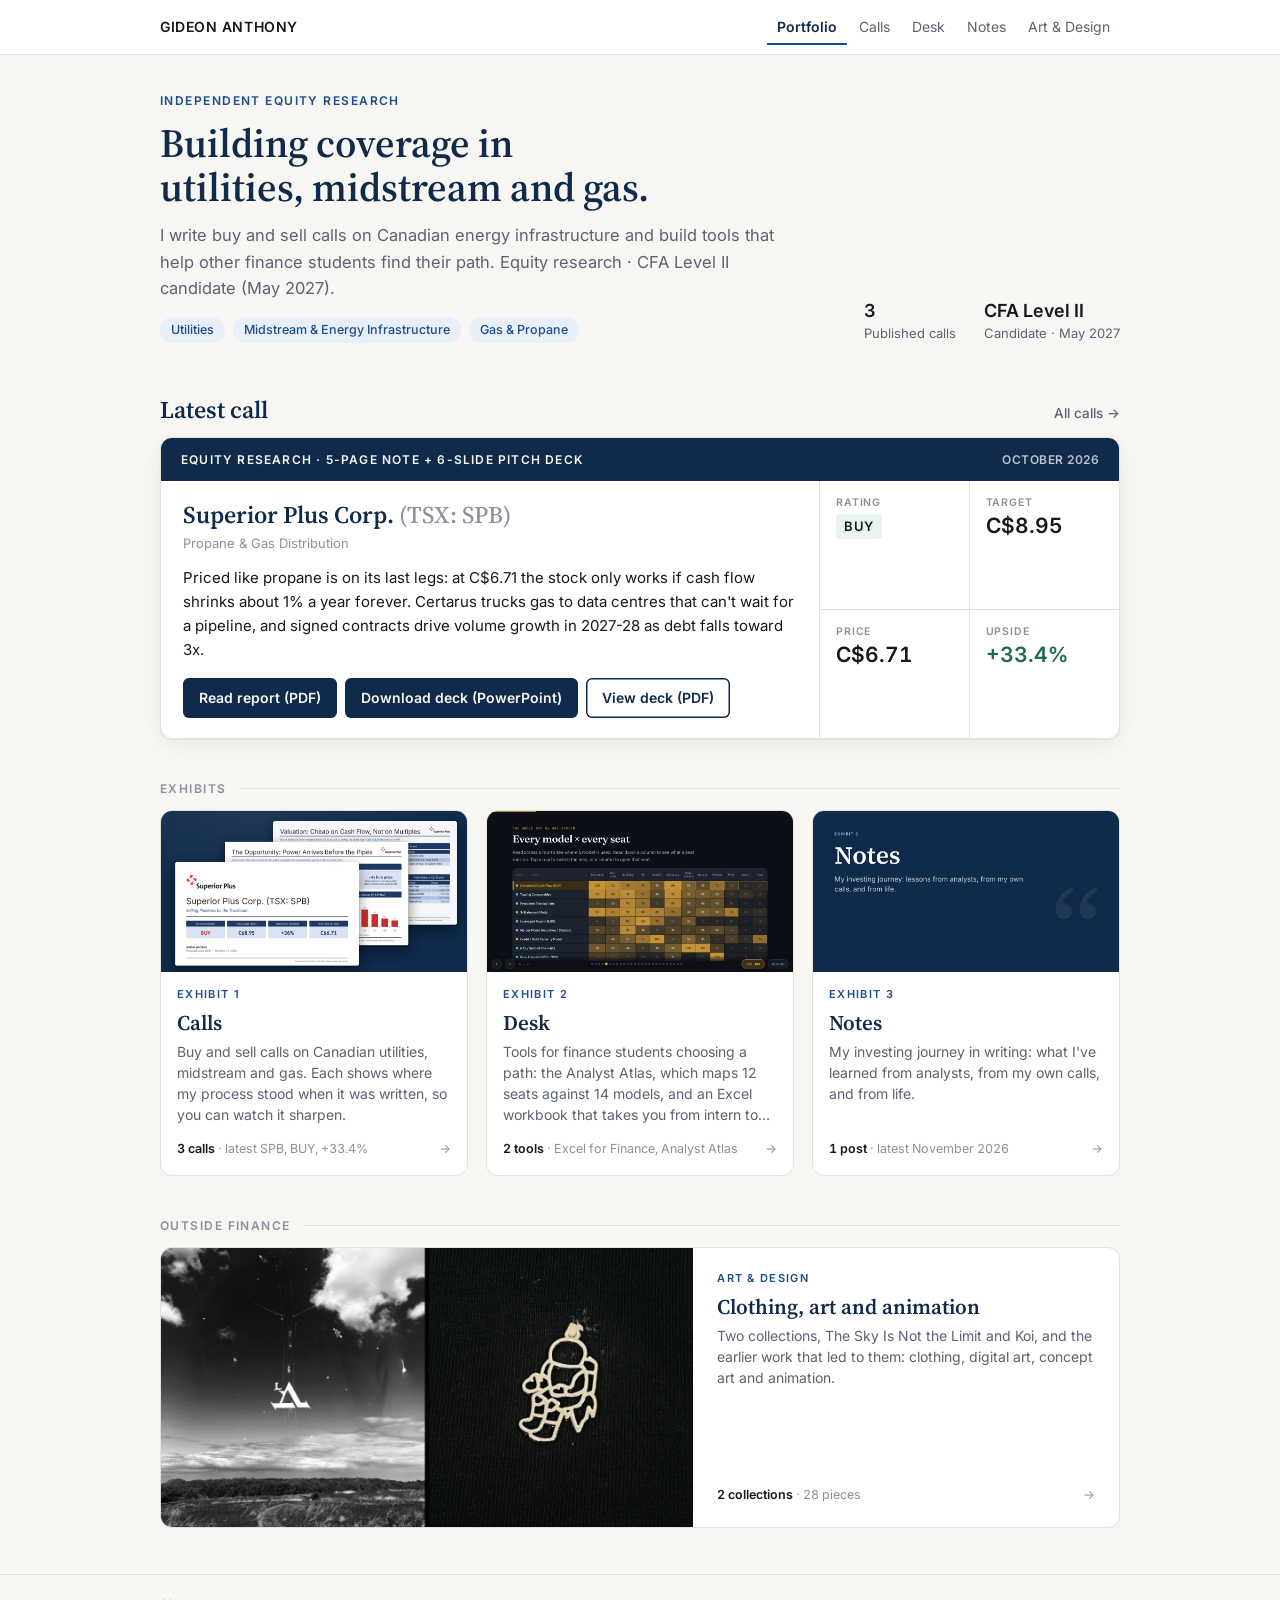
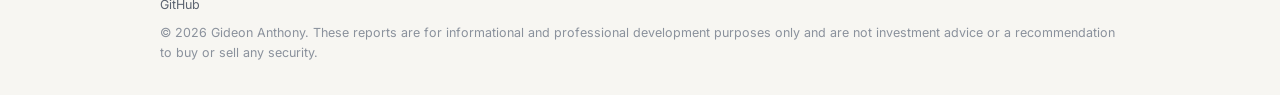
<file: index.html>
<!doctype html>
<html lang="en">
<head>
<meta charset="utf-8">
<meta name="viewport" content="width=device-width, initial-scale=1, viewport-fit=cover">
<title>Gideon Anthony · Portfolio</title>
<meta name="description" content="Gideon Anthony: independent equity research on Canadian utilities, midstream and gas, tools for finance students, notes, and creative work.">
<meta property="og:title" content="Gideon Anthony · Independent Equity Research">
<meta property="og:description" content="Independent equity research focused on utilities, midstream and gas, with how my process has developed from report to report.">
<meta property="og:type" content="website">
<meta property="og:url" content="https://gidant12-svg.github.io/">
<meta property="og:image" content="https://gidant12-svg.github.io/og-image.png">
<meta property="og:image:width" content="1200">
<meta property="og:image:height" content="630">
<meta property="og:image:alt" content="Gideon Anthony, Independent Equity Research: utilities, midstream and gas">
<meta name="twitter:card" content="summary_large_image">
<meta name="twitter:title" content="Gideon Anthony · Independent Equity Research">
<meta name="twitter:description" content="Buy and sell calls in utilities, midstream and gas.">
<meta name="twitter:image" content="https://gidant12-svg.github.io/og-image.png">
<link rel="icon" href="favicon.svg" type="image/svg+xml">
<link rel="preconnect" href="https://fonts.googleapis.com">
<link rel="preconnect" href="https://fonts.gstatic.com" crossorigin>
<link href="https://fonts.googleapis.com/css2?family=Inter:wght@400;500;600&family=Source+Serif+4:opsz,wght@8..60,500;8..60,600&display=swap" rel="stylesheet">
<link rel="stylesheet" href="assets/site.css?v=20261116e">
</head>
<body>
<a class="skip" href="#main">Skip to content</a>
<header class="site">
  <div class="wrap top">
    <a class="brand" href="./">GIDEON ANTHONY</a>
    <nav aria-label="Pages"><a href="./" aria-current="page">Portfolio</a><a href="calls/">Calls</a><a href="desk/">Desk</a><a href="notes/">Notes</a><a href="studio/">Art &amp; Design</a></nav>
  </div>
</header>

<main id="main">
  <div class="wrap hero">
    <div class="hero-main">
      <p class="eyebrow">Independent Equity Research</p>
      <h1>Building coverage in utilities, midstream and gas.</h1>
      <p class="lede">I write buy and sell calls on Canadian energy infrastructure and build tools that help other finance students find their path. Equity research · CFA Level II candidate (May 2027).</p>
      <div class="focus"><span class="chip">Utilities</span><span class="chip">Midstream &amp; Energy Infrastructure</span><span class="chip">Gas &amp; Propane</span></div>
      <div class="contact" id="contact"></div>
    </div>
    <div class="stats" id="stats"><div><b>CFA Level II</b>Candidate · May 2027</div></div>
  </div>

  <section class="wrap block" aria-labelledby="latest">
    <div class="sec-head"><h2 id="latest">Latest call</h2><a class="back" style="margin:0" href="calls/">All calls →</a></div>
    <div id="featured" class="note"><p class="empty">Loading the latest call…</p></div>
    <noscript><p class="sub">Read the reports directly: <a href="reports/SPB_Initiation_Oct2026.pdf">Superior Plus (SPB)</a> · <a href="reports/ENB_Initiation_Dec2025.pdf">Enbridge (ENB)</a> · <a href="reports/NVDA_Initiation_Jan2026.pdf">NVIDIA (NVDA)</a></p></noscript>
  </section>

  <section class="wrap block" aria-labelledby="exh">
    <h2 id="exh" class="side-label" style="font-family:var(--sans);font-size:12px;color:var(--faint)">Exhibits</h2>
    <div class="exhibits">
      <a class="card" href="calls/">
        <div class="pic"><img src="images/cards/calls.jpg" alt="Pages from the Superior Plus pitch deck" width="1200" height="630" loading="lazy"></div>
        <div class="txt"><span class="ex">Exhibit 1</span><h3>Calls</h3>
          <p>Buy and sell calls on Canadian utilities, midstream and gas. Each shows where my process stood when it was written, so you can watch it sharpen.</p>
          <span class="live" data-live="calls">Equity research reports</span></div>
      </a>
      <a class="card" href="desk/">
        <div class="pic"><img src="images/cards/desk.jpg" alt="The Analyst Atlas heatmap of finance models against analyst seats" width="1200" height="630" loading="lazy"></div>
        <div class="txt"><span class="ex">Exhibit 2</span><h3>Desk</h3>
          <p>Tools for finance students choosing a path: the Analyst Atlas, which maps 12 seats against 14 models, and an Excel workbook that takes you from intern to VP.</p>
          <span class="live" data-live="desk">Tools for finance students</span></div>
      </a>
      <a class="card" href="notes/">
        <div class="pic"><img src="images/cards/notes.jpg" alt="Notes" width="1200" height="630" loading="lazy"></div>
        <div class="txt"><span class="ex">Exhibit 3</span><h3>Notes</h3>
          <p>My investing journey in writing: what I've learned from analysts, from my own calls, and from life.</p>
          <span class="live" data-live="notes">Blog</span></div>
      </a>
    </div>
  </section>

  <section class="wrap block" aria-labelledby="outside">
    <h2 id="outside" class="side-label" style="font-family:var(--sans);font-size:12px;color:var(--faint)">Outside finance</h2>
    <a class="card wide" href="studio/">
      <div class="pic"><img src="images/cards/studio.jpg" alt="A black-and-white composite with the LA monogram, beside an astronaut charm on black knit" width="1200" height="630" loading="lazy"></div>
      <div class="txt"><span class="ex">Art &amp; Design</span><h3>Clothing, art and animation</h3>
        <p>Two collections, The Sky Is Not the Limit and Koi, and the earlier work that led to them: clothing, digital art, concept art and animation.</p>
        <span class="live" data-live="studio">Creative work</span></div>
    </a>
  </section>
</main>

<footer class="site">
  <div class="wrap">
    <div class="fl" id="footLinks"></div>
    © <span data-year>2026</span> Gideon Anthony. These reports are for informational and professional development purposes only and are not investment advice or a recommendation to buy or sell any security.
  </div>
</footer>

<script src="assets/site.js?v=20261116e"></script>
<script>
const {get, esc, num, url, badgeClass, byDate, fileButtons, contactLinks, footer} = Site;
Promise.all(['site.json','reports.json','timeline.json','desk.json','notes.json','art.json'].map(get))
.then(([site, reports, timeline, desk, notes, studio]) => {
  reports = (reports||[]).sort(byDate); timeline = timeline||[]; desk = desk||[]; notes = Array.isArray(notes) ? notes : (notes && notes.posts) || []; studio = studio||{collections:[],journey:[]};
  document.getElementById('contact').innerHTML = contactLinks(site);
  footer(site);

  const cur = timeline.find(t => t.current);
  document.getElementById('stats').innerHTML =
    `<div><b>${reports.length}</b>Published calls</div>` +
    (cur ? `<div><b>${esc(cur.title)}</b>In progress</div>` : '') +
    `<div><b>CFA Level II</b>Candidate · May 2027</div>`;

  // Featured call: always the newest report, laid out like the front box of a research note.
  const r = reports[0], f = document.getElementById('featured');
  if (r) {
    const up = num(r.upside);
    f.innerHTML = `
      <div class="note-head"><span>Equity research · ${esc(r.format)}</span><span>${esc(r.written)}</span></div>
      <div class="note-body">
        <div class="note-main">
          <p class="note-co">${esc(r.company)} <span style="color:var(--faint);font-weight:500">(${esc(r.exchange.split(' ')[0])}: ${esc(r.ticker)})</span></p>
          <div class="note-meta">${esc(r.sector)}</div>
          <p class="note-thesis">${esc(r.thesis)}</p>
          <div class="note-actions">${fileButtons(r)}</div>
        </div>
        <div class="note-box">
          <div class="rating"><span>Rating</span><b><span class="badge ${badgeClass(r.rating)}" style="font-size:13px">${esc(r.rating)}</span></b></div>
          <div><span>Target</span><b>${esc(r.target)}</b></div>
          <div><span>Price</span><b>${esc(r.price)}</b></div>
          <div><span>Upside</span><b class="${up<0?'neg':'pos'}">${esc(r.upside)}</b></div>
        </div>
      </div>`;
  } else f.innerHTML = '<p class="empty">No calls published yet.</p>';

  // Live detail line on each exhibit card.
  const live = {
    calls: r ? `<span><b>${reports.length} call${reports.length===1?'':'s'}</b> · latest ${esc(r.ticker)}, ${esc(r.rating.split(' ')[0])}, ${esc(r.upside)}</span>` : '<span>First call coming soon</span>',
    desk: (() => { const ready = desk.filter(d => !d.soon); return ready.length ? `<span><b>${ready.length} tool${ready.length===1?'':'s'}</b> · ${esc(ready.map(d => d.title.split(':')[0].replace(/^The /,'')).join(', '))}</span>` : '<span>First tool coming soon</span>'; })(),
    notes: notes.length ? `<span><b>${notes.length} post${notes.length===1?'':'s'}</b> · latest ${esc(notes.sort(byDate)[0].when || notes[0].date)}</span>` : '<span>First post coming soon</span>',
    studio: (() => { const C = studio.collections || [], n = C.reduce((a, c) => a + c.works.length, 0) + (studio.journey || []).length; return C.length ? `<span><b>${C.length} collections</b> · ${n} pieces</span>` : '<span>Coming soon</span>'; })()
  };
  document.querySelectorAll('[data-live]').forEach(el => el.innerHTML = live[el.dataset.live]);
});
</script>
</body>
</html>
</file>
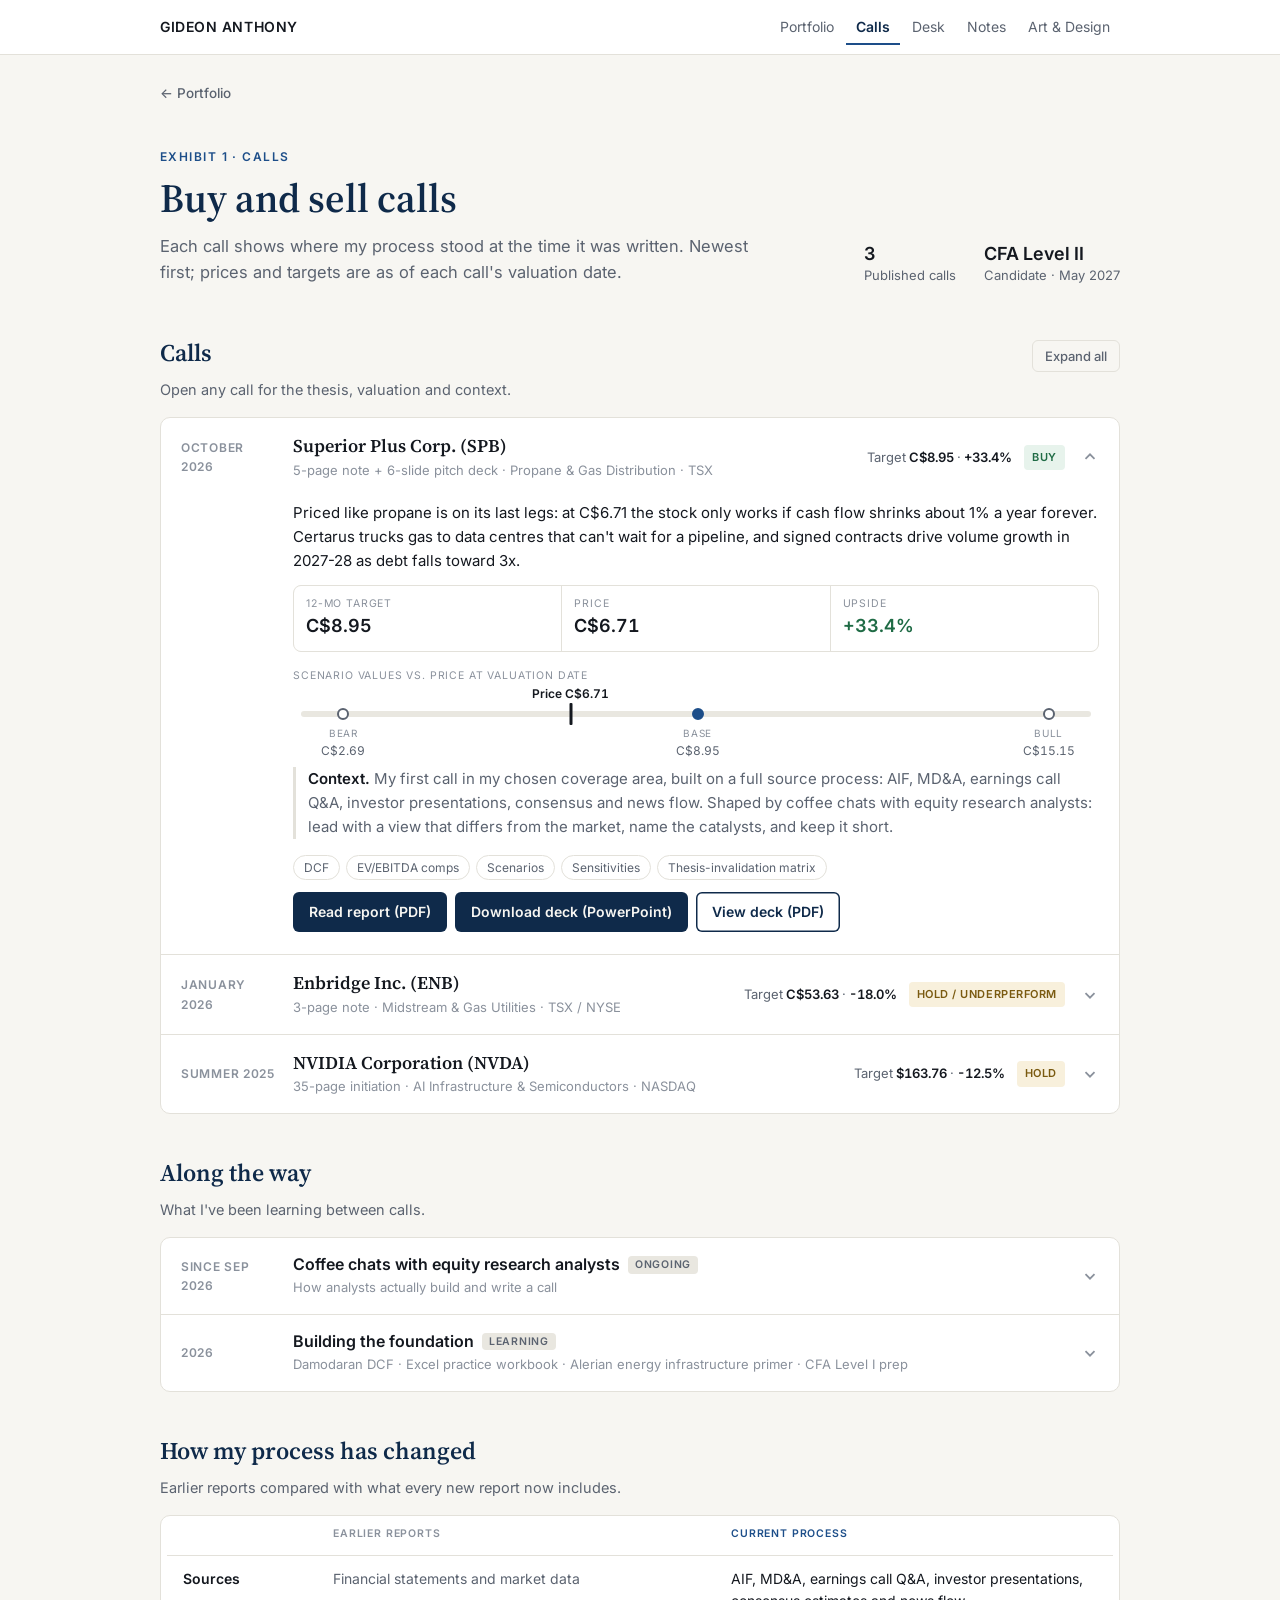
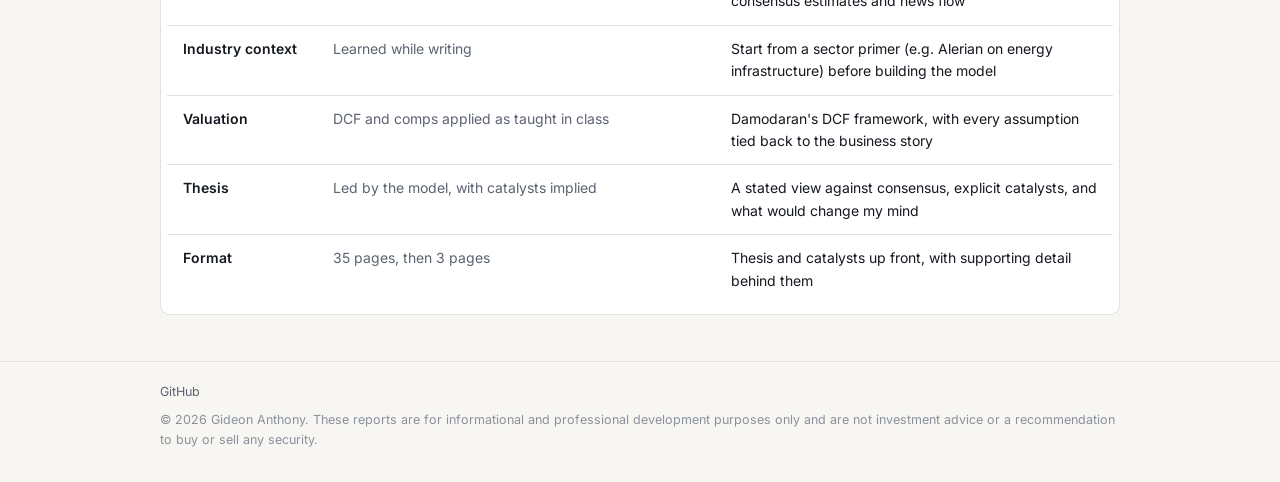
<file: calls/index.html>
<!doctype html>
<html lang="en">
<head>
<meta charset="utf-8">
<meta name="viewport" content="width=device-width, initial-scale=1, viewport-fit=cover">
<title>Calls · Gideon Anthony</title>
<meta name="description" content="Buy and sell calls on Canadian utilities, midstream and gas by Gideon Anthony, with how the research process has developed from report to report.">
<meta property="og:title" content="Calls · Gideon Anthony">
<meta property="og:description" content="Buy and sell calls on Canadian utilities, midstream and gas.">
<meta property="og:type" content="website">
<meta property="og:url" content="https://gidant12-svg.github.io/calls/">
<meta property="og:image" content="https://gidant12-svg.github.io/images/cards/calls.jpg">
<meta name="twitter:card" content="summary_large_image">
<link rel="icon" href="../favicon.svg" type="image/svg+xml">
<link rel="preconnect" href="https://fonts.googleapis.com">
<link rel="preconnect" href="https://fonts.gstatic.com" crossorigin>
<link href="https://fonts.googleapis.com/css2?family=Inter:wght@400;500;600&family=Source+Serif+4:opsz,wght@8..60,500;8..60,600&display=swap" rel="stylesheet">
<link rel="stylesheet" href="../assets/site.css?v=20261116e">
</head>
<body>
<a class="skip" href="#main">Skip to content</a>
<header class="site">
  <div class="wrap top">
    <a class="brand" href="../">GIDEON ANTHONY</a>
    <nav aria-label="Pages"><a href="../">Portfolio</a><a href="./" aria-current="page">Calls</a><a href="../desk/">Desk</a><a href="../notes/">Notes</a><a href="../studio/">Art &amp; Design</a></nav>
  </div>
</header>

<main id="main">
  <div class="wrap"><a class="back" href="../">← Portfolio</a></div>
  <div class="wrap hero">
    <div class="hero-main">
      <p class="eyebrow">Exhibit 1 · Calls</p>
      <h1>Buy and sell calls</h1>
      <p class="lede">Each call shows where my process stood at the time it was written. Newest first; prices and targets are as of each call's valuation date.</p>
    </div>
    <div class="stats" id="stats"></div>
  </div>

  <section class="wrap block" id="calls" aria-labelledby="h-calls">
    <div class="sec-head">
      <h2 id="h-calls">Calls</h2>
      <button class="toggle" id="toggleAll" type="button">Expand all</button>
    </div>
    <p class="sub">Open any call for the thesis, valuation and context.</p>
    <div class="list" id="callList"><p class="empty">Loading…</p></div>
    <noscript><p class="sub">Read the reports directly: <a href="../reports/SPB_Initiation_Oct2026.pdf">Superior Plus (SPB)</a> · <a href="../reports/ENB_Initiation_Dec2025.pdf">Enbridge (ENB)</a> · <a href="../reports/NVDA_Initiation_Jan2026.pdf">NVIDIA (NVDA)</a></p></noscript>
  </section>

  <section class="wrap block" id="along" aria-labelledby="h-along">
    <div class="sec-head"><h2 id="h-along">Along the way</h2></div>
    <p class="sub">What I've been learning between calls.</p>
    <div class="list" id="milestones"><p class="empty">Loading…</p></div>
  </section>

  <section class="wrap block" id="process" aria-labelledby="h-process">
    <div class="sec-head"><h2 id="h-process">How my process has changed</h2></div>
    <p class="sub">Earlier reports compared with what every new report now includes.</p>
    <div class="list"><div class="detail" style="padding:6px 6px 10px">
      <div class="cmp">
        <div class="h"></div><div class="h">Earlier reports</div><div class="h n">Current process</div>
        <div class="k">Sources</div><div class="then">Financial statements and market data</div><div class="now">AIF, MD&amp;A, earnings call Q&amp;A, investor presentations, consensus estimates and news flow</div>
        <div class="k">Industry context</div><div class="then">Learned while writing</div><div class="now">Start from a sector primer (e.g. Alerian on energy infrastructure) before building the model</div>
        <div class="k">Valuation</div><div class="then">DCF and comps applied as taught in class</div><div class="now">Damodaran's DCF framework, with every assumption tied back to the business story</div>
        <div class="k">Thesis</div><div class="then">Led by the model, with catalysts implied</div><div class="now">A stated view against consensus, explicit catalysts, and what would change my mind</div>
        <div class="k">Format</div><div class="then">35 pages, then 3 pages</div><div class="now">Thesis and catalysts up front, with supporting detail behind them</div>
      </div>
    </div></div>
  </section>
</main>

<footer class="site">
  <div class="wrap">
    <div class="fl" id="footLinks"></div>
    © <span data-year>2026</span> Gideon Anthony. These reports are for informational and professional development purposes only and are not investment advice or a recommendation to buy or sell any security.
  </div>
</footer>

<script src="../assets/site.js?v=20261116e"></script>
<script>
const {get, esc, byDate, reportItem, milestoneItem, footer} = Site;
Promise.all(['site.json','reports.json','timeline.json'].map(get)).then(([site, reports, timeline]) => {
  footer(site);
  reports = (reports||[]).sort(byDate); timeline = (timeline||[]).sort(byDate);
  const cur = timeline.find(t => t.current);
  // The call being written (if any) sits on top of the published calls; other milestones go below.
  const calls = (cur ? [milestoneItem(cur)] : []).concat(reports.map((r,i) => reportItem(r, i===0 && !cur)));
  document.getElementById('callList').innerHTML = calls.length ? calls.join('') : '<p class="empty">No calls yet.</p>';
  const rest = timeline.filter(t => !t.current);
  document.getElementById('milestones').innerHTML = rest.length ? rest.map(milestoneItem).join('') : '<p class="empty">Nothing to show yet.</p>';
  document.getElementById('stats').innerHTML =
    `<div><b>${reports.length}</b>Published calls</div>` +
    (cur ? `<div><b>${esc(cur.title)}</b>In progress</div>` : '') +
    `<div><b>CFA Level II</b>Candidate · May 2027</div>`;
});
document.getElementById('toggleAll').addEventListener('click', e => {
  const items = [...document.querySelectorAll('#callList details')];
  const open = !items.every(d => d.open);
  items.forEach(d => d.open = open);
  e.target.textContent = open ? 'Collapse all' : 'Expand all';
});
</script>
</body>
</html>
</file>
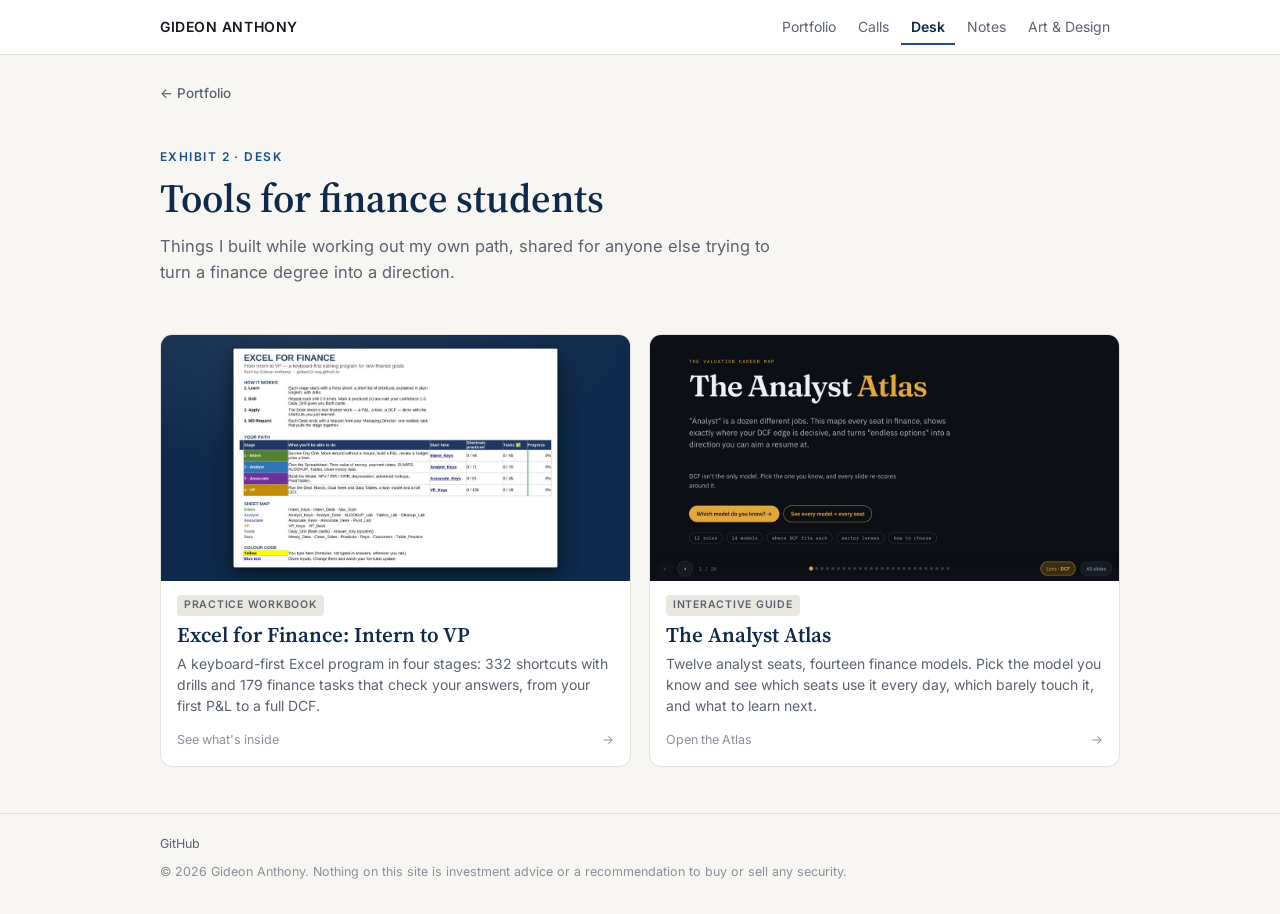
<file: desk/index.html>
<!doctype html>
<html lang="en">
<head>
<meta charset="utf-8">
<meta name="viewport" content="width=device-width, initial-scale=1, viewport-fit=cover">
<title>Desk · Gideon Anthony</title>
<meta name="description" content="Tools for finance students choosing a path, including the Analyst Atlas: 12 analyst seats mapped against 14 finance models.">
<meta property="og:title" content="Desk · Gideon Anthony">
<meta property="og:description" content="Tools for finance students choosing a path, including the Analyst Atlas: 12 analyst seats mapped against 14 finance models.">
<meta property="og:type" content="website">
<meta property="og:url" content="https://gidant12-svg.github.io/desk/">
<meta property="og:image" content="https://gidant12-svg.github.io/images/cards/desk.jpg">
<meta name="twitter:card" content="summary_large_image">
<link rel="icon" href="../favicon.svg" type="image/svg+xml">
<link rel="preconnect" href="https://fonts.googleapis.com">
<link rel="preconnect" href="https://fonts.gstatic.com" crossorigin>
<link href="https://fonts.googleapis.com/css2?family=Inter:wght@400;500;600&family=Source+Serif+4:opsz,wght@8..60,500;8..60,600&display=swap" rel="stylesheet">
<link rel="stylesheet" href="../assets/site.css?v=20261116e">
</head>
<body>
<a class="skip" href="#main">Skip to content</a>
<header class="site">
  <div class="wrap top">
    <a class="brand" href="../">GIDEON ANTHONY</a>
    <nav aria-label="Pages"><a href="../">Portfolio</a><a href="../calls/">Calls</a><a href="../desk/" aria-current="page">Desk</a><a href="../notes/">Notes</a><a href="../studio/">Art &amp; Design</a></nav>
  </div>
</header>
<main id="main">
  <div class="wrap"><a class="back" href="../">← Portfolio</a></div>
  <div class="wrap hero"><div class="hero-main">
    <p class="eyebrow">Exhibit 2 · Desk</p>
    <h1>Tools for finance students</h1>
    <p class="lede">Things I built while working out my own path, shared for anyone else trying to turn a finance degree into a direction.</p>
  </div></div>
  <section class="wrap block" aria-label="Tools">
    <div class="entries" id="entries"><p class="empty">Loading…</p></div>
    <noscript><p class="sub"><a href="atlas/">Open the Analyst Atlas</a></p></noscript>
  </section>
</main>
<footer class="site">
  <div class="wrap">
    <div class="fl" id="footLinks"></div>
    © <span data-year>2026</span> Gideon Anthony. Nothing on this site is investment advice or a recommendation to buy or sell any security.
  </div>
</footer>
<script src="../assets/site.js?v=20261116e"></script>
<script>
const {get, esc, url, byDate, footer} = Site;
Promise.all(['site.json','desk.json'].map(get)).then(([site, desk]) => {
  footer(site);
  desk = (desk||[]).sort(byDate);
  const ready = desk.filter(d => !d.soon), soon = desk.filter(d => d.soon);
  document.getElementById('entries').innerHTML =
    ready.map(d => `<a class="card entry" href="${esc(url(d.url))}">
      ${d.image ? `<div class="pic"><img src="${esc(url(d.image))}" alt="${esc(d.alt||d.title)}" width="1200" height="630" loading="lazy"></div>` : ''}
      <div class="txt"><span class="kind">${esc(d.kind)}</span><h3>${esc(d.title)}</h3><p>${esc(d.summary)}</p>
      <span class="live"><span>${esc(d.cta || 'Open')}</span></span></div></a>`).join('') +
    soon.map(d => `<div class="coming"><b>${esc(d.title)}</b> · coming soon<br>${esc(d.summary)}</div>`).join('') ||
    '<p class="empty">The first tool is on its way.</p>';
});
</script>
</body>
</html>
</file>
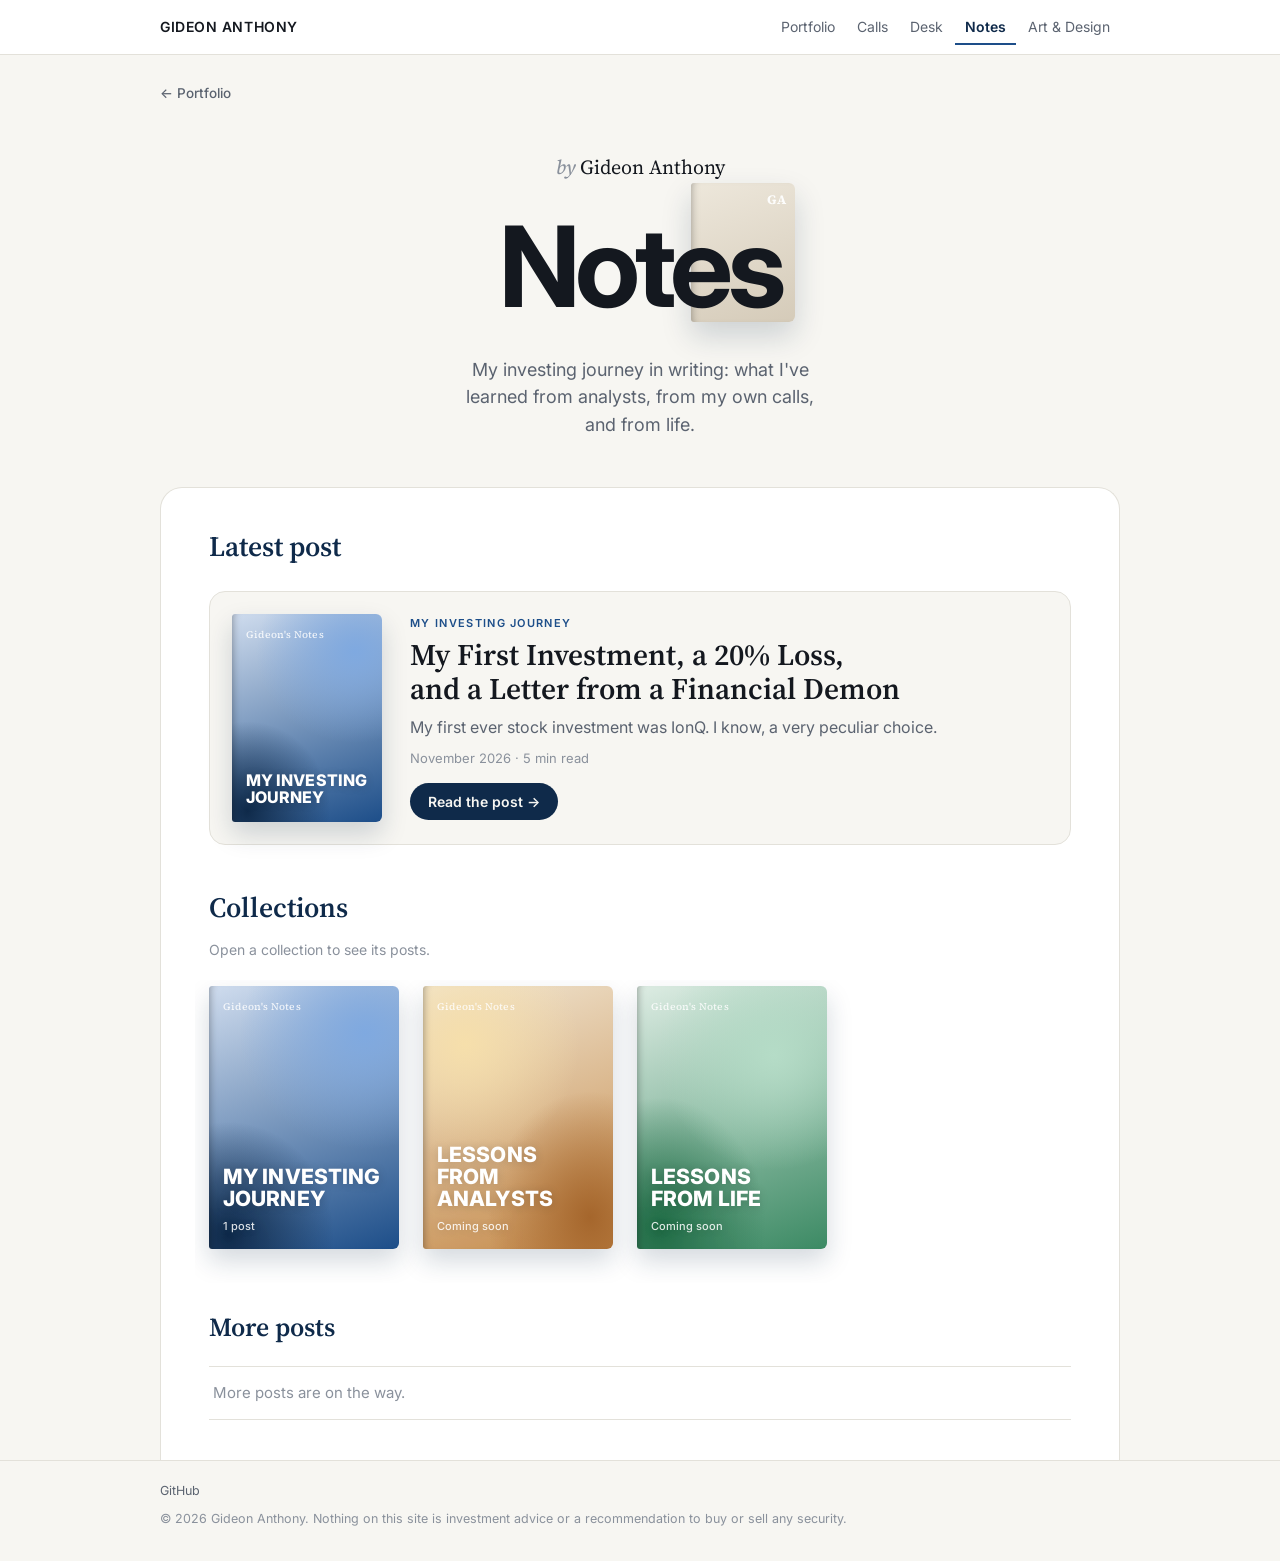
<file: notes/index.html>
<!doctype html>
<html lang="en">
<head>
<meta charset="utf-8">
<meta name="viewport" content="width=device-width, initial-scale=1, viewport-fit=cover">
<title>Notes · Gideon Anthony</title>
<meta name="description" content="Blog posts by Gideon Anthony on his investing journey and what he has learned from analysts and from life.">
<meta property="og:title" content="Notes · Gideon Anthony">
<meta property="og:description" content="Blog posts by Gideon Anthony on his investing journey and what he has learned from analysts and from life.">
<meta property="og:type" content="website">
<meta property="og:url" content="https://gidant12-svg.github.io/notes/">
<meta property="og:image" content="https://gidant12-svg.github.io/images/cards/notes.jpg">
<meta name="twitter:card" content="summary_large_image">
<link rel="icon" href="../favicon.svg" type="image/svg+xml">
<link rel="preconnect" href="https://fonts.googleapis.com">
<link rel="preconnect" href="https://fonts.gstatic.com" crossorigin>
<link href="https://fonts.googleapis.com/css2?family=Inter:wght@400;500;600;700;800&family=Source+Serif+4:opsz,wght@8..60,500;8..60,600&display=swap" rel="stylesheet">
<link rel="stylesheet" href="../assets/site.css?v=20261116i">
</head>
<body class="nt-page">
<a class="skip" href="#main">Skip to content</a>
<header class="site">
  <div class="wrap top">
    <a class="brand" href="../">GIDEON ANTHONY</a>
    <nav aria-label="Pages"><a href="../">Portfolio</a><a href="../calls/">Calls</a><a href="../desk/">Desk</a><a href="../notes/" aria-current="page">Notes</a><a href="../studio/">Art &amp; Design</a></nav>
  </div>
</header>
<main id="main">
  <div class="wrap"><a class="back" href="../">← Portfolio</a></div>
  <div class="wrap nt-hero">
    <p class="nt-by"><i>by</i>Gideon Anthony</p>
    <div class="nt-mark"><span class="nb" aria-hidden="true"></span><h1>Notes</h1></div>
    <p class="nt-lede">My investing journey in writing: what I've learned from analysts, from my own calls, and from life.</p>
  </div>

  <div class="wrap">
    <div class="nt-sheet">
      <section id="featBox" aria-labelledby="h-feat" hidden>
        <div class="nt-row"><h2 id="h-feat">Latest post</h2></div>
        <div id="feat"></div>
      </section>
      <div class="nt-row">
        <h2 id="h-coll">Collections</h2>
        <div class="tools"><button type="button" id="shelfNext" aria-label="Scroll collections">→</button></div>
      </div>
      <p class="nt-hint">Open a collection to see its posts.</p>
      <div class="shelf" id="shelf" aria-labelledby="h-coll"></div>

      <div id="collView" hidden></div>

      <div class="nt-cols" id="cols">
        <section aria-labelledby="h-start"><h2 id="h-start">Start here</h2><ul class="nt-list" id="startList"></ul></section>
        <section aria-labelledby="h-latest"><h2 id="h-latest">Latest posts</h2><ul class="nt-list" id="latestList"></ul></section>
      </div>
    </div>
  </div>
</main>
<footer class="site">
  <div class="wrap">
    <div class="fl" id="footLinks"></div>
    © <span data-year>2026</span> Gideon Anthony. Nothing on this site is investment advice or a recommendation to buy or sell any security.
  </div>
</footer>
<script src="../assets/site.js?v=20261116e"></script>
<script>
const {get, esc, url, byDate, footer} = Site;
let C = [], P = [];
const meta = p => `${esc(p.when || p.date)}${p.read ? ' · ' + esc(p.read) + ' read' : ''}`;
// Every post in a list is one whole clickable row, ending in an arrow.
const item = p => `<li><a href="${esc(url(p.url))}"><span><b>${esc(p.title)}</b><small>${meta(p)}</small></span><i aria-hidden="true">→</i></a></li>`;
// The newest post gets a featured card at the top of the page.
const featCard = p => {
  const c = C.find(x => x.id === p.collection);
  return `<a class="nt-feat" href="${esc(url(p.url))}">
    <span class="cv book bk-${esc(p.collection || 'journey')}" aria-hidden="true"><span class="bk-top">Gideon's Notes</span><span class="bk-title">${esc(c ? c.title : '')}</span></span>
    <span class="tx">
      ${c ? `<span class="k">${esc(c.title)}</span>` : ''}
      <span class="t">${esc(p.title)}</span>
      ${p.excerpt ? `<span class="x">${esc(p.excerpt)}</span>` : ''}
      <span class="m">${meta(p)}</span>
      <span class="go">Read the post →</span>
    </span></a>`;
};
const soon = t => `<li class="soon">${t}</li>`;

function render(){
  const id = location.hash.slice(1), coll = C.find(c => c.id === id);
  document.getElementById('shelf').innerHTML = C.map(c => {
    const n = P.filter(p => p.collection === c.id).length;
    return `<a class="book bk-${esc(c.id)}${coll && coll.id === c.id ? ' on' : ''}" href="#${esc(c.id)}">
      <span class="bk-top">Gideon's Notes</span>
      <span class="bk-title">${esc(c.title)}<span class="bk-n">${n ? n + ' post' + (n === 1 ? '' : 's') : 'Coming soon'}</span></span></a>`;
  }).join('');
  const sh = document.getElementById('shelf');
  requestAnimationFrame(() => { document.getElementById('shelfNext').hidden = sh.scrollWidth <= sh.clientWidth + 2; });
  const view = document.getElementById('collView'), cols = document.getElementById('cols');
  if (coll) {
    const posts = P.filter(p => p.collection === coll.id);
    view.innerHTML = `<div class="nt-coll-head"><div><h2>${esc(coll.title)}</h2><p>${esc(coll.blurb)}</p></div><a class="back" style="margin:0" href="#">← All notes</a></div>
      <ul class="nt-list" style="margin-top:20px">${posts.length ? posts.map(item).join('') : soon('The first post in this collection is on its way.')}</ul>`;
    view.hidden = false; cols.hidden = true;
  } else {
    view.hidden = true; cols.hidden = false;
    const top = P[0], rest = P.slice(1);
    document.getElementById('featBox').hidden = !top;
    document.getElementById('feat').innerHTML = top ? featCard(top) : '';
    const start = P.filter(p => p.featured && p !== top).slice(0, 6);
    document.getElementById('startList').closest('section').hidden = !start.length;
    document.getElementById('startList').innerHTML = start.map(item).join('');
    document.getElementById('latestList').innerHTML = rest.length ? rest.slice(0, 8).map(item).join('')
      : soon(top ? 'More posts are on the way.' : 'Posts will follow my investing journey, lessons from analysts, and from life.');
    document.getElementById('h-latest').textContent = top ? 'More posts' : 'Latest posts';
  }
}
Promise.all(['site.json','notes.json'].map(get)).then(([site, notes]) => {
  footer(site);
  notes = notes || {};
  C = notes.collections || [];
  P = (Array.isArray(notes) ? notes : notes.posts || []).sort(byDate);
  render();
});
window.addEventListener('hashchange', render);
document.getElementById('shelfNext').addEventListener('click', () => {
  const s = document.getElementById('shelf');
  s.scrollBy({left: s.clientWidth * 0.8, behavior: 'smooth'});
});
</script>
</body>
</html>
</file>
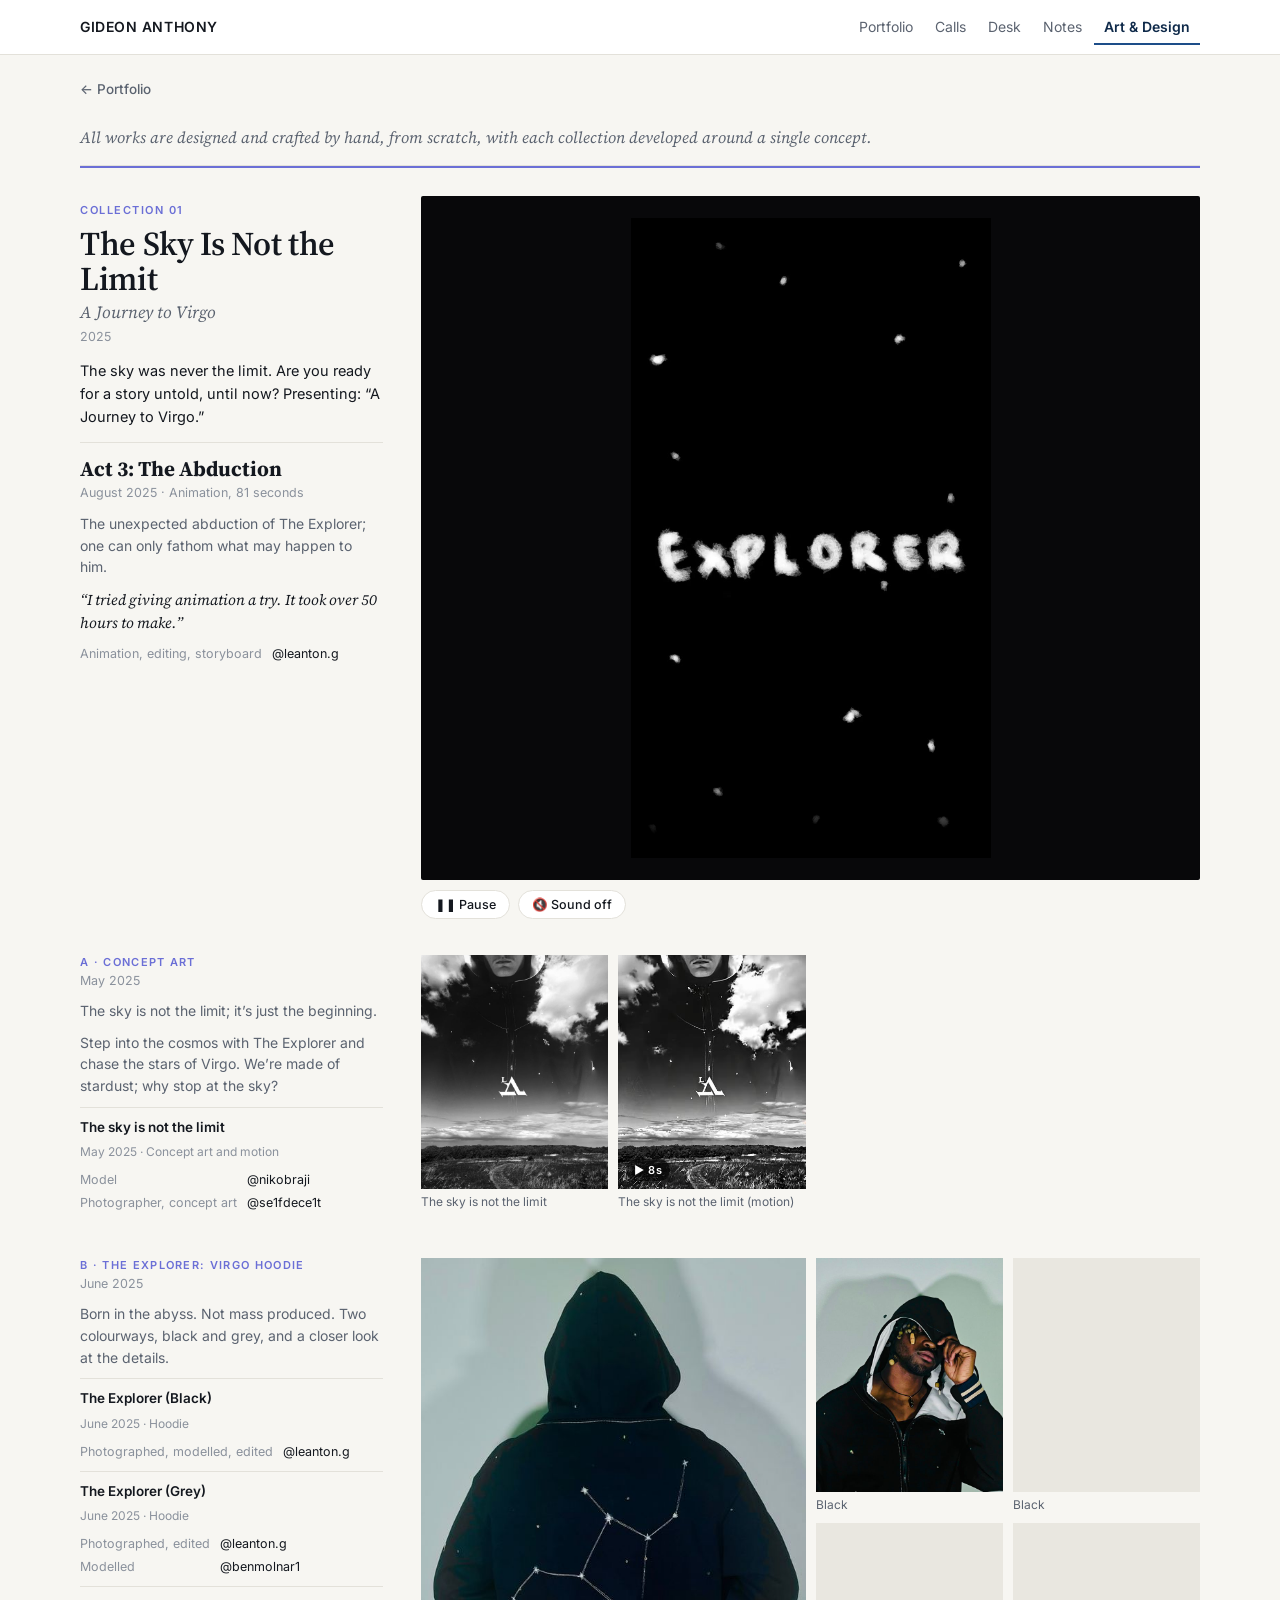
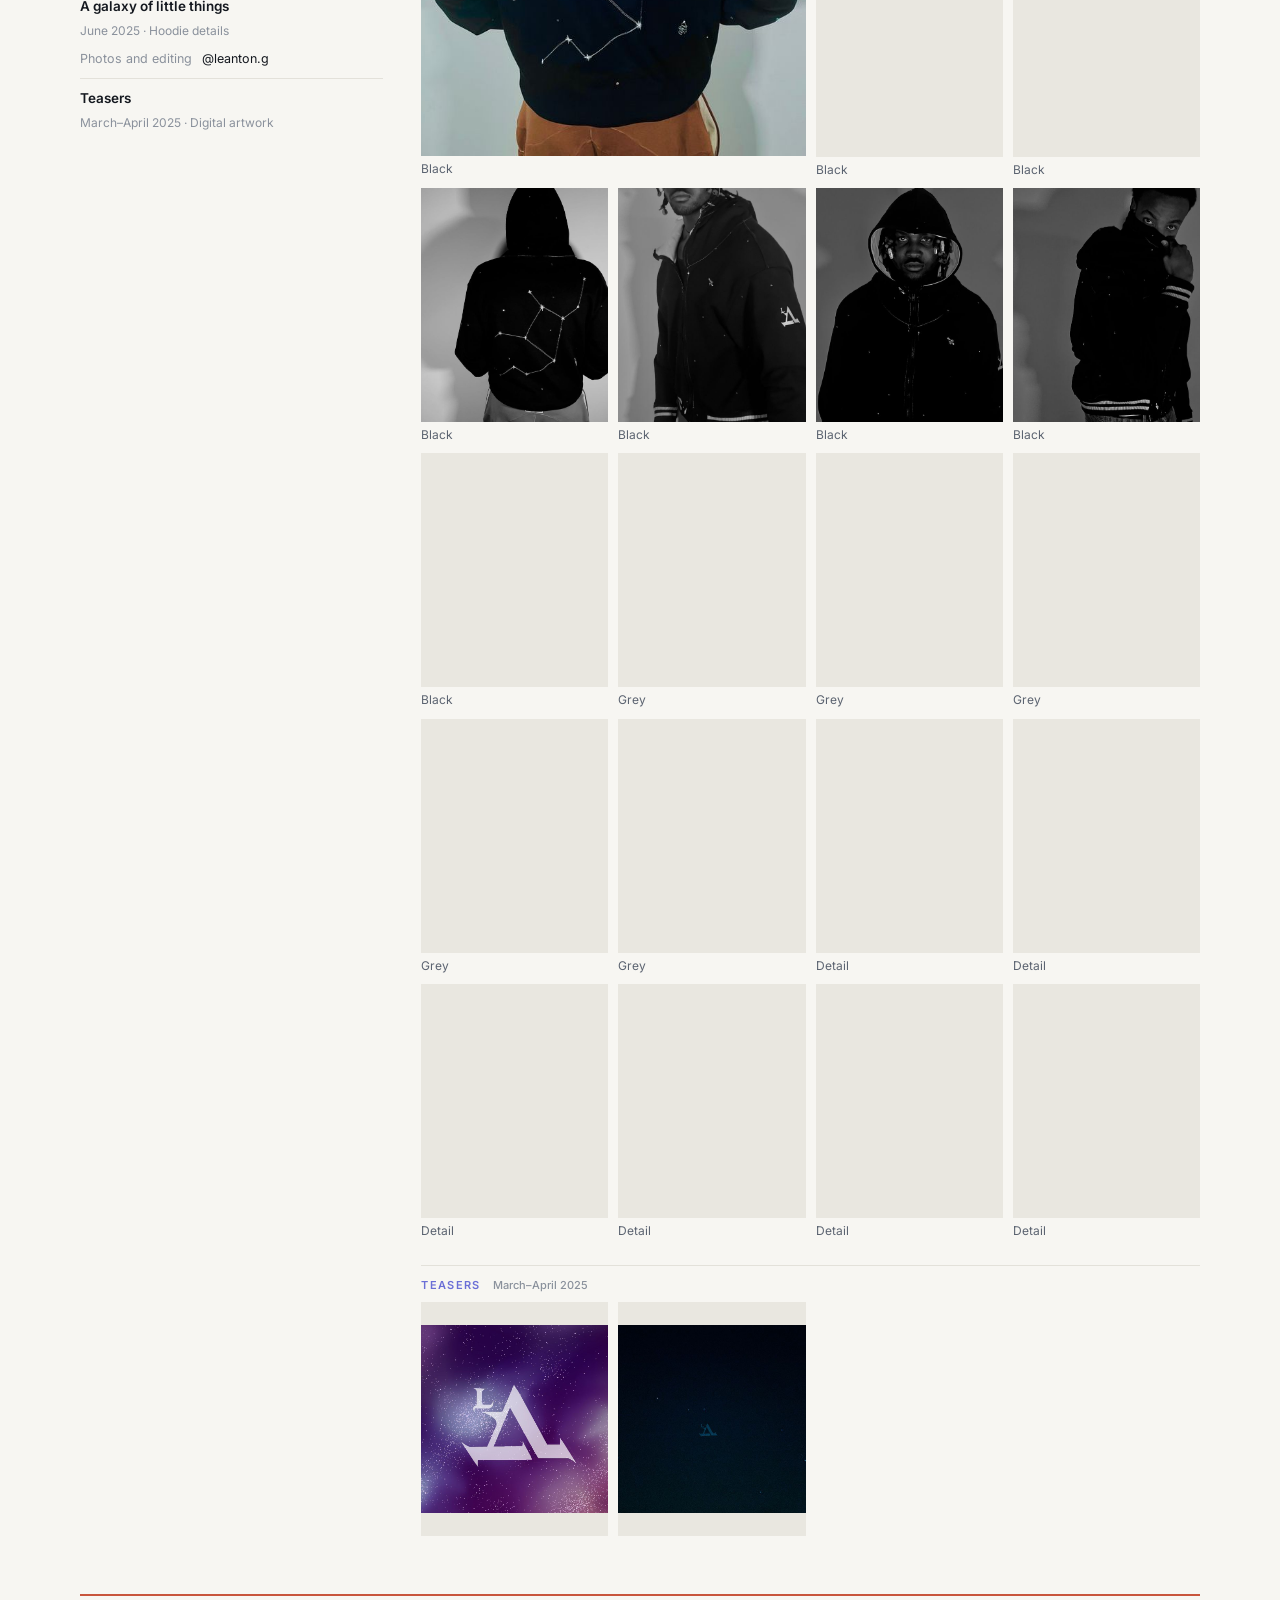
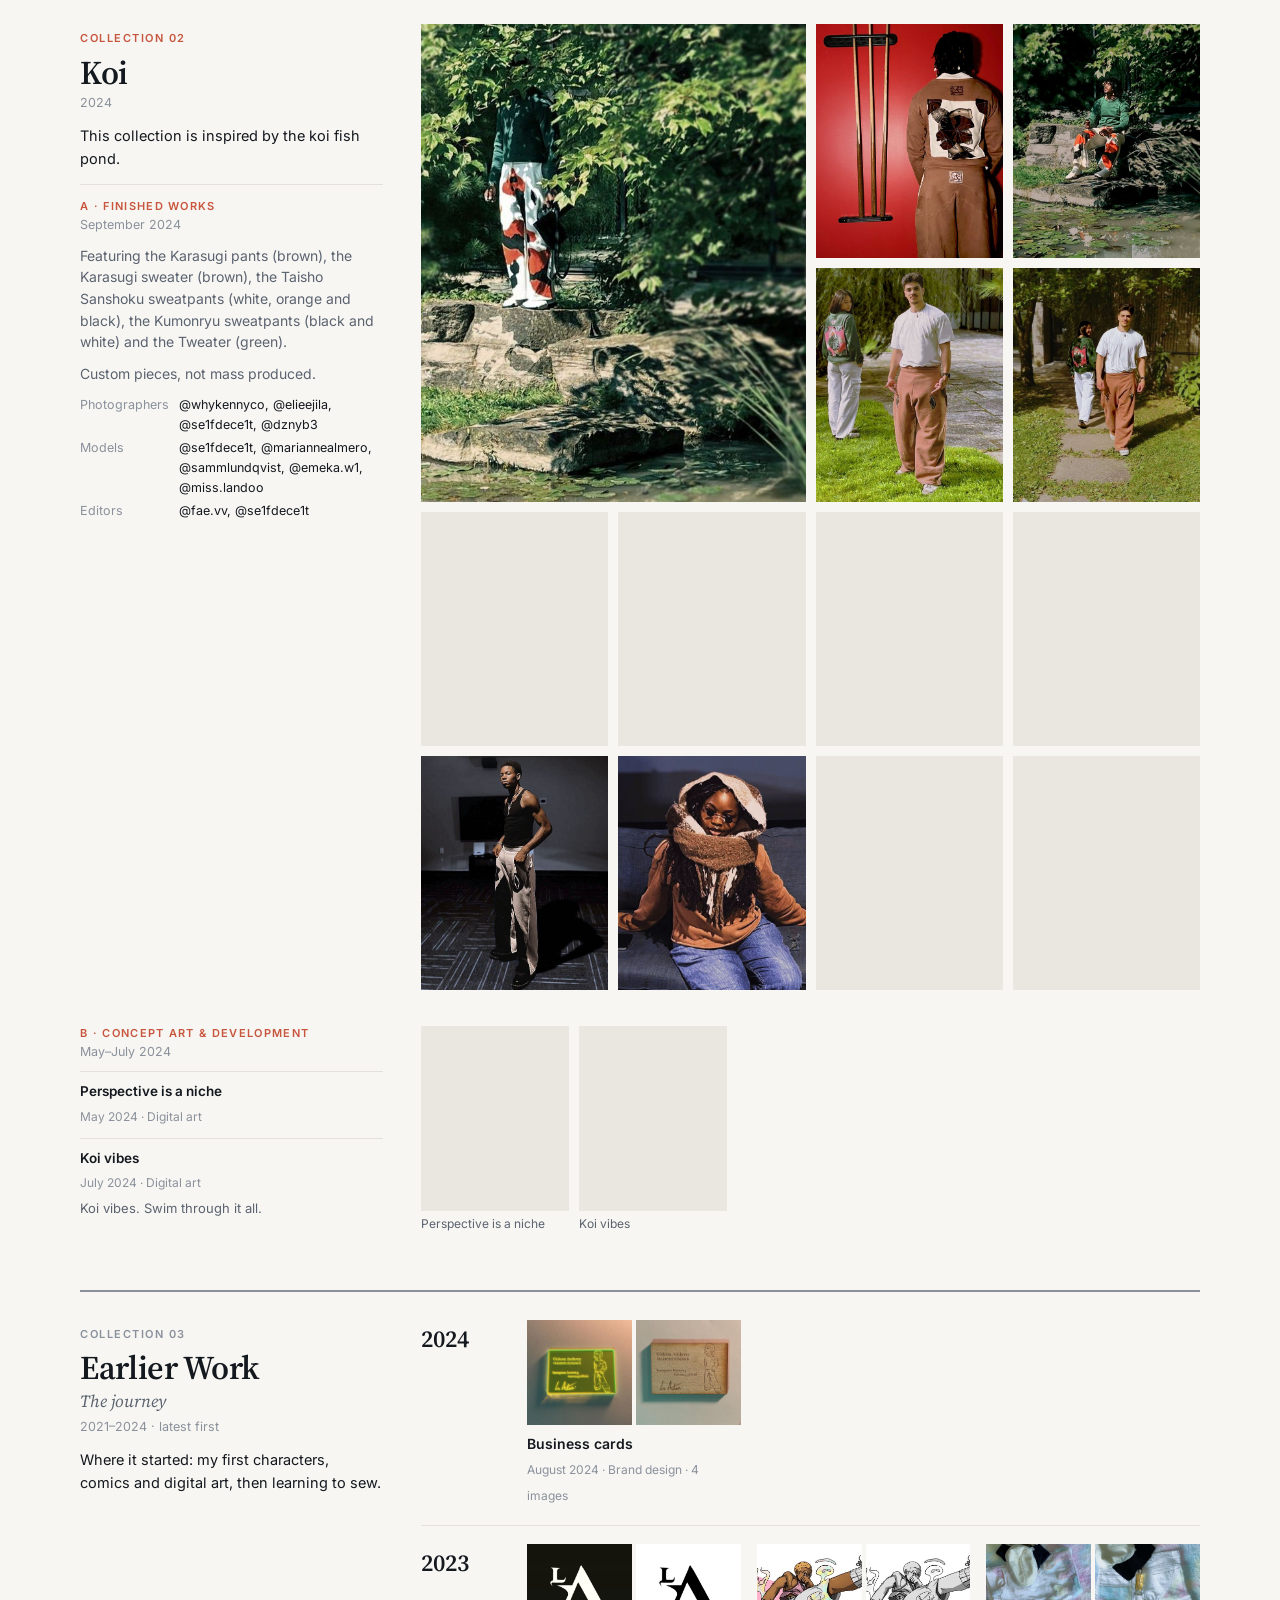
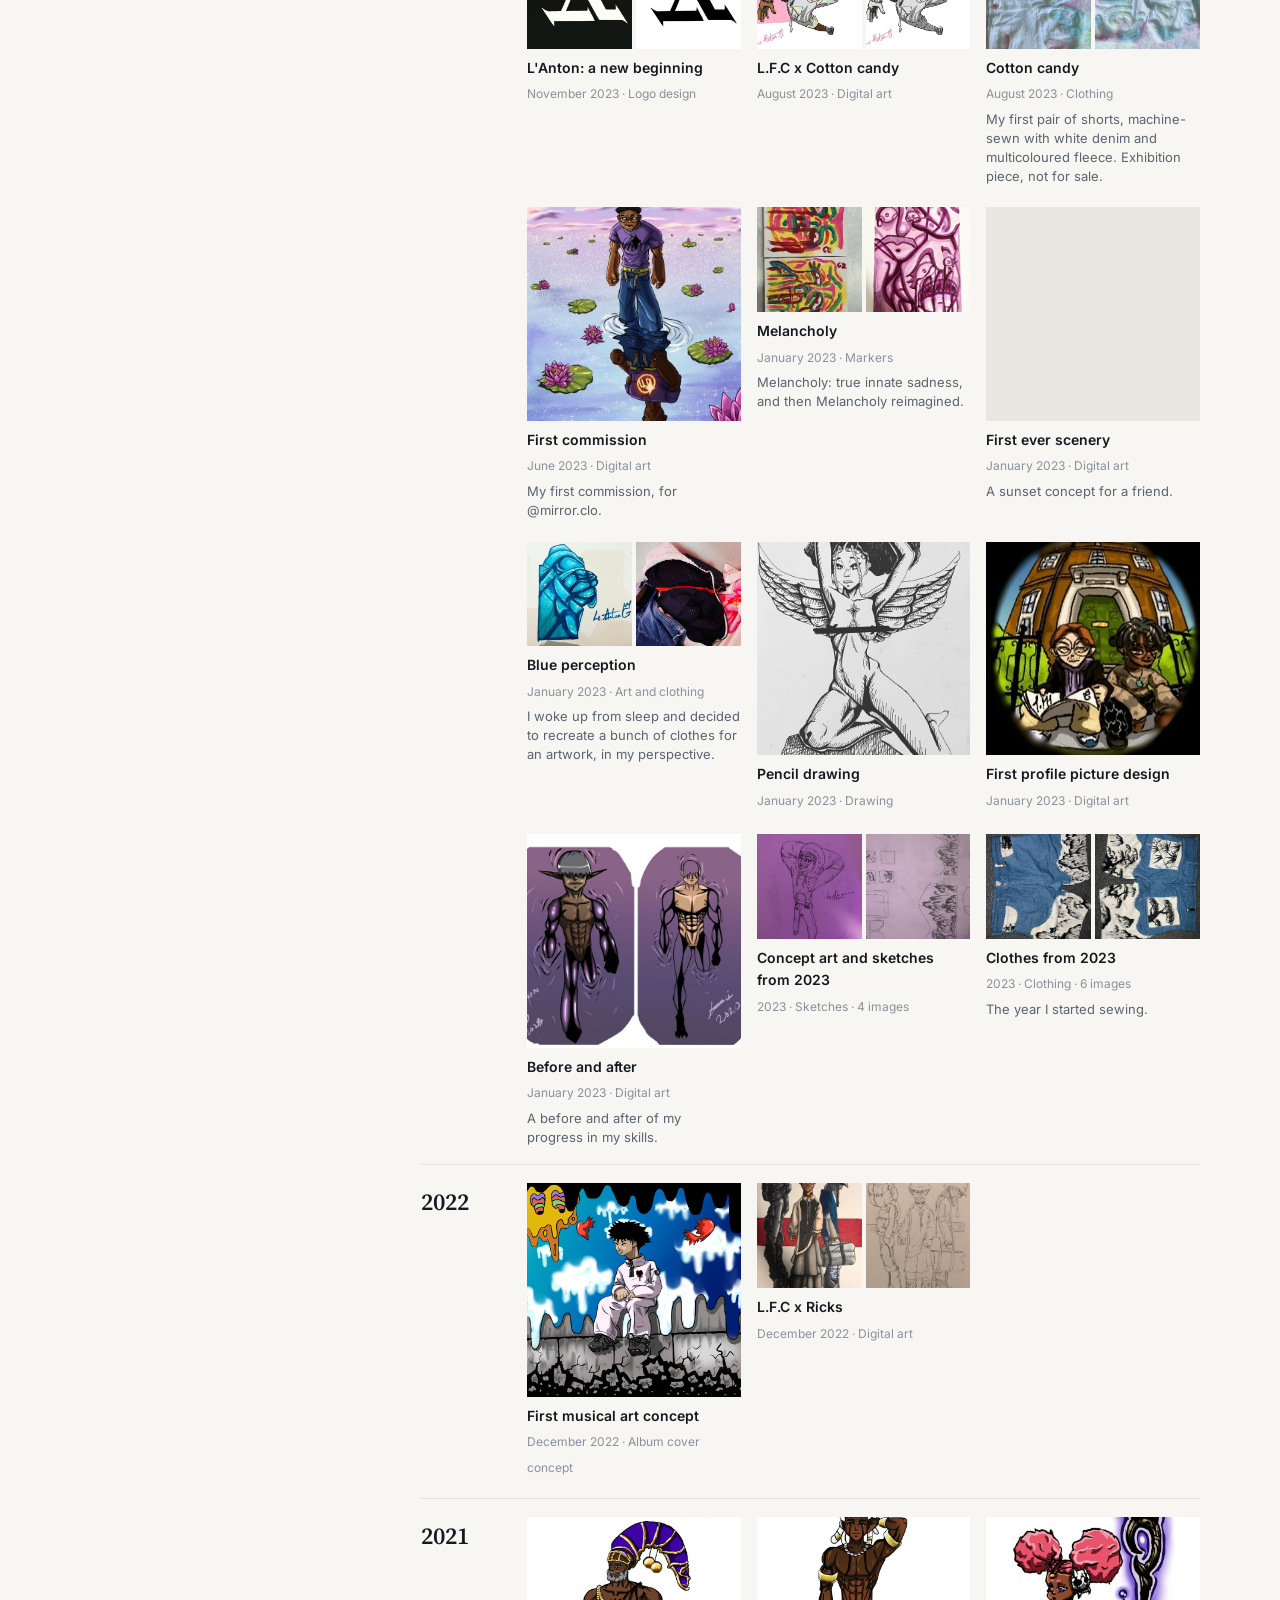
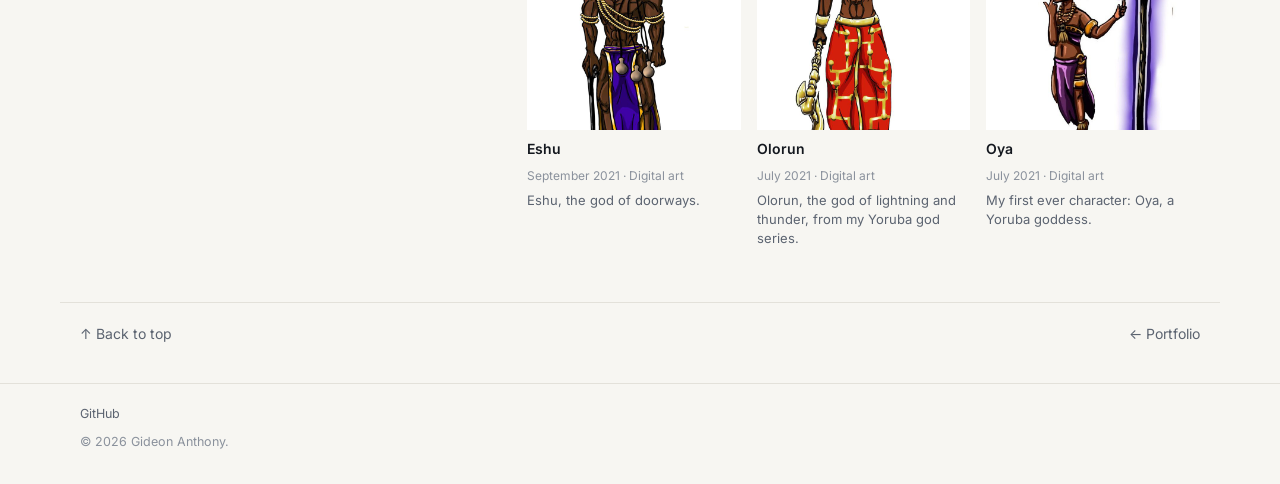
<file: studio/index.html>
<!doctype html>
<html lang="en">
<head>
<meta charset="utf-8">
<meta name="viewport" content="width=device-width, initial-scale=1, viewport-fit=cover">
<title>Art &amp; Design · Gideon Anthony</title>
<meta name="description" content="Clothing, digital art, concept art and animation by Gideon Anthony: The Sky Is Not the Limit, Koi, and earlier work.">
<meta property="og:title" content="Art &amp; Design · Gideon Anthony">
<meta property="og:description" content="Clothing, digital art, concept art and animation: The Sky Is Not the Limit, Koi, and the work that came before.">
<meta property="og:type" content="website">
<meta property="og:url" content="https://gidant12-svg.github.io/studio/">
<meta property="og:image" content="https://gidant12-svg.github.io/images/cards/studio.jpg">
<meta name="twitter:card" content="summary_large_image">
<link rel="icon" href="../favicon.svg" type="image/svg+xml">
<link rel="preconnect" href="https://fonts.googleapis.com">
<link rel="preconnect" href="https://fonts.gstatic.com" crossorigin>
<link href="https://fonts.googleapis.com/css2?family=Inter:wght@400;500;600;700&family=Source+Serif+4:ital,opsz,wght@0,8..60,500;0,8..60,600;1,8..60,500&display=swap" rel="stylesheet">
<link rel="stylesheet" href="../assets/site.css?v=20261116g">
</head>
<body class="art">
<a class="skip" href="#main">Skip to content</a>
<header class="site">
  <div class="wrap top">
    <a class="brand" href="../">GIDEON ANTHONY</a>
    <nav aria-label="Pages"><a href="../">Portfolio</a><a href="../calls/">Calls</a><a href="../desk/">Desk</a><a href="../notes/">Notes</a><a href="./" aria-current="page">Art &amp; Design</a></nav>
  </div>
</header>

<main id="main">
  <div class="wrap"><a class="back" href="../">← Portfolio</a></div>
  <div class="wrap" id="top">
    <h1 class="vh">Art &amp; Design</h1>
    <p class="disclaimer" id="disclaimer">All works are designed and crafted by hand, from scratch, with each collection developed around a single concept.</p>
  </div>

  <div id="catalogue"><p class="wrap empty">Loading the work…</p></div>
  <noscript><p class="wrap sub">This page needs JavaScript to show the artwork.</p></noscript>

  <div class="wrap top-link"><a href="#top">↑ Back to top</a><a href="../">← Portfolio</a></div>
</main>

<dialog id="lb" aria-label="Artwork, enlarged">
  <div class="lb-bar"><span id="lbCap"></span><button type="button" id="lbClose">Close ✕</button></div>
  <div class="lb-img" id="lbStage"></div>
  <div class="lb-nav"><button type="button" id="lbPrev" aria-label="Previous image">← Previous</button><span id="lbCount" style="align-self:center;font-size:13px"></span><button type="button" id="lbNext" aria-label="Next image">Next →</button></div>
</dialog>

<footer class="site">
  <div class="wrap">
    <div class="fl" id="footLinks"></div>
    © <span data-year>2026</span> Gideon Anthony.
  </div>
</footer>

<script src="../assets/site.js?v=20261116g"></script>
<script>
const {get, esc, url, footer} = Site;
const SETS = {};          // one set per gallery, for the lightbox
let setId = 0;
const reduce = matchMedia('(prefers-reduced-motion: reduce)').matches;

function register(items) { const id = 's' + (setId++); SETS[id] = items; return id; }
// Credits that share a name collapse into one line: "Photographed, modelled, edited · @name".
function credits(c) {
  if (!c || !c.length) return '';
  const by = new Map();
  c.forEach(([k, v]) => by.set(v, (by.get(v) || []).concat(k)));
  return `<dl class="credits">${[...by].map(([v, ks]) => `<dt>${esc(ks.map((k, i) => i ? k.toLowerCase() : k).join(', '))}</dt><dd>${esc(v)}</dd>`).join('')}</dl>`;
}
function paras(list) { return (list || []).filter(Boolean).map(p => `<p>${esc(p)}</p>`).join(''); }

// One tile: a thumbnail button that opens the lightbox at item i of set.
function tile(it, set, i, sizes, cap) {
  const thumb = it.video
    ? `<img src="${esc(url(it.poster))}" width="${it.w}" height="${it.h}" alt="${esc(it.alt)}" loading="lazy" decoding="async"><span class="play">▶ ${it.seconds}s</span>`
    : `<img src="${esc(url(it.sm))}" srcset="${esc(url(it.sm))} 720w, ${esc(url(it.src))} 1600w" sizes="${sizes}"
        width="${it.w}" height="${it.h}" alt="${esc(it.alt)}" loading="lazy" decoding="async">`;
  return `<figure><button type="button" class="zoom" data-set="${set}" data-i="${i}" aria-label="Enlarge: ${esc(it.alt)}">${thumb}</button>${cap ? `<figcaption>${esc(cap)}</figcaption>` : ''}</figure>`;
}

// The latest collection opens with its animation, playing muted as the page loads.
function intro(c, w) {
  const v = w.videos[0];
  return `<div class="row intro" id="${esc(w.id)}">
    <div class="side">
      <span class="num">Collection ${esc(c.number)}</span>
      <h2 id="h-${esc(c.id)}">${esc(c.title)}</h2>
      ${c.subtitle ? `<p class="subt">${esc(c.subtitle)}</p>` : ''}
      <p class="yr">${esc(c.years)}</p>
      <div class="story">${paras(c.story)}</div>
      <hr>
      <h3>${esc(w.title)}</h3>
      <p class="dt">${esc(w.date)} · ${esc(w.medium)}</p>
      ${paras([w.text])}
      ${w.note ? `<p class="quote">“${esc(w.note)}”</p>` : ''}
      ${credits(w.credits)}
    </div>
    <div class="gal">
      <div class="screen"><video id="film" ${reduce ? 'preload="none"' : 'autoplay muted loop preload="auto"'} playsinline controls
        poster="${esc(url(v.poster))}" width="${v.w}" height="${v.h}" aria-label="${esc(w.title)}, animation">
        <source src="${esc(url(v.video))}" type="video/mp4">Your browser can't play this video.</video></div>
      <div class="vctl">
        <button type="button" id="filmPlay" aria-pressed="${reduce ? 'false' : 'true'}">${reduce ? '▶ Play' : '❚❚ Pause'}</button>
        <button type="button" id="filmSound" aria-pressed="false">🔇 Sound off</button>
      </div>
    </div>
  </div>`;
}

// One gallery: a grid of tiles sharing a lightbox set.
function gallery(c, s, works) {
  const items = [];
  works.forEach(w => {
    (w.images || []).forEach(im => items.push({...im, alt: im.alt || w.title,
      cap: s.caption === 'title' ? w.title : s.caption === 'short' ? (w.short || w.title) : '',
      full: s.caption ? w.title : `${c.title}: ${s.title}`}));
    (w.videos || []).forEach(v => items.push({...v, alt: v.caption || w.title, cap: s.caption === 'title' ? `${w.title} (motion)` : '', full: v.caption || w.title}));
  });
  if (s.lead && c.featured) {   // the collection's featured image leads its catalogue
    const k = items.findIndex(it => it.src === c.featured.src);
    if (k > 0) items.unshift(items.splice(k, 1)[0]);
    if (k >= 0 && c.featured.caption) items[0].full = c.featured.caption;
  }
  const set = register(items.map(it => ({...it, src: it.src && url(it.src), video: it.video && url(it.video), poster: it.poster && url(it.poster)})));
  const cols = s.cols || 4, anyCap = items.some(it => it.cap);
  return `<div class="grid${s.fit === 'contain' ? ' fit' : ''}${s.lead ? ' lead' : ''}${anyCap ? '' : ' nocap'}${cols !== 4 ? ' c' + cols : ''}">
      ${items.map((it, i) => tile(it, set, i, s.lead && i === 0 ? '(max-width: 560px) 100vw, 420px' : `(max-width: 560px) 50vw, ${cols > 4 ? 160 : 220}px`, it.cap)).join('')}
    </div>`;
}

// A section is one row: description on the left, its gallery (plus any smaller galleries below it) on the right.
function section(c, s, byId, header) {
  const pick = ids => (ids || []).map(id => byId[id]).filter(Boolean);
  const works = pick(s.works), below = (s.below || []).map(b => ({...b, ws: pick(b.works)}));
  const all = works.concat(...below.map(b => b.ws));
  const list = s.list ? `<ul class="wl">${all.map(w => `<li><b>${esc(w.title)}</b><span>${esc(w.date)} · ${esc(w.medium)}</span>
      ${!(s.text || []).length && w.text ? `<p>${esc(w.text)}</p>` : ''}${credits(w.credits)}</li>`).join('')}</ul>` : '';
  return `<div class="row" id="${esc(s.id)}">
    <div class="side">
      ${header || ''}
      <p class="lab">${s.label ? esc(s.label) + ' · ' : ''}${esc(s.title)}</p>
      <p class="dt">${esc(s.date || '')}</p>
      ${paras(s.text)}
      ${credits(s.credits)}
      ${list}
    </div>
    <div class="gal">${gallery(c, s, works)}
      ${below.map(b => `<p class="sublab">${esc(b.title)}${b.date ? ` <span>${esc(b.date)}</span>` : ''}</p>${gallery(c, b, b.ws)}`).join('')}
    </div>
  </div>`;
}

function collection(c) {
  const byId = Object.fromEntries(c.works.map(w => [w.id, w]));
  const iw = c.intro && byId[c.intro];
  const header = iw ? '' : `<span class="num">Collection ${esc(c.number)}</span>
      <h2 id="h-${esc(c.id)}">${esc(c.title)}</h2>${c.subtitle ? `<p class="subt">${esc(c.subtitle)}</p>` : ''}
      <p class="yr">${esc(c.years)}</p><div class="story">${paras(c.story)}</div><hr>`;
  return `<section class="cat wrap" id="${esc(c.id)}" style="--ac:${esc(c.accent)}" aria-labelledby="h-${esc(c.id)}">
    ${iw ? intro(c, iw) : ''}
    ${(c.sections || []).map((s, k) => section(c, s, byId, k === 0 ? header : '')).join('')}
  </section>`;
}

// Earlier Work keeps its year-by-year archive, now beside the same sidebar.
function journey(items) {
  // Latest first: newest year on top; within a year, newest month first (pieces dated only by year go last).
  const years = [...new Set(items.map(j => j.year))].sort((a, b) => b - a);
  const M = ['january','february','march','april','may','june','july','august','september','october','november','december'];
  const month = j => M.indexOf(String(j.date).split(' ')[0].toLowerCase());
  items = items.map((j, i) => ({...j, _i: i})).sort((a, b) => (month(b) - month(a)) || (b._i - a._i));
  return `<section class="cat wrap" id="journey" style="--ac:var(--faint)" aria-labelledby="h-journey">
    <div class="row">
      <div class="side">
        <span class="num">Collection 03</span>
        <h2 id="h-journey">Earlier Work</h2>
        <p class="subt">The journey</p>
        <p class="yr">${esc(years[years.length - 1])}–${esc(years[0])} · latest first</p>
        <div class="story"><p>Where it started: my first characters, comics and digital art, then learning to sew.</p></div>
      </div>
      <div class="gal">
      ${years.map(y => `<div class="yr-row"><b>${y}</b><div class="yr-items">${items.filter(j => j.year === y).map(j => {
          const all = j.images.concat(j.process || []), n = Math.min(all.length, 2);
          const set = register(all.map(im => ({...im, src: url(im.src), alt: im.alt || j.title, full: j.title})));
          return `<div class="ji" id="${esc(j.id)}"><div class="thumbs" style="--n:${n}">${all.slice(0, 2).map((im, k) =>
              `<button type="button" class="zoom" data-set="${set}" data-i="${k}" aria-label="Enlarge: ${esc(im.alt || j.title)}"><img src="${esc(url(im.sm))}" srcset="${esc(url(im.sm))} 720w, ${esc(url(im.src))} 1600w" sizes="170px" width="${im.w}" height="${im.h}" alt="${esc(im.alt || '')}" loading="lazy" decoding="async"></button>`).join('')}</div>
            <h3>${esc(j.title)}</h3><span class="dt">${esc(j.date)} · ${esc(j.medium)}${all.length > 2 ? ` · ${all.length} images` : ''}</span>
            ${j.text ? `<p>${esc(j.text)}</p>` : ''}</div>`;
        }).join('')}</div></div>`).join('')}
      </div>
    </div>
  </section>`;
}

function film() {
  const v = document.getElementById('film'); if (!v) return;
  const play = document.getElementById('filmPlay'), sound = document.getElementById('filmSound');
  let userPaused = reduce;
  const sync = () => {
    play.textContent = v.paused ? '▶ Play' : '❚❚ Pause'; play.setAttribute('aria-pressed', String(!v.paused));
    sound.textContent = v.muted ? '🔇 Sound off' : '🔊 Sound on'; sound.setAttribute('aria-pressed', String(!v.muted));
  };
  ['play', 'pause', 'volumechange'].forEach(e => v.addEventListener(e, sync));
  play.onclick = () => { if (v.paused) { userPaused = false; v.play().catch(() => {}); } else { userPaused = true; v.pause(); } };
  sound.onclick = () => { v.muted = !v.muted; if (!v.muted && v.paused) { userPaused = false; v.play().catch(() => {}); } };
  v.addEventListener('pause', () => { if (document.visibilityState === 'visible' && v.dataset.auto !== '1') userPaused = true; });
  if (!reduce) {
    v.muted = true; v.play().catch(() => sync());
    // Pause while scrolled out of view, resume when back (unless the visitor paused it).
    new IntersectionObserver(([e]) => {
      if (userPaused) return;
      v.dataset.auto = '1';
      if (e.isIntersecting) v.play().catch(() => {}); else v.pause();
      setTimeout(() => { v.dataset.auto = ''; }, 0);
    }, {threshold: 0.15}).observe(v);
  }
  sync();
}

Promise.all(['site.json', 'art.json'].map(get)).then(([site, art]) => {
  footer(site);
  const box = document.getElementById('catalogue');
  if (!art) { box.innerHTML = '<p class="wrap empty">The artwork couldn\'t load. Refresh to try again.</p>'; return; }
  if (art.disclaimer) document.getElementById('disclaimer').textContent = art.disclaimer;
  box.innerHTML = art.collections.map(collection).join('') + journey(art.journey || []);
  film();
  if (location.hash) { const t = document.querySelector(location.hash); if (t) t.scrollIntoView(); }
});

// Lightbox: full-size image (or video), arrows and swipe move within the same gallery.
const lb = document.getElementById('lb'), stage = document.getElementById('lbStage');
let cur = null, idx = 0;
function show() {
  const s = SETS[cur], it = s[idx];
  stage.innerHTML = it.video
    ? `<video src="${esc(it.video)}" poster="${esc(it.poster || '')}" controls autoplay playsinline loop></video>`
    : `<img src="${esc(it.src)}" alt="${esc(it.alt)}">`;
  document.getElementById('lbCap').textContent = it.full || it.cap || it.alt;
  document.getElementById('lbCount').textContent = s.length > 1 ? `${idx + 1} / ${s.length}` : '';
  document.getElementById('lbPrev').hidden = document.getElementById('lbNext').hidden = s.length < 2;
  const nx = s[(idx + 1) % s.length]; if (nx && nx.src && !nx.video) new Image().src = nx.src;   // preload the next one
}
document.addEventListener('click', e => {
  const z = e.target.closest('.zoom'); if (!z) return;
  cur = z.dataset.set; idx = +z.dataset.i; show(); lb.showModal();
  const f = document.getElementById('film'); if (f && !f.paused) { f.dataset.auto = '1'; f.pause(); lb.dataset.resume = '1'; }
});
const step = d => { const n = SETS[cur].length; idx = (idx + d + n) % n; show(); };
document.getElementById('lbPrev').onclick = () => step(-1);
document.getElementById('lbNext').onclick = () => step(1);
document.getElementById('lbClose').onclick = () => lb.close();
lb.addEventListener('click', e => { if (e.target === lb || e.target === stage) lb.close(); });
lb.addEventListener('keydown', e => { if (e.key === 'ArrowRight') step(1); if (e.key === 'ArrowLeft') step(-1); });
let tx = null, ty = null;
stage.addEventListener('touchstart', e => { tx = e.touches[0].clientX; ty = e.touches[0].clientY; }, {passive: true});
stage.addEventListener('touchend', e => {
  if (tx === null) return;
  const dx = e.changedTouches[0].clientX - tx, dy = e.changedTouches[0].clientY - ty; tx = null;
  if (Math.abs(dx) > 45 && Math.abs(dx) > Math.abs(dy) && SETS[cur].length > 1) step(dx < 0 ? 1 : -1);
});
lb.addEventListener('close', () => {
  stage.innerHTML = '';
  const f = document.getElementById('film');
  if (f && lb.dataset.resume) { lb.dataset.resume = ''; f.play().catch(() => {}); setTimeout(() => { f.dataset.auto = ''; }, 0); }
});
</script>
</body>
</html>
</file>
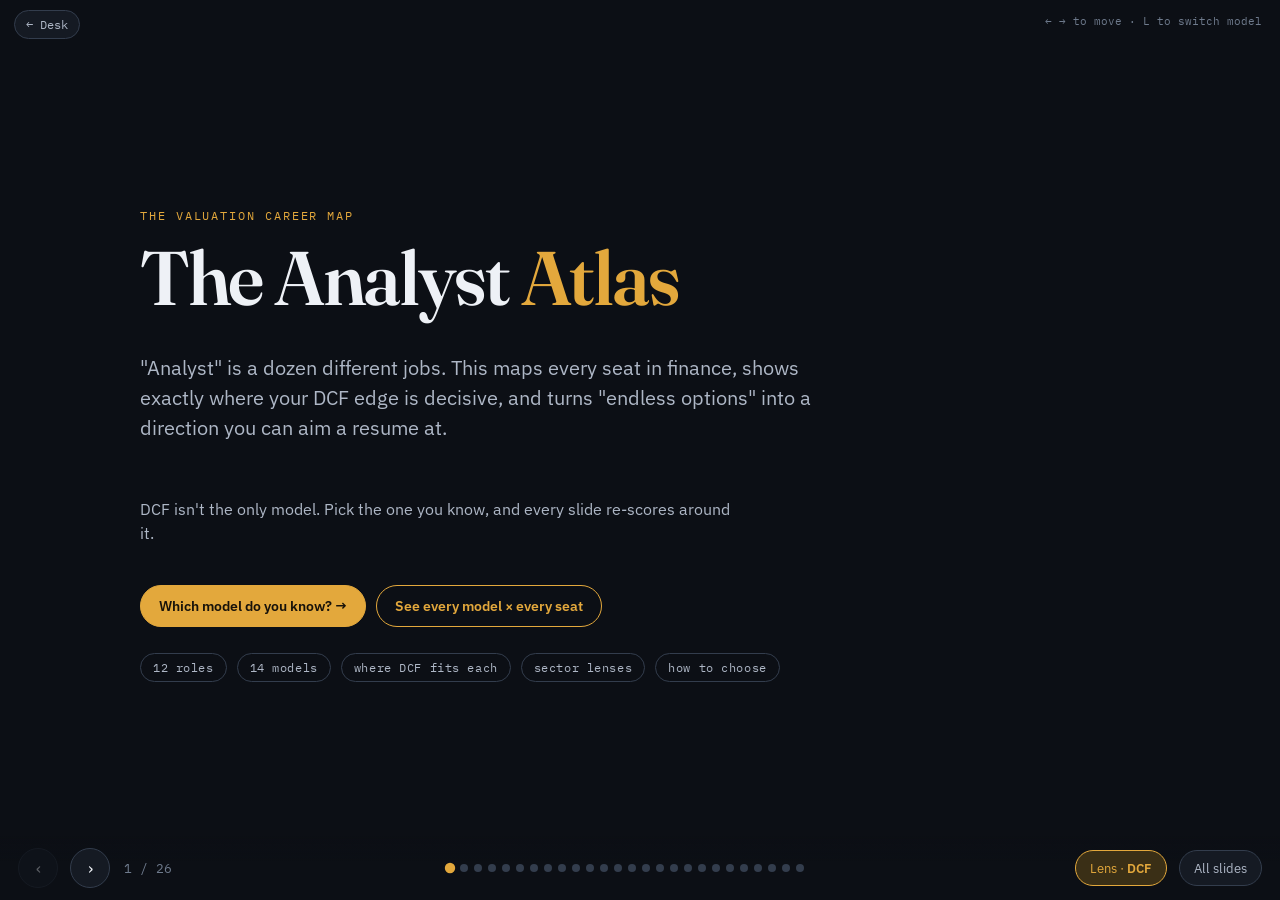
<file: desk/atlas/index.html>
<!doctype html>
<html lang="en">
<head>
<meta charset="utf-8">
<link rel="icon" href="../../favicon.svg" type="image/svg+xml">
<meta name="viewport" content="width=device-width,initial-scale=1,viewport-fit=cover">
<title>The Analyst Atlas</title>
<meta name="description" content="A visual map of every analyst seat in finance — what each does, which models it runs on, and how to aim your career.">
<meta property="og:title" content="The Analyst Atlas: where your finance models fit">
<meta property="og:description" content="12 analyst seats, 14 finance models. Pick the model you know and see which seats use it every day, which barely touch it, and what to learn next.">
<meta property="og:type" content="website">
<meta property="og:url" content="https://gidant12-svg.github.io/desk/atlas/">
<meta property="og:image" content="https://gidant12-svg.github.io/images/share/analyst-atlas-v2.jpg">
<meta property="og:image:width" content="1200">
<meta property="og:image:height" content="630">
<meta property="og:image:alt" content="The Analyst Atlas heatmap: 14 finance models scored against 12 analyst seats">
<meta name="twitter:card" content="summary_large_image">
<meta name="twitter:title" content="The Analyst Atlas: where your finance models fit">
<meta name="twitter:image" content="https://gidant12-svg.github.io/images/share/analyst-atlas-v2.jpg">
<link rel="preconnect" href="https://fonts.googleapis.com">
<link rel="preconnect" href="https://fonts.gstatic.com" crossorigin>
<link rel="stylesheet" href="https://fonts.googleapis.com/css2?family=Fraunces:opsz,wght@9..144,500;9..144,600&family=IBM+Plex+Sans:wght@400;500;600&family=IBM+Plex+Mono:wght@400;500&display=swap">
</head>
<body>
<style>
/* Layout: a paged deck; one model "lens" re-reads every slide. Single dark look, by choice. */
:root{
  color-scheme:dark;
  --bg:#0c0f15; --surface:#151a23; --surface-2:#1c232f; --surface-3:#232c3a;
  --ink:#eef1f6; --ink-soft:#aeb7c6; --ink-mute:#6f7b8d; --line:#28303d; --line-2:#333d4d;
  --gold:#e3a83c; --gold-soft:#3a2f16;
  --research:#5aa9e6; --investing:#54d59d; --deals:#b79cf0; --credit:#e7b24c;
  --advisory:#ec89a0; --specialist:#45cfbe; --corporate:#9aa6b8; --quant:#8c9bf0;
  --font-display:'Fraunces',Georgia,serif;
  --font-body:'IBM Plex Sans',system-ui,sans-serif;
  --font-mono:'IBM Plex Mono',ui-monospace,monospace;
}
*{box-sizing:border-box}
html,body{height:100%}
body{margin:0;background:var(--bg);color:var(--ink);font-family:var(--font-body);-webkit-font-smoothing:antialiased;overflow:hidden}
h1,h2,h3{margin:0;text-wrap:balance}
button{font:inherit;color:inherit}
:focus-visible{outline:2px solid var(--gold);outline-offset:2px}
.mono{font-family:var(--font-mono)}
#prog{position:fixed;top:env(safe-area-inset-top,0px);left:0;height:3px;background:var(--gold);width:0;z-index:40;transition:width .3s ease}
#deck{height:100%;display:flex;flex-direction:column}
.stage{flex:1;position:relative;overflow:hidden}
.slide{position:absolute;inset:0;overflow-y:auto;padding:clamp(22px,5vw,64px);padding-bottom:96px;opacity:0;transform:translateY(14px);transition:opacity .4s ease,transform .4s ease;pointer-events:none;visibility:hidden}
.slide.active{opacity:1;transform:none;pointer-events:auto;visibility:visible}
@media (prefers-reduced-motion:reduce){.slide,#prog{transition:none}}
.inner{max-width:1000px;margin:0 auto;min-height:100%}
.kicker{font-family:var(--font-mono);font-size:12px;letter-spacing:.16em;text-transform:uppercase;color:var(--gold)}
.slide h2{font-family:var(--font-display);font-weight:600;font-size:clamp(24px,4.4vw,40px);line-height:1.08;letter-spacing:-.015em;margin:12px 0 8px}
.lead{font-size:clamp(15px,1.9vw,18px);color:var(--ink-soft);max-width:66ch;line-height:1.55}
.navbar{position:fixed;left:0;right:0;bottom:0;padding:12px 18px calc(12px + env(safe-area-inset-bottom,0px));display:flex;align-items:center;gap:12px;background:linear-gradient(to top,var(--bg) 60%,transparent);z-index:35}
.navbar .btn{border:1px solid var(--line-2);background:var(--surface);color:var(--ink);border-radius:999px;width:40px;height:40px;font-size:17px;cursor:pointer;display:flex;align-items:center;justify-content:center;flex:none}
.navbar .btn:hover{border-color:var(--gold);color:var(--gold)}
.navbar .btn:disabled{opacity:.35;cursor:default;border-color:var(--line)}
.counter{font-family:var(--font-mono);font-size:12.5px;color:var(--ink-mute);min-width:52px;text-align:center;font-variant-numeric:tabular-nums}
.dots{display:flex;gap:6px;flex:1;overflow-x:auto;justify-content:center;padding:4px 0}
.dot{width:8px;height:8px;border-radius:50%;background:var(--line-2);border:0;padding:0;cursor:pointer;flex:none;transition:background .2s,transform .2s}
.dot.on{background:var(--gold);transform:scale(1.3)}
.ovbtn{border:1px solid var(--line-2);background:var(--surface);color:var(--ink-soft);border-radius:999px;padding:9px 14px;font-size:12.5px;cursor:pointer;white-space:nowrap}
.ovbtn:hover{border-color:var(--gold);color:var(--gold)}
.lensbtn{border-color:var(--gold);color:var(--gold);background:var(--gold-soft)}
.lensbtn b{font-weight:600}
@media(max-width:620px){.hint{display:none}.dots{display:none}.counter{flex:1;text-align:left}.navbar{gap:8px;padding-left:12px;padding-right:12px}.ovbtn{padding:9px 11px}}
.hint{position:fixed;right:18px;top:calc(env(safe-area-inset-top,0px) + 14px);font-family:var(--font-mono);font-size:11px;color:var(--ink-mute);z-index:36}
.title-wrap{display:flex;flex-direction:column;justify-content:center;min-height:100%;gap:18px}
.title-wrap h1{font-family:var(--font-display);font-weight:600;font-size:clamp(38px,8vw,76px);line-height:.98;letter-spacing:-.03em}
.title-wrap h1 .g{color:var(--gold)}
.title-sub{font-size:clamp(16px,2.2vw,20px);color:var(--ink-soft);max-width:60ch;line-height:1.5}
.title-meta{display:flex;flex-wrap:wrap;gap:10px;margin-top:8px}
.tag{font-family:var(--font-mono);font-size:11.5px;letter-spacing:.05em;color:var(--ink-soft);border:1px solid var(--line-2);border-radius:999px;padding:6px 12px}
.cta-row{display:flex;flex-wrap:wrap;gap:10px;align-items:center;margin-top:6px}
.cta{border:1px solid var(--gold);background:var(--gold);color:#17120a;border-radius:999px;padding:11px 18px;font-weight:600;font-size:14px;cursor:pointer}
.cta:hover{filter:brightness(1.08)}
.cta.ghost{background:transparent;color:var(--gold)}
.grid{display:grid;gap:14px;margin-top:22px}
@media(min-width:680px){.g2{grid-template-columns:1fr 1fr}.g3{grid-template-columns:1fr 1fr 1fr}}
.cell{background:var(--surface);border:1px solid var(--line);border-radius:14px;padding:16px 17px;min-width:0}
.cell h4{font-size:15.5px;margin:0 0 6px;display:flex;align-items:center;gap:9px}
.cell p{margin:0;font-size:13.7px;color:var(--ink-soft);line-height:1.5}
.pin{width:9px;height:9px;border-radius:3px;flex:none}
.matrix{margin-top:20px;border:1px solid var(--line);border-radius:16px;overflow:hidden}
.mrow{display:grid;grid-template-columns:120px 1fr 1fr;border-bottom:1px solid var(--line)}
.mrow:last-child{border-bottom:0}
.mrow>div{padding:13px 15px;border-right:1px solid var(--line);min-width:0}
.mrow>div:last-child{border-right:0}
.mhead{background:var(--surface-2);font-family:var(--font-mono);font-size:11.5px;letter-spacing:.08em;text-transform:uppercase;color:var(--ink-mute);display:flex;align-items:center}
.mside{background:var(--surface-2);font-weight:600;font-size:13.5px;display:flex;align-items:center}
.mrow .fn{font-size:13.3px;color:var(--ink-soft)}
.mrow .fn b{color:var(--ink);font-weight:600}
@media(max-width:480px){.mrow{grid-template-columns:86px 1fr 1fr}.mrow>div{padding:11px 10px}}
.spec{margin-top:30px;position:relative;padding:60px 6px 30px}
.spec-track{height:8px;border-radius:999px;background:linear-gradient(90deg,#2a3240,var(--gold))}
.spec-ends{display:flex;justify-content:space-between;gap:12px;margin-top:12px;font-family:var(--font-mono);font-size:11.5px;color:var(--ink-mute)}
.spec-chip{position:absolute;transform:translateX(-50%);top:0;font-size:11.5px;background:var(--surface-2);border:1px solid var(--line-2);border-radius:8px;padding:5px 9px;white-space:nowrap;color:var(--ink);cursor:pointer;--drop:14px}
.spec-chip:hover{border-color:var(--gold)}
.spec-chip::after{content:"";position:absolute;left:50%;top:100%;width:1px;height:var(--drop);background:var(--line-2);transform:translateX(-50%)}
.role-top{display:flex;align-items:flex-start;gap:16px;flex-wrap:wrap}
.role-no{font-family:var(--font-display);font-weight:600;font-size:clamp(30px,6vw,52px);line-height:1;color:var(--rc,var(--gold));min-width:52px}
.role-id{flex:1;min-width:220px}
.role-cat{font-family:var(--font-mono);font-size:11.5px;letter-spacing:.1em;text-transform:uppercase;color:var(--rc,var(--gold))}
.role-name{font-family:var(--font-display);font-weight:600;font-size:clamp(22px,3.6vw,32px);line-height:1.05;margin-top:4px}
.side-badge{font-family:var(--font-mono);font-size:11px;padding:5px 11px;border-radius:999px;border:1px solid var(--rc,var(--gold));color:var(--rc,var(--gold));white-space:nowrap;align-self:center}
.dcf-meter{display:flex;align-items:center;gap:9px;margin-top:4px;font-family:var(--font-mono);font-size:11.5px;color:var(--ink-mute);flex-wrap:wrap}
.dcf-bar{width:96px;height:6px;border-radius:999px;background:var(--line-2);overflow:hidden}
.dcf-fill{height:100%;background:var(--rc,var(--gold));transition:width .35s ease}
.role-body{display:grid;gap:13px;margin-top:22px}
@media(min-width:680px){.role-body{grid-template-columns:1fr 1fr}}
.rb{background:var(--surface);border:1px solid var(--line);border-radius:13px;padding:15px 16px;border-left:3px solid var(--rc,var(--gold));min-width:0}
.rb .lab{font-family:var(--font-mono);font-size:11px;letter-spacing:.08em;text-transform:uppercase;color:var(--rc,var(--gold));margin-bottom:8px}
.rb ul{margin:0;padding-left:17px;display:flex;flex-direction:column;gap:6px}
.rb li{font-size:13.6px;color:var(--ink-soft);line-height:1.45}
.rb li b{color:var(--ink);font-weight:600}
.kit{margin-top:16px;background:var(--surface-2);border:1px solid var(--line);border-radius:13px;padding:13px 15px}
.kit-lab{font-family:var(--font-mono);font-size:10.5px;letter-spacing:.08em;text-transform:uppercase;color:var(--ink-mute);margin-bottom:10px;display:flex;justify-content:space-between;gap:10px;flex-wrap:wrap}
.kit-row{display:flex;flex-wrap:wrap;gap:8px}
.kchip{display:inline-flex;align-items:center;gap:8px;border:1px solid var(--line-2);background:var(--surface);border-radius:9px;padding:6px 10px;font-size:12.5px;cursor:pointer;color:var(--ink-soft)}
.kchip:hover{border-color:var(--gold);color:var(--ink)}
.kchip.on{border-color:var(--gold);color:var(--gold);background:var(--gold-soft)}
.kchip .kb{width:34px;height:4px;border-radius:999px;background:var(--line-2);overflow:hidden;display:inline-block}
.kchip .kb i{display:block;height:100%;background:var(--gold)}
.kchip .ks{font-family:var(--font-mono);font-size:10.5px;color:var(--ink-mute);font-variant-numeric:tabular-nums}
.sectbl{margin-top:20px;overflow-x:auto;border:1px solid var(--line);border-radius:14px}
table{border-collapse:collapse;width:100%;min-width:540px;font-size:13.5px}
th,td{text-align:left;padding:12px 15px;border-bottom:1px solid var(--line);vertical-align:top}
th{background:var(--surface-2);font-family:var(--font-mono);font-size:11px;letter-spacing:.06em;text-transform:uppercase;color:var(--ink-mute);font-weight:400}
td:first-child{font-weight:600;color:var(--ink)}
td b{color:var(--gold);font-weight:600}
tr:last-child td{border-bottom:0}
.heat table{min-width:860px;font-size:12px}
.heat th,.heat td{padding:0;text-align:center;vertical-align:middle;border-right:1px solid var(--bg);border-bottom:1px solid var(--bg)}
.heat th{padding:9px 4px;font-size:10px;letter-spacing:.03em;text-transform:none}
.heat th button{background:none;border:0;color:var(--ink-soft);cursor:pointer;font-family:var(--font-mono);font-size:10.5px;padding:2px 4px;border-radius:5px;line-height:1.25}
.heat th button:hover{color:var(--gold)}
.heat .rowh{position:sticky;left:0;z-index:1;background:var(--surface-2);text-align:left;min-width:150px}
.heat .rowh button{width:100%;text-align:left;background:none;border:0;padding:9px 12px;cursor:pointer;color:var(--ink);font-family:var(--font-body);font-size:12.5px;font-weight:500;display:flex;align-items:center;gap:8px}
.heat .rowh button:hover{color:var(--gold)}
.heat td.hc{font-family:var(--font-mono);font-size:11px;font-variant-numeric:tabular-nums;width:56px;height:34px;cursor:pointer}
.heat tr.on .rowh{box-shadow:inset 3px 0 0 var(--gold);background:var(--gold-soft)}
.heat tr.on .rowh button{color:var(--gold)}
.heat tr.on td.hc{outline:1px solid rgba(227,168,60,.55);outline-offset:-1px}
.heat-key{display:flex;align-items:center;gap:8px;margin-top:12px;font-family:var(--font-mono);font-size:11px;color:var(--ink-mute);flex-wrap:wrap}
.heat-key .ramp{width:140px;height:8px;border-radius:999px;background:linear-gradient(90deg,var(--surface),var(--gold))}
.stack{margin-top:22px;display:flex;flex-direction:column;gap:11px}
.srow{display:flex;gap:15px;align-items:flex-start;background:var(--surface);border:1px solid var(--line);border-radius:13px;padding:14px 16px}
.srow .n{font-family:var(--font-display);font-weight:600;font-size:22px;color:var(--gold);min-width:30px}
.srow .t b{font-size:15px;color:var(--ink)}
.srow .t p{margin:3px 0 0;font-size:13.3px;color:var(--ink-soft)}
.qcard{background:var(--surface);border:1px solid var(--line);border-radius:14px;padding:15px 17px}
.qcard .q{font-size:15px;font-weight:600;margin-bottom:9px}
.branch{display:flex;gap:10px;flex-wrap:wrap}
.branch span,.branch button{font-size:12.8px;padding:6px 11px;border-radius:9px;background:var(--surface-3);color:var(--ink-soft);border:1px solid transparent;text-align:left}
.branch button{cursor:pointer}
.branch button:hover{border-color:var(--line-2);color:var(--ink)}
.branch button.on{border-color:var(--gold);background:var(--gold-soft);color:var(--ink)}
.branch span b,.branch button b{color:var(--gold)}
.qresult{margin-top:14px;background:var(--surface-2);border:1px solid var(--gold);border-radius:14px;padding:15px 17px}
.qresult .qr-h{display:flex;justify-content:space-between;align-items:center;gap:10px;flex-wrap:wrap}
.qresult .qr-h b{font-family:var(--font-display);font-size:18px}
.linkbtn{background:none;border:0;color:var(--ink-mute);font-family:var(--font-mono);font-size:11px;cursor:pointer;text-decoration:underline;text-underline-offset:3px}
.linkbtn:hover{color:var(--gold)}
.qr-list{display:grid;gap:10px;margin-top:12px}
@media(min-width:680px){.qr-list{grid-template-columns:1fr 1fr 1fr}}
.qr-item{background:var(--surface);border:1px solid var(--line);border-top:3px solid var(--rc,var(--gold));border-radius:11px;padding:12px 13px;display:flex;flex-direction:column;gap:6px;min-width:0}
.qr-item .qn{font-weight:600;font-size:14px}
.qr-item .qm{font-family:var(--font-mono);font-size:10.5px;color:var(--ink-mute)}
.qr-item .kit-row{gap:6px}
.qr-item .kchip{padding:4px 8px;font-size:11.5px}
.you{margin-top:18px;display:grid;gap:12px}
@media(min-width:680px){.you{grid-template-columns:1fr 1fr}}
.youcard{border:1px solid var(--line);border-left:3px solid var(--gold);background:var(--surface);border-radius:12px;padding:15px 16px}
.youcard h4{font-size:15px;margin:0 0 6px;color:var(--gold)}
.youcard p{margin:0;font-size:13.6px;color:var(--ink-soft);line-height:1.5}
.youcard p b{color:var(--ink)}
.flowmap{margin-top:20px;display:flex;flex-direction:column;gap:14px}
.flow-legend{display:flex;gap:16px;flex-wrap:wrap;margin-top:12px;font-family:var(--font-mono);font-size:11px;color:var(--ink-mute)}
.flow-legend span{display:inline-flex;align-items:center;gap:6px}
.flow-legend i{width:10px;height:10px;border-radius:3px;display:inline-block}
.flowrow{background:var(--surface);border:1px solid var(--line);border-radius:14px;padding:15px 16px;border-left:3px solid var(--gold)}
.flow-src{font-family:var(--font-display);font-weight:600;font-size:18px;color:var(--ink);display:flex;align-items:center;gap:10px;flex-wrap:wrap}
.flow-side{font-family:var(--font-mono);font-size:10.5px;letter-spacing:.06em;text-transform:uppercase;color:var(--ink-mute);border:1px solid var(--line-2);border-radius:999px;padding:3px 9px}
.flow-arrows{display:flex;flex-direction:column;gap:8px;margin-top:12px}
.flow-to{font-size:13.6px;color:var(--ink);padding:9px 12px;border-radius:9px;background:var(--surface-2);border-left:3px solid var(--ink-mute)}
.flow-to em{display:block;font-style:normal;font-size:12.4px;color:var(--ink-soft);margin-top:3px}
.flow-to.strong{border-left-color:var(--investing)}
.flow-to.mid{border-left-color:var(--gold)}
.flow-to.weak{border-left-color:var(--ink-mute);opacity:.9}
.flow-to .lk{font-family:var(--font-mono);font-size:10px;text-transform:uppercase;letter-spacing:.05em;padding:2px 7px;border-radius:6px;margin-left:6px}
.flow-to.strong .lk{background:rgba(84,213,157,.14);color:var(--investing)}
.flow-to.mid .lk{background:rgba(227,168,60,.16);color:var(--gold)}
.flow-to.weak .lk{background:var(--surface-3);color:var(--ink-mute)}
.src-note{margin-top:16px;font-family:var(--font-mono);font-size:11px;color:var(--ink-mute);line-height:1.5}
.goalcard{border-top:3px solid var(--gc,var(--gold))}
.goalcard h4{font-size:15px;margin:0 0 4px}
.goalcard .own,.goalcard .pay{margin:6px 0 0;font-size:12.8px;color:var(--ink-soft);line-height:1.45}
.goalcard .own b,.goalcard .pay b{color:var(--ink);font-weight:600}
.goalcard .via{margin:10px 0 0;font-family:var(--font-mono);font-size:10.5px;color:var(--ink-mute);line-height:1.4}
.ladder{margin-top:26px;display:flex;flex-wrap:wrap;gap:8px;align-items:center}
.ladder .rung{font-family:var(--font-mono);font-size:11.5px;color:var(--ink-soft);background:var(--surface-2);border:1px solid var(--line);border-radius:8px;padding:6px 10px}
.ladder .rung.top{border-color:var(--gold);color:var(--gold);font-weight:500}
.ladder .arw{color:var(--ink-mute);font-size:13px}
.ladder .lbl{font-family:var(--font-mono);font-size:10.5px;letter-spacing:.06em;text-transform:uppercase;color:var(--ink-mute);width:100%;margin-bottom:2px}
.statrow{display:grid;grid-template-columns:1fr 1fr 1fr;gap:12px;margin-top:20px}
@media(max-width:560px){.statrow{grid-template-columns:1fr}}
.stat{background:var(--surface-2);border:1px solid var(--line);border-radius:12px;padding:14px 15px}
.stat .num{font-family:var(--font-display);font-weight:600;font-size:26px;color:var(--gold);line-height:1;font-variant-numeric:tabular-nums}
.stat .cap{font-size:12.3px;color:var(--ink-soft);margin-top:6px;line-height:1.4}
.srclist{margin-top:20px;display:grid;gap:10px}
@media(min-width:680px){.srclist{grid-template-columns:1fr 1fr}}
.srcitem{display:block;background:var(--surface);border:1px solid var(--line);border-radius:11px;padding:12px 14px;text-decoration:none;color:inherit;border-left:3px solid var(--gold)}
.srcitem:hover{border-color:var(--gold)}
.srcitem .st{font-size:13.8px;font-weight:600;color:var(--ink);display:block}
.srcitem .sd{font-size:12.2px;color:var(--ink-soft);margin-top:3px;display:block}
.srcitem .sty{font-family:var(--font-mono);font-size:10px;letter-spacing:.05em;text-transform:uppercase;color:var(--ink-mute);margin-top:6px;display:inline-block}
/* model picker */
.mgrid{display:grid;grid-template-columns:repeat(auto-fill,minmax(205px,1fr));gap:10px;margin-top:20px}
.mcard{text-align:left;background:var(--surface);border:1px solid var(--line);border-radius:12px;padding:12px 13px;cursor:pointer;display:flex;flex-direction:column;gap:5px;border-top:3px solid var(--mc,var(--gold))}
.mcard:hover{border-color:var(--line-2);border-top-color:var(--mc,var(--gold))}
.mcard.on{background:var(--gold-soft);border-color:var(--gold);border-top-color:var(--gold)}
.mcard .mn{font-weight:600;font-size:14px;color:var(--ink)}
.mcard .mq{font-size:12.3px;color:var(--ink-soft);line-height:1.4}
.mcard .mf{font-family:var(--font-mono);font-size:10.5px;color:var(--ink-mute);margin-top:auto;padding-top:4px}
.mdetail{margin-top:18px;display:grid;gap:13px}
@media(min-width:760px){.mdetail{grid-template-columns:1.05fr 1fr}}
.mdetail .rb{border-left-color:var(--gold)}
.mdetail .rb .lab{color:var(--gold)}
.mdetail .mtitle{font-family:var(--font-display);font-weight:600;font-size:22px;line-height:1.1;margin-bottom:10px}
.mdetail p{margin:0 0 10px;font-size:13.6px;color:var(--ink-soft);line-height:1.5}
.mdetail p b{color:var(--ink)}
.rank{display:flex;flex-direction:column;gap:5px}
.rk{display:grid;grid-template-columns:minmax(0,1.3fr) minmax(0,1fr) 34px;gap:10px;align-items:center;background:none;border:0;border-radius:8px;padding:5px 6px;cursor:pointer;text-align:left;color:var(--ink-soft);font-size:13px}
.rk:hover{background:var(--surface-2);color:var(--ink)}
.rk .rkn{white-space:nowrap;overflow:hidden;text-overflow:ellipsis}
.rk .rkb{height:6px;border-radius:999px;background:var(--line-2);overflow:hidden}
.rk .rkb i{display:block;height:100%;background:var(--rc,var(--gold))}
.rk .rks{font-family:var(--font-mono);font-size:11px;color:var(--ink-mute);text-align:right;font-variant-numeric:tabular-nums}
.nextlist{display:flex;flex-direction:column;gap:7px}
.nextlist button{text-align:left;background:var(--surface-2);border:1px solid var(--line);border-radius:9px;padding:8px 11px;cursor:pointer;font-size:12.8px;color:var(--ink-soft);line-height:1.4}
.nextlist button:hover{border-color:var(--gold)}
.nextlist button b{color:var(--gold);font-weight:600}
/* stack builder */
.builder{display:grid;gap:14px;margin-top:18px}
@media(min-width:760px){.builder{grid-template-columns:1fr 1.15fr}}
.know{display:flex;flex-wrap:wrap;gap:7px}
.know button{border:1px solid var(--line-2);background:var(--surface-2);color:var(--ink-soft);border-radius:999px;padding:7px 12px;font-size:12.8px;cursor:pointer;display:inline-flex;align-items:center;gap:7px}
.know button::before{content:"";width:9px;height:9px;border-radius:3px;border:1px solid var(--ink-mute)}
.know button.on{border-color:var(--gold);color:var(--ink);background:var(--gold-soft)}
.know button.on::before{background:var(--gold);border-color:var(--gold)}
.ready .rk{grid-template-columns:minmax(0,1.3fr) minmax(0,1fr) 42px}
.ready .rk .rkb i{background:var(--gold)}
.ready .rk.lo .rkb i{background:var(--ink-mute)}
.ready .rk.hi .rkb i{background:var(--investing)}
.legend-sm{display:flex;gap:14px;flex-wrap:wrap;font-family:var(--font-mono);font-size:10.5px;color:var(--ink-mute);margin-top:10px}
.legend-sm span{display:inline-flex;align-items:center;gap:6px}
.legend-sm i{width:9px;height:9px;border-radius:3px;display:inline-block}
/* overlays */
.sheet{position:fixed;inset:0;background:color-mix(in srgb,var(--bg) 96%,transparent);z-index:50;padding:calc(env(safe-area-inset-top,0px) + 22px) 18px calc(env(safe-area-inset-bottom,0px) + 22px);overflow-y:auto}
.ov-grid{max-width:1000px;margin:0 auto;display:grid;grid-template-columns:repeat(auto-fill,minmax(150px,1fr));gap:12px}
.ov-item{border:1px solid var(--line-2);background:var(--surface);border-radius:11px;padding:13px 14px;cursor:pointer;min-height:78px;text-align:left;display:flex;flex-direction:column}
.ov-item:hover{border-color:var(--gold)}
.ov-item.on{border-color:var(--gold);background:var(--gold-soft)}
.ov-item .oi-n{font-family:var(--font-mono);font-size:11px;color:var(--ink-mute)}
.ov-item .oi-t{font-size:13.5px;font-weight:500;margin-top:5px;line-height:1.3}
.ov-item .oi-q{font-size:12px;color:var(--ink-soft);margin-top:5px;line-height:1.35}
.ov-close{max-width:1000px;margin:0 auto 16px;display:flex;justify-content:space-between;align-items:center;gap:12px}
.ov-close b{font-family:var(--font-display);font-size:18px}
.ov-close span{display:block;font-size:12.5px;color:var(--ink-soft);margin-top:3px}
.ov-close button{border:1px solid var(--line-2);background:var(--surface);color:var(--ink);border-radius:999px;padding:8px 14px;font-size:13px;cursor:pointer;flex:none}
#lensGrid{grid-template-columns:repeat(auto-fill,minmax(210px,1fr))}
.deskback{position:fixed;left:calc(14px + env(safe-area-inset-left,0px));top:calc(env(safe-area-inset-top,0px) + 10px);z-index:36;font-family:var(--font-mono);font-size:11.5px;color:var(--ink-soft);text-decoration:none;background:var(--surface);border:1px solid var(--line-2);border-radius:999px;padding:6px 11px}
.deskback:hover{color:var(--gold);border-color:var(--gold)}
.slide{padding-top:calc(clamp(22px,5vw,64px) + 22px)}
</style>
<div id="prog"></div>
<a class="deskback" href="../">← Desk</a>
<div class="hint" id="hint">← → to move · L to switch model</div>
<div id="deck">
  <div class="stage" id="stage"></div>
  <div class="navbar">
    <button class="btn" id="prev" aria-label="Previous">‹</button>
    <button class="btn" id="next" aria-label="Next">›</button>
    <span class="counter" id="counter"></span>
    <div class="dots" id="dots"></div>
    <button class="ovbtn lensbtn" id="lensOpen" aria-label="Switch model lens">Lens · <b id="lensName">DCF</b></button>
    <button class="ovbtn" id="ovOpen">All slides</button>
  </div>
</div>
<div id="overview" class="sheet" hidden>
  <div class="ov-close"><b>All slides</b><button id="ovClose">Close ✕</button></div>
  <div class="ov-grid" id="ovGrid"></div>
</div>
<div id="lensSheet" class="sheet" hidden>
  <div class="ov-close"><div><b>Read the atlas through a model</b><span>Every meter, spectrum and ranking re-scores for the model you pick.</span></div><button id="lensClose">Close ✕</button></div>
  <div class="ov-grid" id="lensGrid"></div>
</div>
<script>
const C={research:'var(--research)',investing:'var(--investing)',deals:'var(--deals)',credit:'var(--credit)',advisory:'var(--advisory)',specialist:'var(--specialist)',corporate:'var(--corporate)',quant:'var(--quant)'};
const ROLES=[
 {no:'01',cat:'research',catName:'Markets · Research',name:'Sell-Side Equity Research Analyst',side:'Sell-side',dcf:100,
  do:['Cover 10–20 public companies in <b>one sector</b>','Publish initiations, notes, ratings (Buy/Hold/Sell) + price targets','Model earnings, talk to management, service investor clients'],
  val:['<b>DCF + comps on every report</b> — the football field','Full 3-statement models, sector multiples','Published-style research notes <b>are</b> the audition'],
  also:['Sharp <b>writing</b> and a non-consensus thesis','Deep sector fluency; forecast earnings vs the Street','Client communication and conviction'],
  path:['The most direct route from DCF work','CFA well-regarded · Associate → Analyst']},
 {no:'02',cat:'investing',catName:'Investing · Buy-side',name:'Buy-Side Equity Analyst',side:'Buy-side',dcf:92,
  do:['Pitch stocks to a Portfolio Manager','Own a coverage list; decide conviction and sizing','Publish little — being <b>right</b> is the product'],
  val:['DCF + comps to find <b>mispricing</b>','Scenario / variant analysis; risk-reward framing','Position sizing logic'],
  also:['Judgment under uncertainty; differentiated insight','Accountability to <b>performance</b>, not page views','Emotional discipline'],
  path:['Usually from sell-side research or IB','Asset managers, mutual funds, hedge funds']},
 {no:'03',cat:'deals',catName:'Deals · Banking',name:'Investment Banking Analyst',side:'Sell-side',dcf:80,
  do:['Build deal models and pitchbooks','Support M&A, IPOs, debt/equity financing','Run live transaction processes'],
  val:['DCF is <b>one of four</b> — plus comps, precedents, LBO','Accretion/dilution (merger) models','Valuation to justify a deal price'],
  also:['<b>Modeling speed + precision</b>; brutal hours','Attention to detail; deal-process stamina','Formatting and client polish'],
  path:['Analyst → Associate','The classic <b>feeder</b> to PE and hedge funds']},
 {no:'04',cat:'investing',catName:'Investing · Private',name:'Private Equity Analyst / Associate',side:'Buy-side',dcf:78,
  do:['Evaluate buyout targets; run diligence','Build LBO models; structure the debt','Monitor and improve portfolio companies'],
  val:['<b>LBO-centric</b> — solve for IRR / MOIC','DCF for entry value, comps for exit','Heavy debt-schedule and returns work'],
  also:['Operational insight; diligence rigor','Deal judgment; long horizon','Usually <b>post-IB</b>'],
  path:['IB → PE','Prestige and compensation peak']},
 {no:'05',cat:'credit',catName:'Credit',name:'Credit Analyst',side:'Both sides',dcf:48,
  do:['Assess ability to <b>service debt</b>, not upside','Set/monitor ratings, or lend (private credit)','Write credit memos with covenants'],
  val:['<b>Cash-flow durability &gt; equity DCF</b>','Leverage (Debt/EBITDA), coverage, recovery','Distance-to-default; downside scenarios'],
  also:['Capital-structure and <b>legal/covenant</b> literacy','Obsessive downside focus','Patience over prestige'],
  path:['Ratings agency, bank, or private-credit fund','<b>Very learnable from a DCF base</b>']},
 {no:'06',cat:'advisory',catName:'Advisory · Valuation',name:'Valuation Advisory (Big 4 / boutique)',side:'Advisory',dcf:100,
  do:['Value companies/assets for M&A, tax, disputes','409A, financial-reporting, fairness opinions','Defend the number under audit scrutiny'],
  val:['<b>DCF + comps every single day</b>','The purest application of what you are learning','Methodology you must document and defend'],
  also:['Rigorous documentation; audit trail','Often CFA / ASA / CBV credentials','Consistency over creativity'],
  path:['Big 4 or independent valuation boutiques','<b>The most DCF-direct entry point</b>']},
 {no:'07',cat:'specialist',catName:'Sector Specialist',name:'Real Estate / REIT Analyst',side:'Both sides',dcf:58,
  do:['Value properties, portfolios, and REITs','Underwrite acquisitions and development','Model rent rolls and financing'],
  val:['<b>NAV, cap rates, NOI, FFO/AFFO</b>','DCF on property cash flows — not earnings DCF','Cap-rate sensitivity drives value'],
  also:['Lease structures, local property markets','Financing and development risk','Physical-asset intuition'],
  path:['REITs, real-estate PE, brokerage research','A distinct, durable specialty']},
 {no:'08',cat:'specialist',catName:'Sector Specialist',name:'Commodities & Precious Metals Analyst',side:'Both sides',dcf:40,
  do:['Forecast supply/demand and prices','Value miners and producers','Build commodity <b>price decks</b>'],
  val:['<b>NAV of reserves</b> (mine-life DCF)','Not earnings multiples — reserves and grades','Extreme sensitivity to the price deck'],
  also:['Geology / production basics; macro cycles','Hedging and cyclicality','Stomach for volatility'],
  path:['Bank commodities research; mining-focused funds','Niche, cyclical, high-conviction']},
 {no:'09',cat:'specialist',catName:'Sector Specialist',name:'Pharma / Biotech Analyst',side:'Both sides',dcf:72,
  do:['Value drug pipelines and platforms','Read trial data; judge approval odds and TAM','Trade around binary catalysts'],
  val:['<b>Risk-adjusted NPV (rNPV)</b> per drug','A probability-weighted DCF — not comps','Value swings on probability of success'],
  also:['<b>Science literacy</b> — trials, FDA, mechanisms','Binary-event risk management','Catalyst calendars'],
  path:['Healthcare research and funds','A science background is prized']},
 {no:'10',cat:'corporate',catName:'Corporate · In-house',name:'Corporate FP&A Analyst',side:'Corporate',dcf:28,
  do:['Internal forecasting, budgeting, board reporting','Variance analysis (incl. <b>billings</b>, revenue)','Partner with business units on decisions'],
  val:['Not valuation-centric','DCF only for capex / project decisions','Heavy <b>Excel + Power BI</b>, operational metrics'],
  also:['Business partnering and communication','Understanding the operating model','Lifestyle-friendlier, broad exposure'],
  path:['In-house at any company','Stable, transferable, everywhere']},
 {no:'11',cat:'quant',catName:'Quant · Systematic',name:'Quant / Systematic Analyst',side:'Buy-side',dcf:12,
  do:['Build statistical / factor models and signals','Backtest strategies at scale','Systematic, rules-based investing'],
  val:['<b>Little DCF</b> — factor models dominate','Statistics, optimization, Python / ML','Signals over stories'],
  also:['Heavy math / CS; strong programming','Data engineering','A genuinely different track'],
  path:['STEM-heavy background','Quant funds, systematic desks']},
 {no:'12',cat:'quant',catName:'Risk',name:'Risk Analyst',side:'Both sides',dcf:14,
  do:['Measure and monitor market or credit risk','VaR, stress tests, limits, exposures','Guard the firm, not pick winners'],
  val:['Minimal DCF','Statistics, scenario analysis, exposures','Downside and tail focus'],
  also:['Stats and regulation (Basel, etc.)','Systems and reporting','Steady, defensive mindset'],
  path:['Banks and asset managers','Stable and in demand']},
];
const RS=['Research','Buy-side','Banking','PE','Credit','Advisory','Real Estate','Metals','Pharma','FP&A','Quant','Risk'];

/* The models. Scores (0–100) = how central the model is to each seat's day-to-day work,
   in role order: Research, Buy-side, Banking, PE, Credit, Advisory, Real Estate, Metals, Pharma, FP&A, Quant, Risk.
   The DCF row is the original atlas's DCF meter. */
const MODELS=[
 {id:'dcf',short:'DCF',name:'Discounted Cash Flow (DCF)',cat:'research',
  q:'What is this business intrinsically worth, based on the cash it will generate?',
  out:'Enterprise and equity value per share, WACC, terminal value, sensitivity tables',
  s:[100,92,80,78,48,100,58,40,72,28,12,14],
  next:[['comps','Price the same company off its peers, and explain the gap'],['three','The engine under every serious DCF'],['lbo','A DCF plus a debt schedule is most of an LBO']]},
 {id:'comps',short:'Comps',name:'Trading Comparables',cat:'research',
  q:'What is the market paying for similar public companies right now?',
  out:'EV/EBITDA, P/E and EV/Sales ranges, and the value they imply',
  s:[95,88,95,72,40,95,55,55,50,15,20,10],
  next:[['dcf','Comps give you the price; a DCF gives you the value'],['precedents','The same method, applied to takeover prices']]},
 {id:'precedents',short:'Precedents',name:'Precedent Transactions',cat:'deals',
  q:'What have buyers actually paid to take control of similar companies?',
  out:'Deal multiples, control premiums, a takeover value range',
  s:[30,35,90,70,25,85,45,40,45,10,5,5],
  next:[['merger','Turns a deal price into an EPS impact for the buyer'],['lbo','Shows what a financial buyer could afford']]},
 {id:'three',short:'3-Statement',name:'3-Statement Model',cat:'corporate',
  q:'How do the income statement, balance sheet and cash flow move together?',
  out:'Linked forecasts, free cash flow, cash and debt balances',
  s:[95,85,92,88,85,70,40,55,50,80,10,15],
  next:[['dcf','Discount the cash flows you just forecast'],['credit','Stress the same model for the downside']]},
 {id:'lbo',short:'LBO',name:'Leveraged Buyout (LBO)',cat:'deals',
  q:'What can a sponsor pay, mostly with debt, and still hit its target return?',
  out:'IRR, MOIC, sources and uses, debt schedule',
  s:[15,30,85,100,70,30,50,10,10,10,5,10],
  next:[['credit','The lender’s side of the same capital structure'],['merger','The strategic buyer’s version of the deal']]},
 {id:'merger',short:'M&A',name:'Merger Model (Accretion / Dilution)',cat:'deals',
  q:'Does this acquisition raise or lower the buyer’s earnings per share?',
  out:'Pro forma EPS, synergies needed to break even, ownership split',
  s:[35,30,92,40,25,35,30,35,40,30,5,5],
  next:[['precedents','Sanity-check the price being paid'],['lbo','Compare against what a sponsor would bid']]},
 {id:'credit',short:'Credit',name:'Credit / Debt Capacity Model',cat:'credit',
  q:'Can the borrower pay us back, even in a bad year?',
  out:'Debt/EBITDA, interest coverage, covenant headroom, recovery value',
  s:[25,40,55,75,100,30,60,35,15,30,15,70],
  next:[['three','Credit work lives on the cash flow statement'],['project','Asset-level lending against long-dated cash flows']]},
 {id:'nav',short:'NAV',name:'NAV / Sum-of-the-Parts',cat:'specialist',
  q:'What are the assets worth, piece by piece, after the debt?',
  out:'NAV per share, P/NAV, cap-rate or reserve-based asset values',
  s:[50,45,40,25,35,55,100,100,30,5,5,10],
  next:[['dcf','Each asset value is a DCF underneath'],['project','Value one long-life asset in depth']]},
 {id:'rnpv',short:'rNPV',name:'Risk-Adjusted NPV (rNPV)',cat:'specialist',
  q:'What is a drug pipeline worth once you price in the odds of failure?',
  out:'Probability-weighted NPV per drug, peak sales, launch timing',
  s:[30,30,25,10,10,35,5,15,100,5,5,5],
  next:[['dcf','rNPV is a DCF with a probability on every cash flow'],['comps','Benchmark against peer biotech valuations']]},
 {id:'ddm',short:'DDM',name:'Dividend Discount / Excess Return',cat:'investing',
  q:'How do you value a bank, insurer or utility, where capital is the constraint?',
  out:'Justified P/B, cost of equity, the spread of ROE over cost of equity',
  s:[45,40,30,10,20,40,35,10,5,5,15,15],
  next:[['comps','Banks trade on P/B against ROE, peer by peer'],['dcf','The same discounting logic, on equity cash flows']]},
 {id:'project',short:'Project Finance',name:'Project Finance Model',cat:'credit',
  q:'Will one asset’s cash flow cover its debt for the next 20–30 years?',
  out:'DSCR, LLCR, the cash waterfall, equity IRR',
  s:[25,25,50,55,65,45,55,45,5,25,5,20],
  next:[['credit','Lenders own the downside of every project'],['lbo','Returns logic for infrastructure equity']]},
 {id:'budget',short:'FP&A',name:'Budget & Operating Model (FP&A)',cat:'corporate',
  q:'What will we earn and spend next year, and why did we miss last quarter?',
  out:'Annual budget, rolling forecast, variance analysis, driver models',
  s:[20,15,15,45,30,15,35,15,15,100,5,20],
  next:[['three','Tie the operating model to all three statements'],['dcf','Capex and project decisions run on NPV']]},
 {id:'factor',short:'Factor',name:'Factor / Statistical Models',cat:'quant',
  q:'Which measurable signals predict returns across thousands of stocks?',
  out:'Factor exposures, alpha, backtests, Sharpe ratio',
  s:[10,35,5,5,15,5,10,20,5,10,100,60],
  next:[['var','Measure the risk of the portfolio you build'],['comps','Value and quality factors start from multiples']]},
 {id:'var',short:'VaR',name:'VaR & Stress Testing',cat:'quant',
  q:'How much could the firm lose on a bad day, or in a crisis?',
  out:'Value-at-Risk, expected shortfall, stress losses, limit usage',
  s:[5,25,5,10,40,10,10,25,5,15,60,100],
  next:[['factor','Risk models are built on factor exposures'],['credit','Credit risk is the other half of the risk desk']]},
];
const M=Object.fromEntries(MODELS.map(m=>[m.id,m]));

/* ---------- state (per-viewer conveniences only) ---------- */
function load(k,d){try{const v=localStorage.getItem('atlas.'+k);return v?JSON.parse(v):d;}catch(e){return d;}}
function save(k,v){try{localStorage.setItem('atlas.'+k,JSON.stringify(v));}catch(e){}}
const hashId=(location.hash||'').slice(1);
let lens=M[hashId]?hashId:(M[load('lens','dcf')]?load('lens','dcf'):'dcf');
let known=load('known',['dcf']).filter(id=>M[id]);
let answers=load('answers',{});

const L=()=>M[lens];
const band=v=>v>=80?'core':v>=50?'one of several':'peripheral';
function topModels(ri,min,max){return MODELS.map(m=>({m,v:m.s[ri]})).filter(x=>x.v>=min).sort((a,b)=>b.v-a.v).slice(0,max);}
function seatsWhereCore(m){return m.s.filter(v=>v>=80).length;}

/* readiness: share of a seat's three most-used models you already know, weighted by how central each is */
function readiness(ri,set){
 const top=MODELS.map(m=>({id:m.id,v:m.s[ri]})).sort((a,b)=>b.v-a.v).slice(0,3);
 const tot=top.reduce((a,x)=>a+x.v,0);
 return Math.round(top.reduce((a,x)=>a+(set.includes(x.id)?x.v:0),0)/tot*100);
}

const SLIDES=[{type:'title'},{type:'picker'},{type:'matrix'},{type:'spectrum'},{type:'heatmap'},...ROLES.map((r,i)=>({type:'role',r,i})),{type:'sector'},{type:'pathways'},{type:'goals'},{type:'canada'},{type:'stack'},{type:'builder'},{type:'navigate'},{type:'close'},{type:'sources'}];
const ROLE0=SLIDES.findIndex(s=>s.type==='role');
const idxOf=t=>SLIDES.findIndex(s=>s.type===t);

function kchip(m,v,extra=''){
 return `<button class="kchip${m.id===lens?' on':''}" data-lens="${m.id}" data-k="k-${extra}-${m.id}">${m.short}<span class="kb"><i style="width:${v}%"></i></span><span class="ks">${v}</span></button>`;
}

function roleSlide(r,ri){
 const col=C[r.cat];
 const v=L().s[ri];
 const kit=topModels(ri,40,7);
 return `<div class="inner" style="--rc:${col}">
   <div class="role-top">
     <div class="role-no">${r.no}</div>
     <div class="role-id">
       <div class="role-cat">${r.catName}</div>
       <div class="role-name">${r.name}</div>
       <div class="dcf-meter">${L().short} centrality <span class="dcf-bar"><span class="dcf-fill" style="width:${v}%"></span></span> ${band(v)}</div>
     </div>
     <div class="side-badge">${r.side}</div>
   </div>
   <div class="role-body">
     <div class="rb"><div class="lab">What you do</div><ul>${r.do.map(x=>`<li>${x}</li>`).join('')}</ul></div>
     <div class="rb"><div class="lab">Valuation &amp; where DCF fits</div><ul>${r.val.map(x=>`<li>${x}</li>`).join('')}</ul></div>
     <div class="rb"><div class="lab">What it also demands</div><ul>${r.also.map(x=>`<li>${x}</li>`).join('')}</ul></div>
     <div class="rb"><div class="lab">The path in</div><ul>${r.path.map(x=>`<li>${x}</li>`).join('')}</ul></div>
   </div>
   <div class="kit"><div class="kit-lab"><span>This seat's model toolkit</span><span>Tap a model to read the atlas through it</span></div>
     <div class="kit-row">${kit.map(x=>kchip(x.m,x.v,'r'+ri)).join('')}</div></div>
 </div>`;
}

function build(s){
 const lm=L();
 if(s.type==='title') return `<div class="inner title-wrap">
   <div class="kicker">The valuation career map</div>
   <h1>The Analyst <span class="g">Atlas</span></h1>
   <p class="title-sub">"Analyst" is a dozen different jobs. This maps every seat in finance, shows exactly where your DCF edge is decisive, and turns "endless options" into a direction you can aim a resume at.</p>
   <p class="title-sub" style="font-size:clamp(14px,1.8vw,16px)">DCF isn't the only model. Pick the one you know, and every slide re-scores around it.</p>
   <div class="cta-row"><button class="cta" data-go="${idxOf('picker')}" data-k="cta-pick">Which model do you know? →</button><button class="cta ghost" data-go="${idxOf('heatmap')}" data-k="cta-heat">See every model × every seat</button></div>
   <div class="title-meta"><span class="tag">12 roles</span><span class="tag">14 models</span><span class="tag">where ${lm.short} fits each</span><span class="tag">sector lenses</span><span class="tag">how to choose</span></div>
 </div>`;
 if(s.type==='picker'){
  const ranked=ROLES.map((r,i)=>({r,i,v:lm.s[i]})).sort((a,b)=>b.v-a.v);
  return `<div class="inner">
   <div class="kicker">Start here</div>
   <h2>Which model do you know?</h2>
   <p class="lead">Pick the model you've studied most. The atlas shows the seats where it's the <b>core tool</b>, the ones where it's a footnote, and which model to learn next.</p>
   <div class="mgrid">${MODELS.map(m=>`<button class="mcard${m.id===lens?' on':''}" style="--mc:${C[m.cat]}" data-lens="${m.id}" data-k="pick-${m.id}"><span class="mn">${m.name}</span><span class="mq">${m.q}</span><span class="mf">core in ${seatsWhereCore(m)} of 12 seats</span></button>`).join('')}</div>
   <div class="mdetail">
     <div class="rb"><div class="lab">Through the ${lm.short} lens</div>
       <div class="mtitle">${lm.name}</div>
       <p><b>The question it answers:</b> ${lm.q}</p>
       <p><b>What you hand over:</b> ${lm.out}</p>
       <div class="lab" style="margin-top:14px">Learn next</div>
       <div class="nextlist">${lm.next.map(([id,why])=>`<button data-lens="${id}" data-k="next-${id}"><b>${M[id].short}</b> · ${why}</button>`).join('')}</div>
     </div>
     <div class="rb"><div class="lab">Where ${lm.short} earns its keep · tap a seat</div>
       <div class="rank">${ranked.map(x=>`<button class="rk" style="--rc:${C[x.r.cat]}" data-go="${ROLE0+x.i}" data-k="rk-${x.i}"><span class="rkn">${x.r.name}</span><span class="rkb"><i style="width:${x.v}%"></i></span><span class="rks">${x.v}</span></button>`).join('')}</div>
     </div>
   </div>
  </div>`;
 }
 if(s.type==='matrix') return `<div class="inner">
   <div class="kicker">The two questions that split every seat</div>
   <h2>First, orient: two axes, seven functions</h2>
   <p class="lead">Every analyst role is placed by <b>who you serve</b> (buy-side owns the decision; sell-side produces research/execution for clients) and <b>which function</b> you sit in.</p>
   <div class="matrix">
     <div class="mrow"><div class="mhead"></div><div class="mhead">Sell-side / advisory</div><div class="mhead">Buy-side / owner</div></div>
     <div class="mrow"><div class="mside">Research</div><div class="fn"><b>Equity Research</b> — publish ratings &amp; targets</div><div class="fn"><b>Buy-side analyst</b> — pitch, decide, size</div></div>
     <div class="mrow"><div class="mside">Deals</div><div class="fn"><b>Investment Banking</b> — models &amp; processes</div><div class="fn"><b>Private Equity</b> — LBOs, own the company</div></div>
     <div class="mrow"><div class="mside">Credit</div><div class="fn"><b>Ratings / bank credit</b></div><div class="fn"><b>Private credit</b> — lend and hold</div></div>
     <div class="mrow"><div class="mside">Specialist</div><div class="fn"><b>RE · Metals · Pharma</b> research</div><div class="fn">Sector-focused funds</div></div>
     <div class="mrow"><div class="mside">Other</div><div class="fn"><b>Valuation Advisory</b> (Big 4)</div><div class="fn"><b>Quant · Risk · Corporate FP&amp;A</b></div></div>
   </div>
 </div>`;
 if(s.type==='spectrum'){
   const isDcf=lens==='dcf';
   const chips=isDcf
     ?[['Quant',12,10],['FP&A',28,9],['Metals',40,7],['Credit',48,4],['Real Estate',58,6],['Pharma',72,8],['PE',78,3],['Banking',80,2],['Buy-side',92,1],['Research',100,0],['Advisory',100,5]]
     :RS.map((n,i)=>[n,lm.s[i],i]).sort((a,b)=>a[1]-b[1]);
   const grp=(lo,hi)=>ROLES.map((r,i)=>[RS[i],lm.s[i]]).filter(x=>x[1]>=lo&&x[1]<hi).sort((a,b)=>b[1]-a[1]).map(x=>x[0]).join(', ')||'None of the 12 seats';
   const cells=isDcf
     ?`<div class="cell"><h4><span class="pin" style="background:var(--research)"></span>DCF is the job</h4><p>Equity research, valuation advisory, buy-side fundamental — you live in intrinsic value.</p></div>
       <div class="cell"><h4><span class="pin" style="background:var(--deals)"></span>One of several</h4><p>Banking and PE use DCF beside comps, precedents and LBOs.</p></div>
       <div class="cell"><h4><span class="pin" style="background:var(--specialist)"></span>Replaced by a variant</h4><p>Metals use NAV of reserves; pharma uses rNPV; real estate uses cap rates.</p></div>`
     :`<div class="cell"><h4><span class="pin" style="background:var(--research)"></span>${lm.short} is the job</h4><p>${grp(80,101)}</p></div>
       <div class="cell"><h4><span class="pin" style="background:var(--deals)"></span>One of several</h4><p>${grp(50,80)}</p></div>
       <div class="cell"><h4><span class="pin" style="background:var(--specialist)"></span>Peripheral</h4><p>${grp(0,50)}</p></div>`;
   return `<div class="inner">
     <div class="kicker">Your edge, priced</div>
     <h2>Where ${lm.short} actually earns its keep</h2>
     <p class="lead">${isDcf?'Intrinsic DCF is central to some seats and nearly absent in others — because each field has its own value driver. Aim where your skill is the <b>core tool</b>, not a footnote.':`${lm.name} answers one question: <b>${lm.q.replace(/\?$/,'')}</b>? Some seats ask it every day; others never do. Aim where it is the <b>core tool</b>, not a footnote.`}</p>
     <div class="spec" id="spec">
       ${chips.map(c=>`<button class="spec-chip" data-x="${c[1]}" data-go="${ROLE0+c[2]}" data-k="sc-${c[0]}" style="left:${Math.max(4,Math.min(96,c[1]))}%">${c[0]}</button>`).join('')}
       <div class="spec-track"></div>
       <div class="spec-ends"><span>Peripheral — other tools rule</span><span>Core — ${lm.short} every day</span></div>
     </div>
     <div class="grid g3" style="margin-top:26px">${cells}</div>
   </div>`;
 }
 if(s.type==='heatmap'){
   const cellBg=v=>`color-mix(in srgb, var(--gold) ${Math.round(v*0.85)}%, var(--surface))`;
   return `<div class="inner">
   <div class="kicker">The whole map on one screen</div>
   <h2>Every model × every seat</h2>
   <p class="lead">Read across a row to see where a model is used. Read down a column to see what a seat runs on. Tap a row to switch the lens, or a column to open that seat.</p>
   <div class="sectbl heat"><table>
     <thead><tr><th class="rowh" style="padding:9px 12px">Model ↓ · Seat →</th>${RS.map((n,i)=>`<th><button data-go="${ROLE0+i}" data-k="hh-${i}">${n.replace(' ','<br>')}</button></th>`).join('')}</tr></thead>
     <tbody>${MODELS.map(m=>`<tr class="${m.id===lens?'on':''}"><td class="rowh"><button data-lens="${m.id}" data-k="hr-${m.id}"><span class="pin" style="background:${C[m.cat]}"></span>${m.name}</button></td>${m.s.map((v,i)=>`<td class="hc" data-lens="${m.id}" title="${m.short} in ${RS[i]}: ${v} (${band(v)})" style="background:${cellBg(v)};color:${v>=70?'#14100a':v>=35?'var(--ink)':'var(--ink-mute)'}">${v}</td>`).join('')}</tr>`).join('')}</tbody>
   </table></div>
   <div class="heat-key"><span>0 · not used</span><span class="ramp"></span><span>100 · the core tool</span></div>
   <p class="src-note">Scores are editorial estimates of how central each model is to a seat's day-to-day work, drawn from the career and modeling guides in the sources. The DCF row matches the original atlas.</p>
 </div>`;
 }
 if(s.type==='role') return roleSlide(s.r,s.i);
 if(s.type==='sector') return `<div class="inner">
   <div class="kicker">The "endless options" decoded</div>
   <h2>Same research seat, different sector lens</h2>
   <p class="lead">Most of those "gazillion analyst roles" are the <b>same job</b> pointed at a different sector — and each sector swaps in its own valuation tool. Pick a sector to go deep; that becomes your moat.</p>
   <div class="sectbl"><table>
     <thead><tr><th>Sector</th><th>What drives value</th><th>Primary valuation</th><th>Lens</th></tr></thead>
     <tbody>
       <tr><td>Energy / Pipelines</td><td>Throughput, tolls, rate base, rates, leverage</td><td><b>FCFF DCF + DDM</b>, EV/EBITDA</td><td>${lensBtn('dcf','s0')}</td></tr>
       <tr><td>Metals &amp; Mining</td><td>Reserves, grades, commodity price deck</td><td><b>NAV of reserves</b></td><td>${lensBtn('nav','s1')}</td></tr>
       <tr><td>Pharma / Biotech</td><td>Pipeline, probability of approval, TAM</td><td><b>Risk-adjusted NPV</b></td><td>${lensBtn('rnpv','s2')}</td></tr>
       <tr><td>Real Estate / REITs</td><td>NOI, occupancy, cap rates, financing</td><td><b>NAV, cap rate, FFO</b></td><td>${lensBtn('nav','s3')}</td></tr>
       <tr><td>Banks / Financials</td><td>Regulatory capital, ROE, credit losses</td><td><b>P/B vs ROE</b>, excess return, DDM</td><td>${lensBtn('ddm','s4')}</td></tr>
       <tr><td>Tech / Software</td><td>Growth, margins, TAM, retention</td><td><b>Growth DCF</b>, EV/Sales, Rule of 40</td><td>${lensBtn('dcf','s5')}</td></tr>
       <tr><td>Consumer / Retail</td><td>Same-store sales, units, brand, margins</td><td><b>FCFF DCF</b>, EV/EBITDA, P/E</td><td>${lensBtn('comps','s6')}</td></tr>
       <tr><td>Infrastructure / Utilities</td><td>Contracted cash flows, regulated returns, debt sizing</td><td><b>Project finance</b>, DDM, DCF</td><td>${lensBtn('project','s7')}</td></tr>
     </tbody>
   </table></div>
 </div>`;
 if(s.type==='goals') return `<div class="inner">
   <div class="kicker">Where the climb ends</div>
   <h2>The end goals — what you're aiming at</h2>
   <p class="lead">The last slide showed <b>entry</b> seats. These are the <b>summits</b> — senior roles people reach after 10–20 years and rarely leave. At this level pay is driven by <b>carry and performance fees</b>, not salary.</p>
   <div class="grid g3" style="margin-top:22px">
     <div class="cell goalcard" style="--gc:var(--investing)"><h4>Portfolio Manager (PM)</h4><p class="own"><b>Owns</b> a book or strategy — makes the buy &amp; sell calls and carries the P&amp;L.</p><p class="pay"><b>Paid</b> a slice of the fund's management + performance fees.</p><p class="via">Via: equity research or IB → buy-side analyst → PM</p></div>
     <div class="cell goalcard" style="--gc:var(--deals)"><h4>Partner / Principal (PE)</h4><p class="own"><b>Owns</b> deals — sources buyouts, sits on portfolio-company boards.</p><p class="pay"><b>Paid</b> carry — a share of the fund's profits, the big multiplier.</p><p class="via">Via: IB → PE associate → VP → Principal → Partner</p></div>
     <div class="cell goalcard" style="--gc:var(--research)"><h4>Managing Director (IB)</h4><p class="own"><b>Owns</b> client relationships — originates and wins deal mandates.</p><p class="pay"><b>Paid</b> on the fees they generate; base + large bonus.</p><p class="via">Via: staying in IB — Analyst → Associate → VP → Director → MD</p></div>
     <div class="cell goalcard" style="--gc:var(--specialist)"><h4>Chief Investment Officer</h4><p class="own"><b>Owns</b> the whole investment strategy of a fund, endowment or insurer.</p><p class="pay"><b>Paid</b> on institutional performance; senior-most seat.</p><p class="via">Via: senior PM / head of research → CIO</p></div>
     <div class="cell goalcard" style="--gc:var(--corporate)"><h4>CFO / Head of Corp Dev</h4><p class="own"><b>Owns</b> a company's finances, or its M&amp;A and strategy.</p><p class="pay"><b>Paid</b> salary + equity; the corporate summit.</p><p class="via">Via: corp dev / FP&amp;A, often after IB or advisory</p></div>
     <div class="cell goalcard" style="--gc:var(--credit)"><h4>Founder / GP of your own fund</h4><p class="own"><b>Owns</b> the firm — raise capital, run your strategy, keep the upside.</p><p class="pay"><b>Paid</b> the full economics; the highest ceiling and the highest risk.</p><p class="via">Via: a real track record on the buy-side or in PE</p></div>
   </div>
   <div class="ladder">
     <span class="lbl">The generic climb → the end goal is the last rung</span>
     <span class="rung">Analyst</span><span class="arw">→</span>
     <span class="rung">Associate</span><span class="arw">→</span>
     <span class="rung">VP</span><span class="arw">→</span>
     <span class="rung">Director / Principal</span><span class="arw">→</span>
     <span class="rung top">MD · Partner · PM</span>
   </div>
 </div>`;
 if(s.type==='canada') return `<div class="inner">
   <div class="kicker">The market you're actually recruiting into</div>
   <h2>Canada changes the map</h2>
   <p class="lead">The arrows' <b>directions</b> hold — but the structure is different on Bay Street. Here's what shifts for a Toronto candidate.</p>
   <div class="statrow">
     <div class="stat"><div class="num">~30%</div><div class="cap">Lower pay than US peers — same figures, but in CAD</div></div>
     <div class="stat"><div class="num">~100–200</div><div class="cap">New IB analyst hires per year, nationally</div></div>
     <div class="stat"><div class="num">~70%</div><div class="cap">Of IB analysts stay in banking or move corporate</div></div>
   </div>
   <div class="grid g3" style="margin-top:16px">
     <div class="cell"><h4>Bank-owned dealers rule</h4><p>The Big Five — RBC, BMO, TD, Scotia, CIBC (+ National Bank) — run <b>both</b> IB and research. Few boutiques; shallower capital markets, so big issuers often raise debt in the US.</p></div>
     <div class="cell"><h4>The IB → PE pipeline is weak</h4><p>No US-style "2-and-out" conveyor. Far fewer PE seats, so most analysts <b>stay in banking</b> or go corporate.</p></div>
     <div class="cell"><h4>Maple 8 pensions = the summit</h4><p>CPPIB, OTPP, OMERS, CDPQ, PSP, AIMCo, HOOPP, BCI invest directly in PE, infra, real estate &amp; credit — the <b>top buy-side exit</b> here. "PE lite": better hours, ~70–80% US pay, no carry.</p></div>
     <div class="cell"><h4>CFA + CBV, not the MBA</h4><p>The CFA is more central than in the US; the <b>CBV</b> (Chartered Business Valuator) is Canada's own valuation designation — the credential for valuation advisory.</p></div>
     <div class="cell"><h4>Sector tilt: mining &amp; energy</h4><p>Toronto is a <b>global mining-finance hub</b> (TSX/TSXV); Calgary is energy. Pipeline and utility models are in steady demand.</p></div>
     <div class="cell"><h4>Recruiting reality</h4><p>Target schools: Ivey, Queen's, McGill, UofT, UBC, Waterloo. On-cycle, and a few months behind the US calendar.</p></div>
   </div>
 </div>`;
 if(s.type==='stack') return `<div class="inner">
   <div class="kicker">The skills that compound everywhere</div>
   <h2>God-mode: what makes you elite across all of them</h2>
   <p class="lead">These six transfer to <b>every</b> seat above. Master them and you can move between roles instead of being trapped in one.</p>
   <div class="stack">
     <div class="srow"><div class="n">1</div><div class="t"><b>Accounting fluency</b><p>Read any 10-K and know what's real — the base layer under every model.</p></div></div>
     <div class="srow"><div class="n">2</div><div class="t"><b>DCF + relative valuation, both</b><p>Build intrinsic value and price off peers — and know when the two diverge.</p></div></div>
     <div class="srow"><div class="n">3</div><div class="t"><b>One sector, genuinely deep</b><p>Depth in a single sector is the edge generalists can't fake. This is your moat.</p></div></div>
     <div class="srow"><div class="n">4</div><div class="t"><b>Modeling speed in Excel (then Python)</b><p>Fast, clean, auditable models — Python to scale and automate them.</p></div></div>
     <div class="srow"><div class="n">5</div><div class="t"><b>Narrative &amp; writing</b><p>Turn a model into a thesis someone acts on — the sell-side and buy-side currency.</p></div></div>
     <div class="srow"><div class="n">6</div><div class="t"><b>Judgment</b><p>Argue against yourself; know when the model is lying. The rarest, highest-paid skill.</p></div></div>
   </div>
 </div>`;
 if(s.type==='builder'){
   const rows=ROLES.map((r,i)=>({r,i,v:readiness(i,known)})).sort((a,b)=>b.v-a.v);
   const ready=rows.filter(x=>x.v>=67).length, part=rows.filter(x=>x.v>=34&&x.v<67).length;
   const cands=MODELS.filter(m=>!known.includes(m.id)).map(m=>{
     const after=[...known,m.id];
     const deltas=ROLES.map((r,i)=>({i,d:readiness(i,after)-readiness(i,known)})).sort((a,b)=>b.d-a.d);
     return {m,gain:deltas.reduce((a,x)=>a+x.d,0),top:deltas.filter(x=>x.d>0).slice(0,3)};
   }).sort((a,b)=>b.gain-a.gain);
   const best=cands[0];
   return `<div class="inner">
   <div class="kicker">From one model to a toolkit</div>
   <h2>Build your model stack</h2>
   <p class="lead">Tick every model you can build from a blank sheet. Each seat is scored on its <b>three most-used models</b>, so you can see which doors are open and which single model opens the most new ones.</p>
   <div class="statrow">
     <div class="stat"><div class="num">${known.length}</div><div class="cap">Models in your stack</div></div>
     <div class="stat"><div class="num">${ready} / 12</div><div class="cap">Seats where you cover most of the toolkit${part?` · ${part} more partway`:''}</div></div>
     <div class="stat"><div class="num">${best?best.m.short:'—'}</div><div class="cap">${best?`Best next model: it raises readiness across ${best.top.length?best.top.map(x=>RS[x.i]).join(', '):'several seats'}`:'You know every model on the map'}</div></div>
   </div>
   <div class="builder">
     <div class="rb" style="border-left-color:var(--gold)"><div class="lab" style="color:var(--gold)">Models I can build</div>
       <div class="know">${MODELS.map(m=>`<button class="${known.includes(m.id)?'on':''}" data-know="${m.id}" aria-pressed="${known.includes(m.id)}" data-k="kn-${m.id}">${m.short}</button>`).join('')}</div>
       ${cands.length?`<div class="lab" style="color:var(--gold);margin-top:16px">Highest-value next models</div>
       <div class="nextlist">${cands.slice(0,3).map(c=>`<button data-know="${c.m.id}" data-k="nx-${c.m.id}"><b>+ ${c.m.name}</b><br>${c.top.length?'Biggest lift: '+c.top.map(x=>RS[x.i]).join(', '):'Small lift across the map'}</button>`).join('')}</div>`:''}
     </div>
     <div class="rb ready" style="border-left-color:var(--gold)"><div class="lab" style="color:var(--gold)">Seat readiness · tap to open</div>
       <div class="rank">${rows.map(x=>`<button class="rk ${x.v>=67?'hi':x.v<34?'lo':''}" data-go="${ROLE0+x.i}" data-k="rd-${x.i}"><span class="rkn">${x.r.name}</span><span class="rkb"><i style="width:${x.v}%"></i></span><span class="rks">${x.v}%</span></button>`).join('')}</div>
       <div class="legend-sm"><span><i style="background:var(--investing)"></i>67%+ covered</span><span><i style="background:var(--gold)"></i>partway</span><span><i style="background:var(--ink-mute)"></i>a gap to close</span></div>
     </div>
   </div>
 </div>`;
 }
 if(s.type==='navigate'){
   const tally=ROLES.map(()=>0); let n=0;
   QUIZ.forEach((q,qi)=>{const a=answers[qi]; if(a!=null&&q.a[a]){n++; q.a[a][1].forEach(ri=>tally[ri]++);}});
   const top=tally.map((v,i)=>({v,i})).filter(x=>x.v>0).sort((a,b)=>b.v-a.v||a.i-b.i).slice(0,3);
   return `<div class="inner">
   <div class="kicker">From "endless options" to a direction</div>
   <h2>Five questions that aim your resume</h2>
   <p class="lead">Answer these honestly and the field narrows fast. Your answers point at a <b>cluster</b>, not a single job — then you tailor toward it. <b>Tap an answer</b> on each card.</p>
   <div class="grid g2" style="margin-top:20px">
     ${QUIZ.map((q,qi)=>`<div class="qcard"><div class="q">${q.q}</div><div class="branch">${q.a.map((a,ai)=>`<button class="${answers[qi]===ai?'on':''}" aria-pressed="${answers[qi]===ai}" data-ans="${qi}:${ai}" data-k="q-${qi}-${ai}">${a[0]}</button>`).join('')}</div></div>`).join('')}
     <div class="qcard" style="border-color:var(--gold)"><div class="q" style="color:var(--gold)">The tie-breaker</div><div class="branch"><span>Follow the sector you're <b>genuinely curious</b> about — depth beats prestige.</span></div></div>
   </div>
   <div class="qresult">
     <div class="qr-h"><b>${n?'Your cluster':'Your cluster appears here'}</b>${n?`<button class="linkbtn" data-reset="1" data-k="q-reset">Clear answers</button>`:''}</div>
     ${n?`<div class="qr-list">${top.map(x=>{const r=ROLES[x.i];return `<div class="qr-item" style="--rc:${C[r.cat]}"><span class="qm">matches ${x.v} of ${n} answer${n>1?'s':''}</span><button class="linkbtn" style="text-align:left;font-family:var(--font-body);font-size:14px;font-weight:600;color:var(--ink);text-decoration:none" data-go="${ROLE0+x.i}" data-k="qr-${x.i}">${r.name} →</button><span class="qm">Models to master</span><div class="kit-row">${topModels(x.i,0,3).map(t=>kchip(t.m,t.v,'q'+x.i)).join('')}</div></div>`;}).join('')}</div>`
       :`<p style="margin:8px 0 0;font-size:13.6px;color:var(--ink-soft)">Answer one or more questions and the three seats that fit best show up here, with the models each one runs on.</p>`}
   </div>
 </div>`;
 }
 if(s.type==='pathways') return `<div class="inner">
   <div class="kicker">Where each seat actually leads</div>
   <h2>Career pathways — who feeds whom</h2>
   <p class="lead">IB is not the destination the others feed into — it is the <b>hub that feeds out</b>. Equity research runs to the buy-side; valuation advisory feeds IB and corporate development. Arrows reflect standard, documented flows, not exceptions.</p>
   <div class="flow-legend"><span><i style="background:var(--investing)"></i>Common / natural</span><span><i style="background:var(--gold)"></i>Possible</span><span><i style="background:var(--ink-mute)"></i>Rare / indirect</span></div>
   <div class="flowmap">
     <div class="flowrow">
       <div class="flow-src">Equity Research <span class="flow-side">sell-side</span></div>
       <div class="flow-arrows">
         <div class="flow-to strong">→ Buy-side: Hedge Funds / Asset Management <span class="lk">common</span><em>Direct skill overlap — you already analyze public securities. The natural exit.</em></div>
         <div class="flow-to weak">→ Investment Banking <span class="lk">rare</span><em>Not a natural move; used mainly as an intermediate step if you ultimately want PE.</em></div>
         <div class="flow-to weak">→ Private Equity (direct) <span class="lk">very rare</span><em>Almost impossible straight from research — route through IB first if you must.</em></div>
       </div>
     </div>
     <div class="flowrow">
       <div class="flow-src">Valuation Advisory <span class="flow-side">Big 4 / boutique</span></div>
       <div class="flow-arrows">
         <div class="flow-to mid">→ Investment Banking <span class="lk">main path</span><em>Usually via the Big 4's in-house Corporate Finance team, then a boutique / middle-market bank (best within 1–3 yrs).</em></div>
         <div class="flow-to strong">→ Corporate Development <span class="lk">strong</span><em>Valuation teams already value acquisition targets — the work transfers directly.</em></div>
         <div class="flow-to weak">→ Private Equity <span class="lk">rare</span><em>Unlikely directly; mostly smaller / startup funds, or outside the U.S.</em></div>
       </div>
     </div>
     <div class="flowrow" style="border-left-color:var(--deals)">
       <div class="flow-src">Investment Banking <span class="flow-side">the hub — feeds out</span></div>
       <div class="flow-arrows">
         <div class="flow-to strong">→ Private Equity <span class="lk">classic</span><em>The flagship exit; deal and modeling skills transfer directly.</em></div>
         <div class="flow-to strong">→ Hedge Funds / Asset Management <span class="lk">common</span><em>Shift to investing in individual companies and securities.</em></div>
         <div class="flow-to mid">→ Corporate Development <span class="lk">common</span><em>In-house M&amp;A and deals at an operating company.</em></div>
         <div class="flow-to mid">→ Venture Capital <span class="lk">possible</span><em>"PE lite" — minority stakes in early-stage firms, lighter analysis.</em></div>
       </div>
     </div>
   </div>
   <p class="src-note">Flows per Mergers &amp; Inquisitions career guides — equity research, IB exit opportunities, and Big 4 transaction services / valuation (2026). Note: PE and buy-side seats are largely terminal — few people exit them to something else.</p>
 </div>`;
 if(s.type==='close') return `<div class="inner">
   <div class="kicker">My path</div>
   <h2>Where my own build points</h2>
   <p class="lead">One worked example of using the atlas. Given what I'm building (Damodaran DCF, published research notes, Excel → Python, an Enbridge model), I'm <b>already walking toward three seats</b>. I tailor to one and treat the rest as adjacent.</p>
   <div class="you">
     <div class="youcard"><h4>Primary · Equity Research</h4><p>My <b>reports are the audition</b>. Sell-side or buy-side. The most direct use of everything you've learned.</p></div>
     <div class="youcard"><h4>Most DCF-direct · Valuation Advisory</h4><p>Big 4 / boutique. DCF + comps daily, structured entry, credential-friendly. The cleanest door.</p></div>
     <div class="youcard"><h4>Adjacent · Credit</h4><p>I've started a credit course. Downside-focused, in demand — a strong second lane, not a dead end.</p></div>
     <div class="youcard"><h4>My move now</h4><p>Go deep in <b>one sector</b>. My Enbridge and Superior Plus work already plants me in <b>energy, pipelines and gas</b>.</p></div>
   </div>
 </div>`;
 if(s.type==='sources') return `<div class="inner">
   <div class="kicker">Cited &amp; cross-checked</div>
   <h2>The 12 sources behind this deck</h2>
   <p class="lead">Diversified across independent career guides, official designation bodies, a securities institute, modeling-training firms and reference sources — so no single view drives the map. Tap any to open it.</p>
   <div class="srclist">
     <a class="srcitem" href="https://mergersandinquisitions.com/investment-banking-in-canada/" target="_blank" rel="noopener"><span class="st">Investment Banking in Canada</span><span class="sd">Big Five dealers, deal flow, exits, pay</span><span class="sty">Mergers &amp; Inquisitions · career guide</span></a>
     <a class="srcitem" href="https://mergersandinquisitions.com/canadian-pension-funds/" target="_blank" rel="noopener"><span class="st">Canadian Pension Funds</span><span class="sd">Maple 8 as the top buy-side exit</span><span class="sty">Mergers &amp; Inquisitions · career guide</span></a>
     <a class="srcitem" href="https://mergersandinquisitions.com/equity-research/" target="_blank" rel="noopener"><span class="st">Equity Research Careers &amp; Exits</span><span class="sd">Research → buy-side is the natural path</span><span class="sty">Mergers &amp; Inquisitions · career guide</span></a>
     <a class="srcitem" href="https://www.wallstreetprep.com/knowledge/investment-banking-in-canada-big-five-banks-target-schools-and-salaries-guide/" target="_blank" rel="noopener"><span class="st">Investment Banking in Canada</span><span class="sd">Banks, target schools, salary bands</span><span class="sty">Wall Street Prep · training firm</span></a>
     <a class="srcitem" href="https://wallstmastermind.com/investment-banking-canada/" target="_blank" rel="noopener"><span class="st">Bay Street Recruiting Guide</span><span class="sd">How Canadian IB recruiting works</span><span class="sty">Wall Street Mastermind · coaching</span></a>
     <a class="srcitem" href="https://www.preplounge.com/en/blog/finance/investment-banking/firms/canada" target="_blank" rel="noopener"><span class="st">Top Investment Banks in Canada</span><span class="sd">Firm landscape and league tables</span><span class="sty">PrepLounge · career community</span></a>
     <a class="srcitem" href="https://cbvinstitute.com/why-become-a-cbv/" target="_blank" rel="noopener"><span class="st">Why Become a CBV</span><span class="sd">Canada's business-valuation designation</span><span class="sty">CBV Institute · official body</span></a>
     <a class="srcitem" href="https://corporatefinanceinstitute.com/resources/career/chartered-business-valuator-cbv/" target="_blank" rel="noopener"><span class="st">Chartered Business Valuator (CBV)</span><span class="sd">Role, training, where CBVs work</span><span class="sty">Corporate Finance Institute · education</span></a>
     <a class="srcitem" href="https://www.csi.ca/en/explore/career-map/research-analyst" target="_blank" rel="noopener"><span class="st">Research Analyst — career map</span><span class="sd">Canadian research-analyst pathway</span><span class="sty">Canadian Securities Institute · industry body</span></a>
     <a class="srcitem" href="https://en.wikipedia.org/wiki/Maple_Eight" target="_blank" rel="noopener"><span class="st">The Maple Eight</span><span class="sd">The eight large Canadian pension funds</span><span class="sty">Wikipedia · reference</span></a>
     <a class="srcitem" href="https://www.wallstreetprep.com/knowledge/types-of-financial-models/" target="_blank" rel="noopener"><span class="st">Types of Financial Models</span><span class="sd">DCF, comps, LBO, merger and 3-statement models compared</span><span class="sty">Wall Street Prep · training firm</span></a>
     <a class="srcitem" href="https://corporatefinanceinstitute.com/resources/financial-modeling/types-of-financial-models/" target="_blank" rel="noopener"><span class="st">Types of Financial Models</span><span class="sd">The common models and what each one is used for</span><span class="sty">Corporate Finance Institute · education</span></a>
   </div>
   <p class="src-note">Career-path norms are US/Canada-centric and shift with the hiring cycle — the directions are stable; how open each door is moves with the market. Model-by-seat scores are editorial estimates built from these guides.</p>
 </div>`;
 return '<div class="inner"></div>';
}
function lensBtn(id,k){const m=M[id];return `<button class="kchip${id===lens?' on':''}" data-lens="${id}" data-k="lb-${k}">${m.short}</button>`;}

const QUIZ=[
 {q:'1 · Decide, or produce?',a:[['Decide → <b>buy-side, PE</b>',[1,3]],['Produce → <b>research, IB, advisory</b>',[0,2,5]]]},
 {q:'2 · Public markets or private deals?',a:[['Public → <b>research, HF, advisory</b>',[0,1,5]],['Private → <b>PE, private credit, IB</b>',[3,4,2]]]},
 {q:'3 · One sector deep, or many shallow?',a:[['Deep → <b>specialist research</b>',[6,7,8,0]],['Many → <b>IB, advisory generalist</b>',[2,5]]]},
 {q:'4 · Upside, or downside?',a:[['Upside → <b>equity</b>',[0,1,3]],['Downside → <b>credit, risk</b>',[4,11]]]},
 {q:'5 · Words, or numbers?',a:[['Words → <b>research</b>',[0,1]],['Numbers → <b>IB, quant, PE</b>',[2,10,3]]]},
];

/* ---------- deck ---------- */
const stage=document.getElementById('stage');
let cur=0;
stage.innerHTML=SLIDES.map((s,i)=>`<section class="slide" data-i="${i}">${build(s)}</section>`).join('');
const slides=[...document.querySelectorAll('.slide')];
const dots=document.getElementById('dots');
dots.innerHTML=SLIDES.map((s,i)=>`<button class="dot" data-i="${i}" aria-label="Slide ${i+1}"></button>`).join('');
const dotEls=[...document.querySelectorAll('.dot')];
const counter=document.getElementById('counter');
const prog=document.getElementById('prog');
const prevB=document.getElementById('prev'), nextB=document.getElementById('next');

function rerender(){
 const k=document.activeElement&&document.activeElement.dataset?document.activeElement.dataset.k:null;
 slides.forEach((el,i)=>{el.innerHTML=build(SLIDES[i]);});
 document.getElementById('lensName').textContent=L().short;
 buildLensGrid(); buildOverview();
 layoutSpectrum();
 if(k){const el=stage.querySelector(`[data-k="${CSS.escape(k)}"]`); if(el) el.focus({preventScroll:true});}
}
function go(i){
 cur=Math.max(0,Math.min(SLIDES.length-1,i));
 slides.forEach((s,k)=>s.classList.toggle('active',k===cur));
 dotEls.forEach((d,k)=>d.classList.toggle('on',k===cur));
 counter.textContent=(cur+1)+' / '+SLIDES.length;
 prog.style.width=((cur)/(SLIDES.length-1)*100)+'%';
 prevB.disabled=cur===0; nextB.disabled=cur===SLIDES.length-1;
 slides[cur].scrollTop=0;
 if(SLIDES[cur].type==='spectrum') layoutSpectrum();
}
function setLens(id){
 if(!M[id]) return;
 lens=id; save('lens',id);
 try{history.replaceState(null,'','#'+id);}catch(e){}
 rerender();
}

/* spectrum: stack chips into rows so none overlap, then draw each leader line down to the track */
function layoutSpectrum(){
 const spec=document.getElementById('spec'); if(!spec) return;
 const W=spec.clientWidth-12; if(W<=0) return;
 const chips=[...spec.querySelectorAll('.spec-chip')];
 const rows=[]; const placed=[];
 chips.forEach(ch=>{
   const w=ch.offsetWidth, h=ch.offsetHeight;
   const cx=Math.max(w/2,Math.min(W-w/2,(+ch.dataset.x/100)*W));
   let r=rows.findIndex(end=>end+6<=cx-w/2);
   if(r<0){r=rows.length;rows.push(0);}
   rows[r]=cx+w/2;
   placed.push({ch,cx,r,h});
 });
 const rowH=32, padTop=rows.length*rowH+20;
 spec.style.paddingTop=padTop+'px';
 placed.forEach(p=>{
   p.ch.style.left=(p.cx+6)+'px';
   p.ch.style.top=(p.r*rowH)+'px';
   p.ch.style.setProperty('--drop',Math.max(6,padTop-p.r*rowH-p.h)+'px');
 });
}

prevB.onclick=()=>go(cur-1); nextB.onclick=()=>go(cur+1);
dotEls.forEach(d=>d.onclick=()=>go(+d.dataset.i));

stage.addEventListener('click',e=>{
 const t=e.target.closest('[data-lens],[data-go],[data-know],[data-ans],[data-reset]'); if(!t) return;
 if(t.dataset.lens){setLens(t.dataset.lens);return;}
 if(t.dataset.go){go(+t.dataset.go);return;}
 if(t.dataset.know){const id=t.dataset.know; known=known.includes(id)?known.filter(x=>x!==id):[...known,id]; save('known',known); rerender(); return;}
 if(t.dataset.ans){const [q,a]=t.dataset.ans.split(':').map(Number); if(answers[q]===a) delete answers[q]; else answers[q]=a; save('answers',answers); rerender(); return;}
 if(t.dataset.reset){answers={}; save('answers',answers); rerender(); return;}
});

const ov=document.getElementById('overview'), ovGrid=document.getElementById('ovGrid');
const lensSheet=document.getElementById('lensSheet'), lensGrid=document.getElementById('lensGrid');
const TITLES={title:'Cover',picker:'Which model do you know?',matrix:'Orient: the map',spectrum:()=>`Where ${L().short} fits`,heatmap:'Every model × every seat',sector:'Sector lenses',pathways:'Career pathways',goals:'End goals',canada:'Canada lens',stack:'God-mode stack',builder:'Build your model stack',navigate:'How to choose',close:'My path',sources:'Sources'};
function buildOverview(){
 ovGrid.innerHTML=SLIDES.map((s,i)=>{const t=s.type==='role'?s.r.name:(typeof TITLES[s.type]==='function'?TITLES[s.type]():TITLES[s.type]);return `<button class="ov-item" data-i="${i}"><span class="oi-n">${String(i+1).padStart(2,'0')}</span><span class="oi-t">${t||''}</span></button>`;}).join('');
}
function buildLensGrid(){
 lensGrid.innerHTML=MODELS.map(m=>`<button class="ov-item${m.id===lens?' on':''}" data-m="${m.id}" style="border-top:3px solid ${C[m.cat]}"><span class="oi-n">core in ${seatsWhereCore(m)} of 12 seats</span><span class="oi-t">${m.name}</span><span class="oi-q">${m.q}</span></button>`).join('');
}
ovGrid.addEventListener('click',e=>{const t=e.target.closest('[data-i]'); if(t){go(+t.dataset.i); ov.hidden=true;}});
lensGrid.addEventListener('click',e=>{const t=e.target.closest('[data-m]'); if(t){setLens(t.dataset.m); lensSheet.hidden=true;}});
document.getElementById('ovOpen').onclick=()=>{ov.hidden=false;};
document.getElementById('ovClose').onclick=()=>{ov.hidden=true;};
document.getElementById('lensOpen').onclick=()=>{lensSheet.hidden=false;};
document.getElementById('lensClose').onclick=()=>{lensSheet.hidden=true;};

document.addEventListener('keydown',e=>{
 if(e.key==='Escape'){ov.hidden=true;lensSheet.hidden=true;return;}
 if(!ov.hidden||!lensSheet.hidden) return;
 if(e.key==='ArrowRight'||e.key==='PageDown'){go(cur+1);e.preventDefault();}
 else if(e.key==='ArrowLeft'||e.key==='PageUp'){go(cur-1);e.preventDefault();}
 else if(e.key==='Home')go(0); else if(e.key==='End')go(SLIDES.length-1);
 else if((e.key==='l'||e.key==='L')&&!e.metaKey&&!e.ctrlKey){lensSheet.hidden=false;}
});
let tx=0,ty=0;
stage.addEventListener('touchstart',e=>{tx=e.touches[0].clientX;ty=e.touches[0].clientY;},{passive:true});
stage.addEventListener('touchend',e=>{
 if(e.target.closest('.sectbl')) return;
 const dx=e.changedTouches[0].clientX-tx, dy=e.changedTouches[0].clientY-ty;
 if(Math.abs(dx)>60&&Math.abs(dx)>Math.abs(dy)*1.5){dx<0?go(cur+1):go(cur-1);}
},{passive:true});
window.addEventListener('hashchange',()=>{const id=location.hash.slice(1); if(M[id]&&id!==lens) setLens(id);});
let rz; window.addEventListener('resize',()=>{clearTimeout(rz);rz=setTimeout(layoutSpectrum,120);});
if(document.fonts&&document.fonts.ready) document.fonts.ready.then(layoutSpectrum);
setTimeout(()=>{const h=document.getElementById('hint');if(h){h.style.transition='opacity .6s';h.style.opacity='0';}},4200);

document.getElementById('lensName').textContent=L().short;
buildOverview(); buildLensGrid();
go(0); layoutSpectrum();
</script>

</body>
</html>
</file>
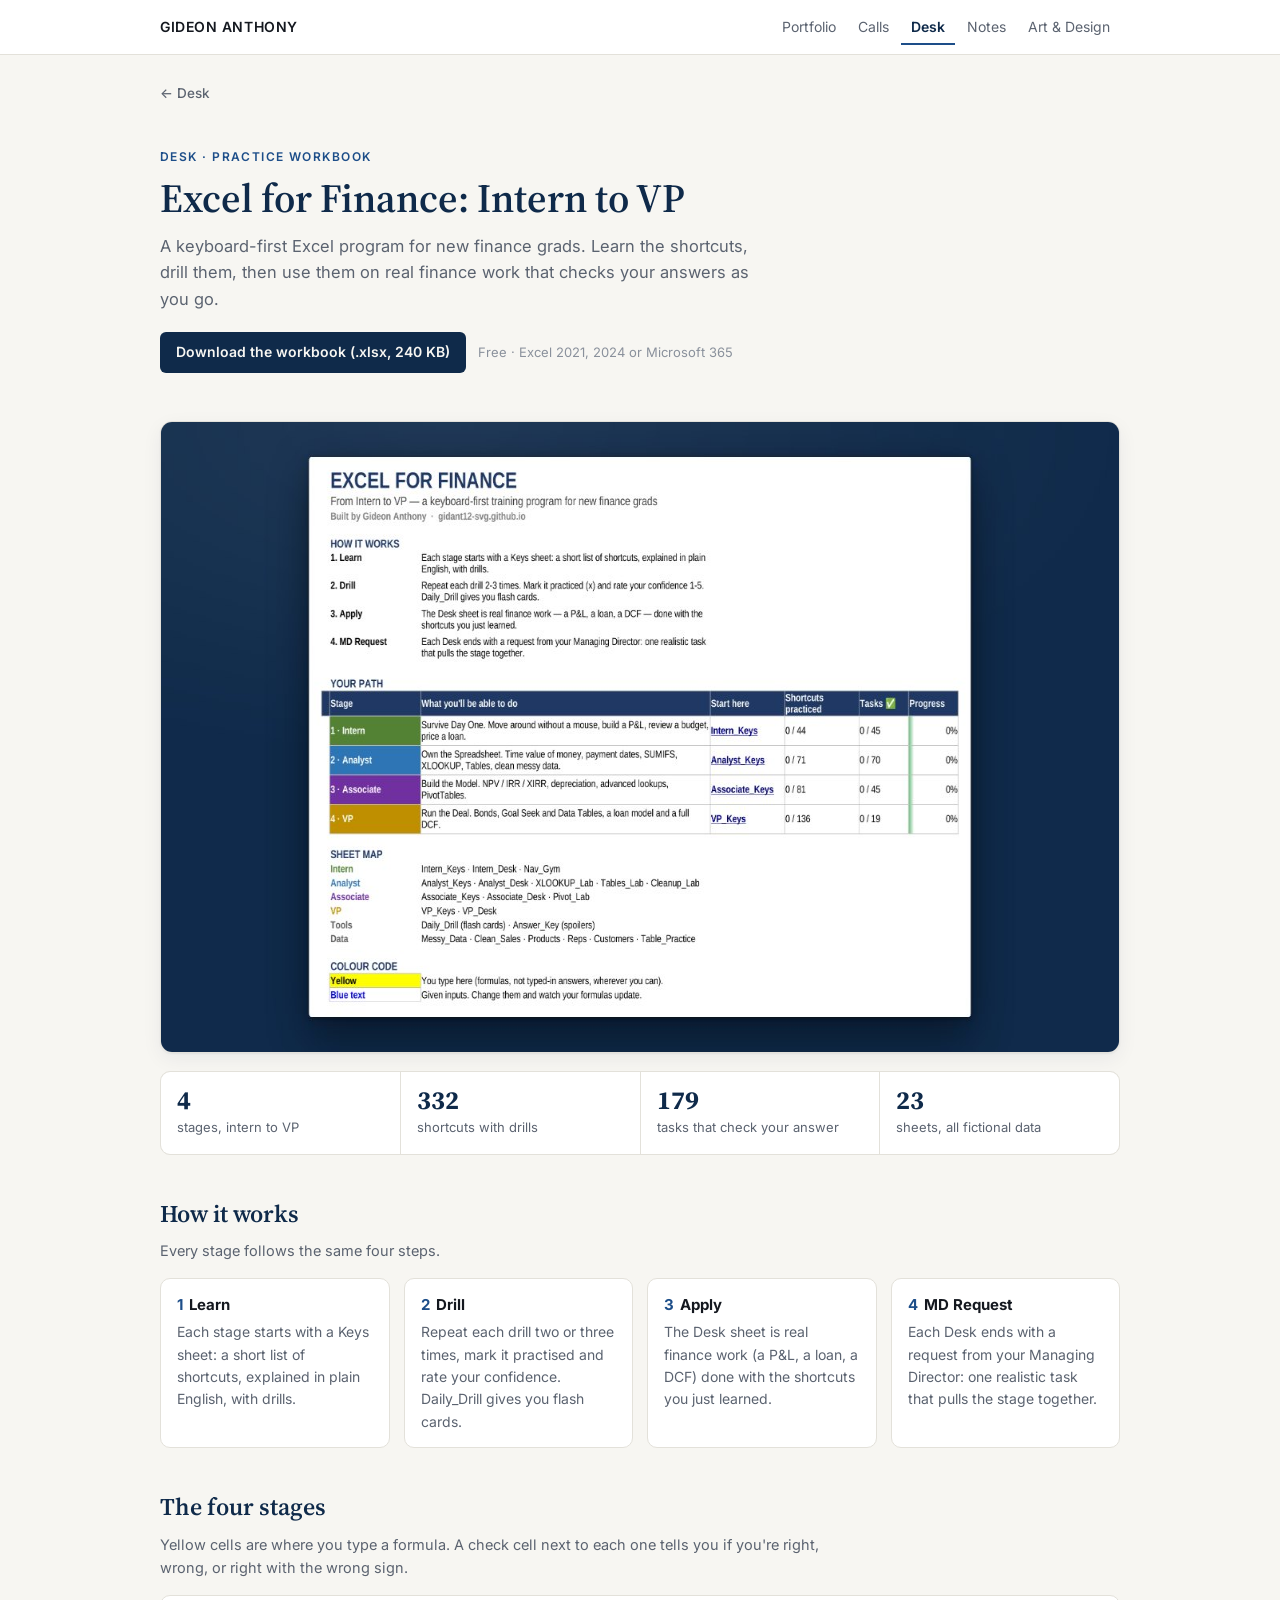
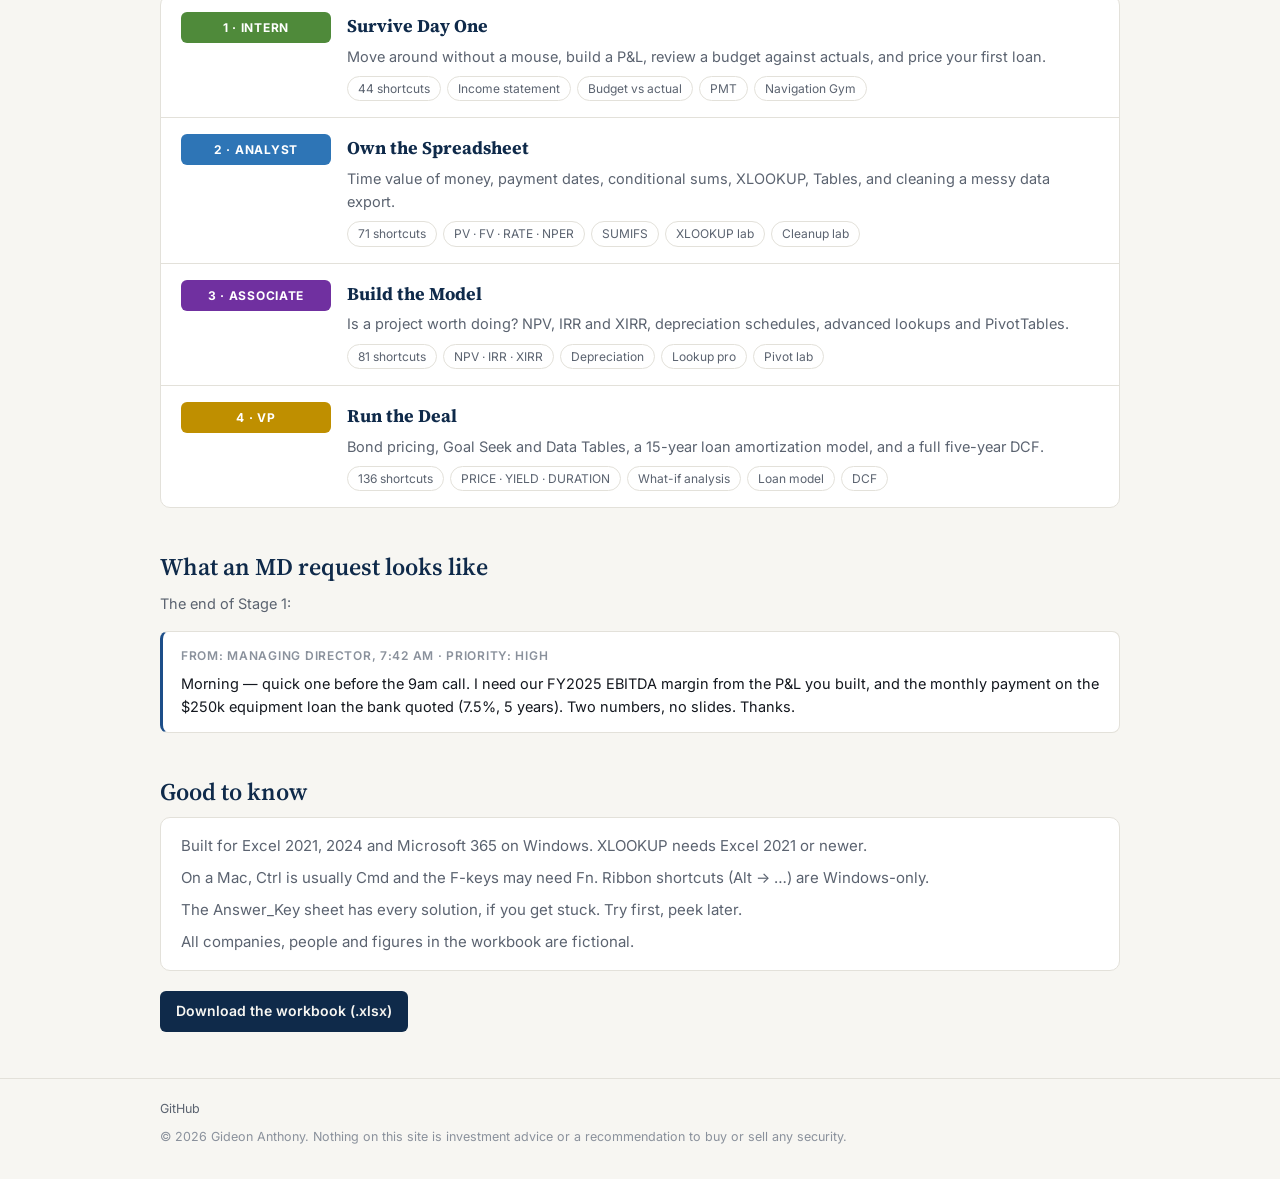
<file: desk/excel/index.html>
<!doctype html>
<html lang="en">
<head>
<meta charset="utf-8">
<meta name="viewport" content="width=device-width, initial-scale=1, viewport-fit=cover">
<title>Excel for Finance: Intern to VP · Gideon Anthony</title>
<meta name="description" content="A free, keyboard-first Excel workbook for new finance grads: 332 shortcuts and 179 self-checking finance tasks across four stages, from intern to VP.">
<meta property="og:title" content="Excel for Finance: Intern to VP">
<meta property="og:description" content="A free, keyboard-first Excel workbook for new finance grads: 332 shortcuts and 179 self-checking finance tasks, from your first P&L to a full DCF.">
<meta property="og:type" content="website">
<meta property="og:url" content="https://gidant12-svg.github.io/desk/excel/">
<meta property="og:image" content="https://gidant12-svg.github.io/images/desk/excel.jpg">
<meta name="twitter:card" content="summary_large_image">
<link rel="icon" href="../../favicon.svg" type="image/svg+xml">
<link rel="preconnect" href="https://fonts.googleapis.com">
<link rel="preconnect" href="https://fonts.gstatic.com" crossorigin>
<link href="https://fonts.googleapis.com/css2?family=Inter:wght@400;500;600;700&family=Source+Serif+4:opsz,wght@8..60,500;8..60,600&display=swap" rel="stylesheet">
<link rel="stylesheet" href="../../assets/site.css?v=20261116e">
</head>
<body>
<a class="skip" href="#main">Skip to content</a>
<header class="site">
  <div class="wrap top">
    <a class="brand" href="../../">GIDEON ANTHONY</a>
    <nav aria-label="Pages"><a href="../../">Portfolio</a><a href="../../calls/">Calls</a><a href="../" aria-current="page">Desk</a><a href="../../notes/">Notes</a><a href="../../studio/">Art &amp; Design</a></nav>
  </div>
</header>

<main id="main">
  <div class="wrap"><a class="back" href="../">← Desk</a></div>
  <div class="wrap hero">
    <div class="hero-main">
      <p class="eyebrow">Desk · Practice workbook</p>
      <h1>Excel for Finance: Intern to VP</h1>
      <p class="lede">A keyboard-first Excel program for new finance grads. Learn the shortcuts, drill them, then use them on real finance work that checks your answers as you go.</p>
      <div class="dl">
        <a class="btn" href="Excel_for_Finance_Intern_to_VP.xlsx" download>Download the workbook (.xlsx, 240 KB)</a>
        <small>Free · Excel 2021, 2024 or Microsoft 365</small>
      </div>
    </div>
  </div>

  <section class="wrap block" aria-label="Preview">
    <div class="shot"><img src="../../images/desk/excel.jpg" alt="The workbook's cover sheet: how it works, the four stages, the sheet map and colour code" width="1200" height="630"></div>
    <div class="facts">
      <div><b>4</b><span>stages, intern to VP</span></div>
      <div><b>332</b><span>shortcuts with drills</span></div>
      <div><b>179</b><span>tasks that check your answer</span></div>
      <div><b>23</b><span>sheets, all fictional data</span></div>
    </div>
  </section>

  <section class="wrap block" aria-labelledby="h-how">
    <div class="sec-head"><h2 id="h-how">How it works</h2></div>
    <p class="sub">Every stage follows the same four steps.</p>
    <div class="steps4">
      <div><b><i>1</i>Learn</b><p>Each stage starts with a Keys sheet: a short list of shortcuts, explained in plain English, with drills.</p></div>
      <div><b><i>2</i>Drill</b><p>Repeat each drill two or three times, mark it practised and rate your confidence. Daily_Drill gives you flash cards.</p></div>
      <div><b><i>3</i>Apply</b><p>The Desk sheet is real finance work (a P&amp;L, a loan, a DCF) done with the shortcuts you just learned.</p></div>
      <div><b><i>4</i>MD Request</b><p>Each Desk ends with a request from your Managing Director: one realistic task that pulls the stage together.</p></div>
    </div>
  </section>

  <section class="wrap block" aria-labelledby="h-stages">
    <div class="sec-head"><h2 id="h-stages">The four stages</h2></div>
    <p class="sub">Yellow cells are where you type a formula. A check cell next to each one tells you if you're right, wrong, or right with the wrong sign.</p>
    <div class="list">
      <div class="stage"><span class="lv" style="background:#4f8a3a">1 · Intern</span>
        <div><h3>Survive Day One</h3><p>Move around without a mouse, build a P&amp;L, review a budget against actuals, and price your first loan.</p>
        <div class="tags"><span class="tag">44 shortcuts</span><span class="tag">Income statement</span><span class="tag">Budget vs actual</span><span class="tag">PMT</span><span class="tag">Navigation Gym</span></div></div></div>
      <div class="stage"><span class="lv" style="background:#2e75b6">2 · Analyst</span>
        <div><h3>Own the Spreadsheet</h3><p>Time value of money, payment dates, conditional sums, XLOOKUP, Tables, and cleaning a messy data export.</p>
        <div class="tags"><span class="tag">71 shortcuts</span><span class="tag">PV · FV · RATE · NPER</span><span class="tag">SUMIFS</span><span class="tag">XLOOKUP lab</span><span class="tag">Cleanup lab</span></div></div></div>
      <div class="stage"><span class="lv" style="background:#7030a0">3 · Associate</span>
        <div><h3>Build the Model</h3><p>Is a project worth doing? NPV, IRR and XIRR, depreciation schedules, advanced lookups and PivotTables.</p>
        <div class="tags"><span class="tag">81 shortcuts</span><span class="tag">NPV · IRR · XIRR</span><span class="tag">Depreciation</span><span class="tag">Lookup pro</span><span class="tag">Pivot lab</span></div></div></div>
      <div class="stage"><span class="lv" style="background:#bf8f00">4 · VP</span>
        <div><h3>Run the Deal</h3><p>Bond pricing, Goal Seek and Data Tables, a 15-year loan amortization model, and a full five-year DCF.</p>
        <div class="tags"><span class="tag">136 shortcuts</span><span class="tag">PRICE · YIELD · DURATION</span><span class="tag">What-if analysis</span><span class="tag">Loan model</span><span class="tag">DCF</span></div></div></div>
    </div>
  </section>

  <section class="wrap block" aria-labelledby="h-md">
    <div class="sec-head"><h2 id="h-md">What an MD request looks like</h2></div>
    <p class="sub">The end of Stage 1:</p>
    <div class="memo"><span>From: Managing Director, 7:42 AM · Priority: High</span>Morning — quick one before the 9am call. I need our FY2025 EBITDA margin from the P&amp;L you built, and the monthly payment on the $250k equipment loan the bank quoted (7.5%, 5 years). Two numbers, no slides. Thanks.</div>
  </section>

  <section class="wrap block" aria-labelledby="h-know">
    <div class="sec-head"><h2 id="h-know">Good to know</h2></div>
    <div class="list"><div class="detail" style="padding:16px 20px">
      <p class="muted" style="margin:0 0 8px">Built for Excel 2021, 2024 and Microsoft 365 on Windows. XLOOKUP needs Excel 2021 or newer.</p>
      <p class="muted" style="margin:0 0 8px">On a Mac, Ctrl is usually Cmd and the F-keys may need Fn. Ribbon shortcuts (Alt → …) are Windows-only.</p>
      <p class="muted" style="margin:0 0 8px">The Answer_Key sheet has every solution, if you get stuck. Try first, peek later.</p>
      <p class="muted" style="margin:0">All companies, people and figures in the workbook are fictional.</p>
    </div></div>
    <div class="dl"><a class="btn" href="Excel_for_Finance_Intern_to_VP.xlsx" download>Download the workbook (.xlsx)</a></div>
  </section>
</main>

<footer class="site">
  <div class="wrap">
    <div class="fl" id="footLinks"></div>
    © <span data-year>2026</span> Gideon Anthony. Nothing on this site is investment advice or a recommendation to buy or sell any security.
  </div>
</footer>
<script src="../../assets/site.js?v=20261116e"></script>
<script>Site.get('site.json').then(Site.footer);</script>
</body>
</html>
</file>
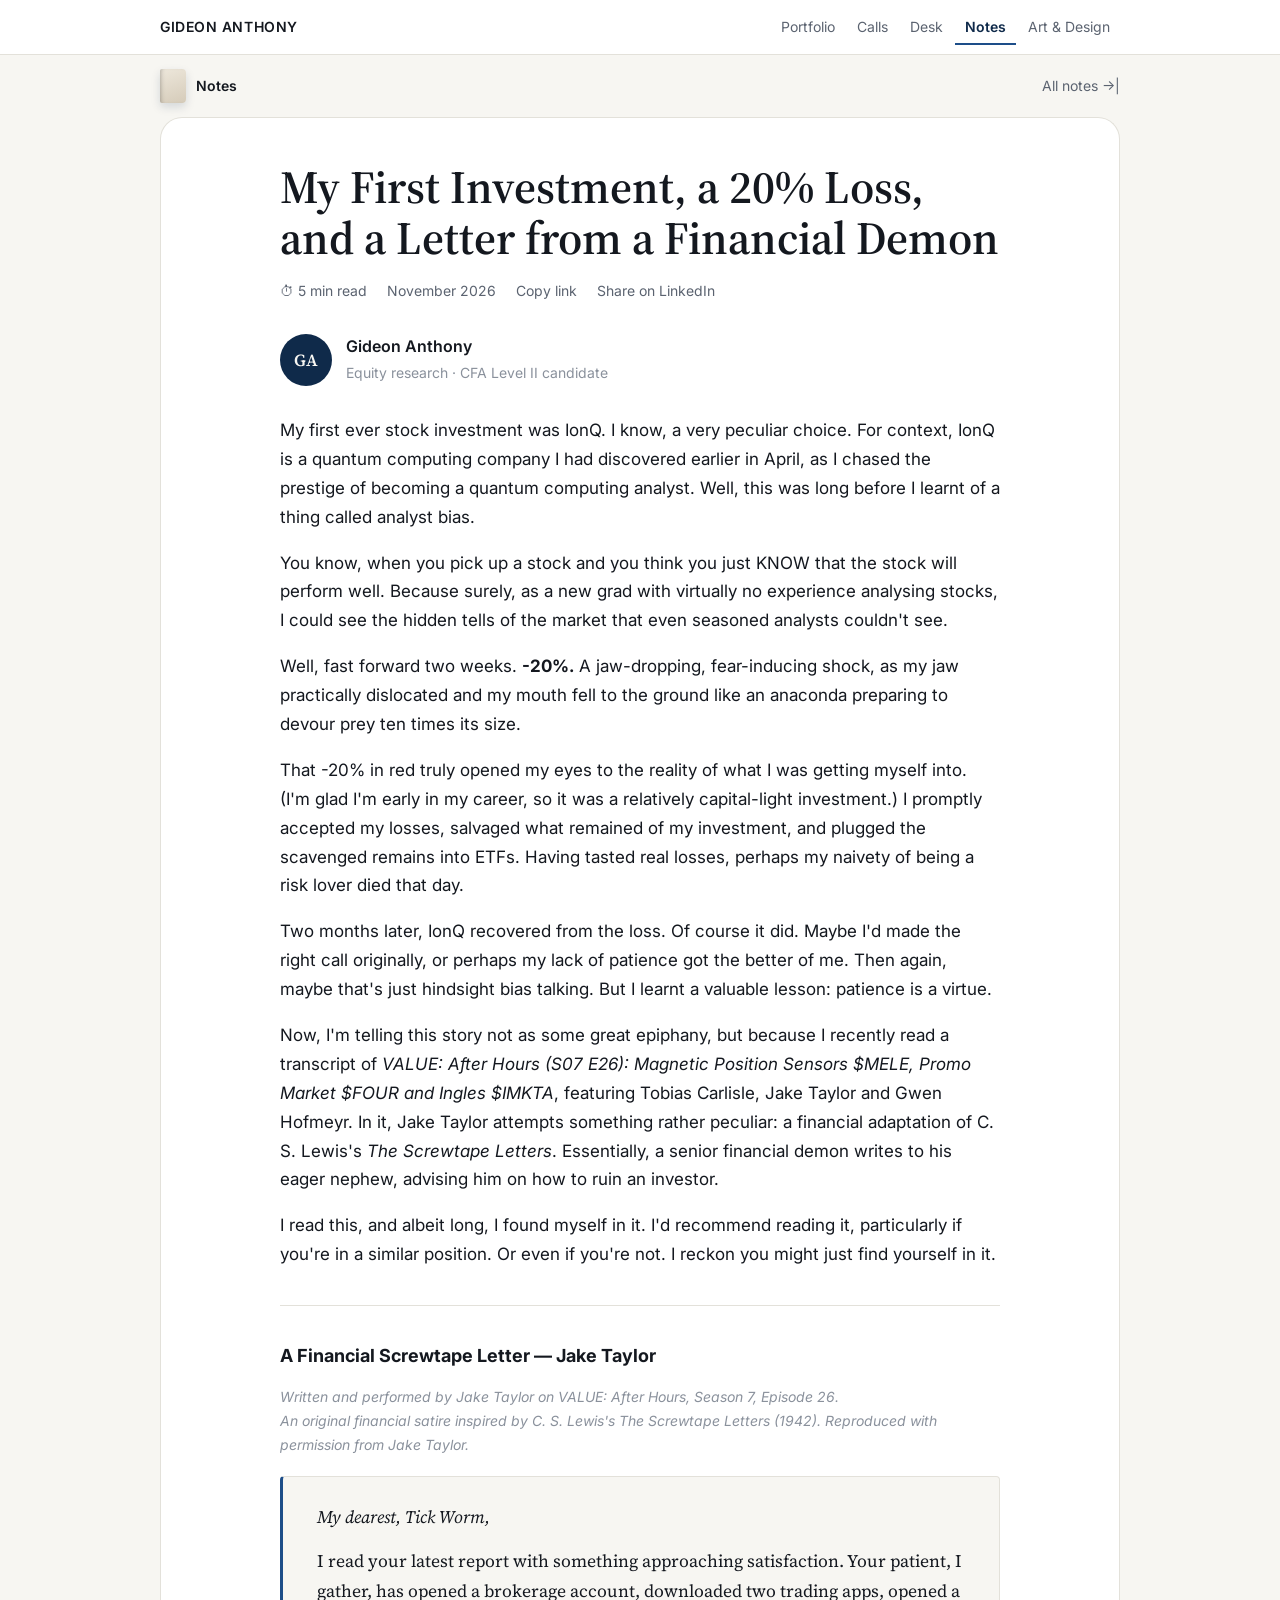
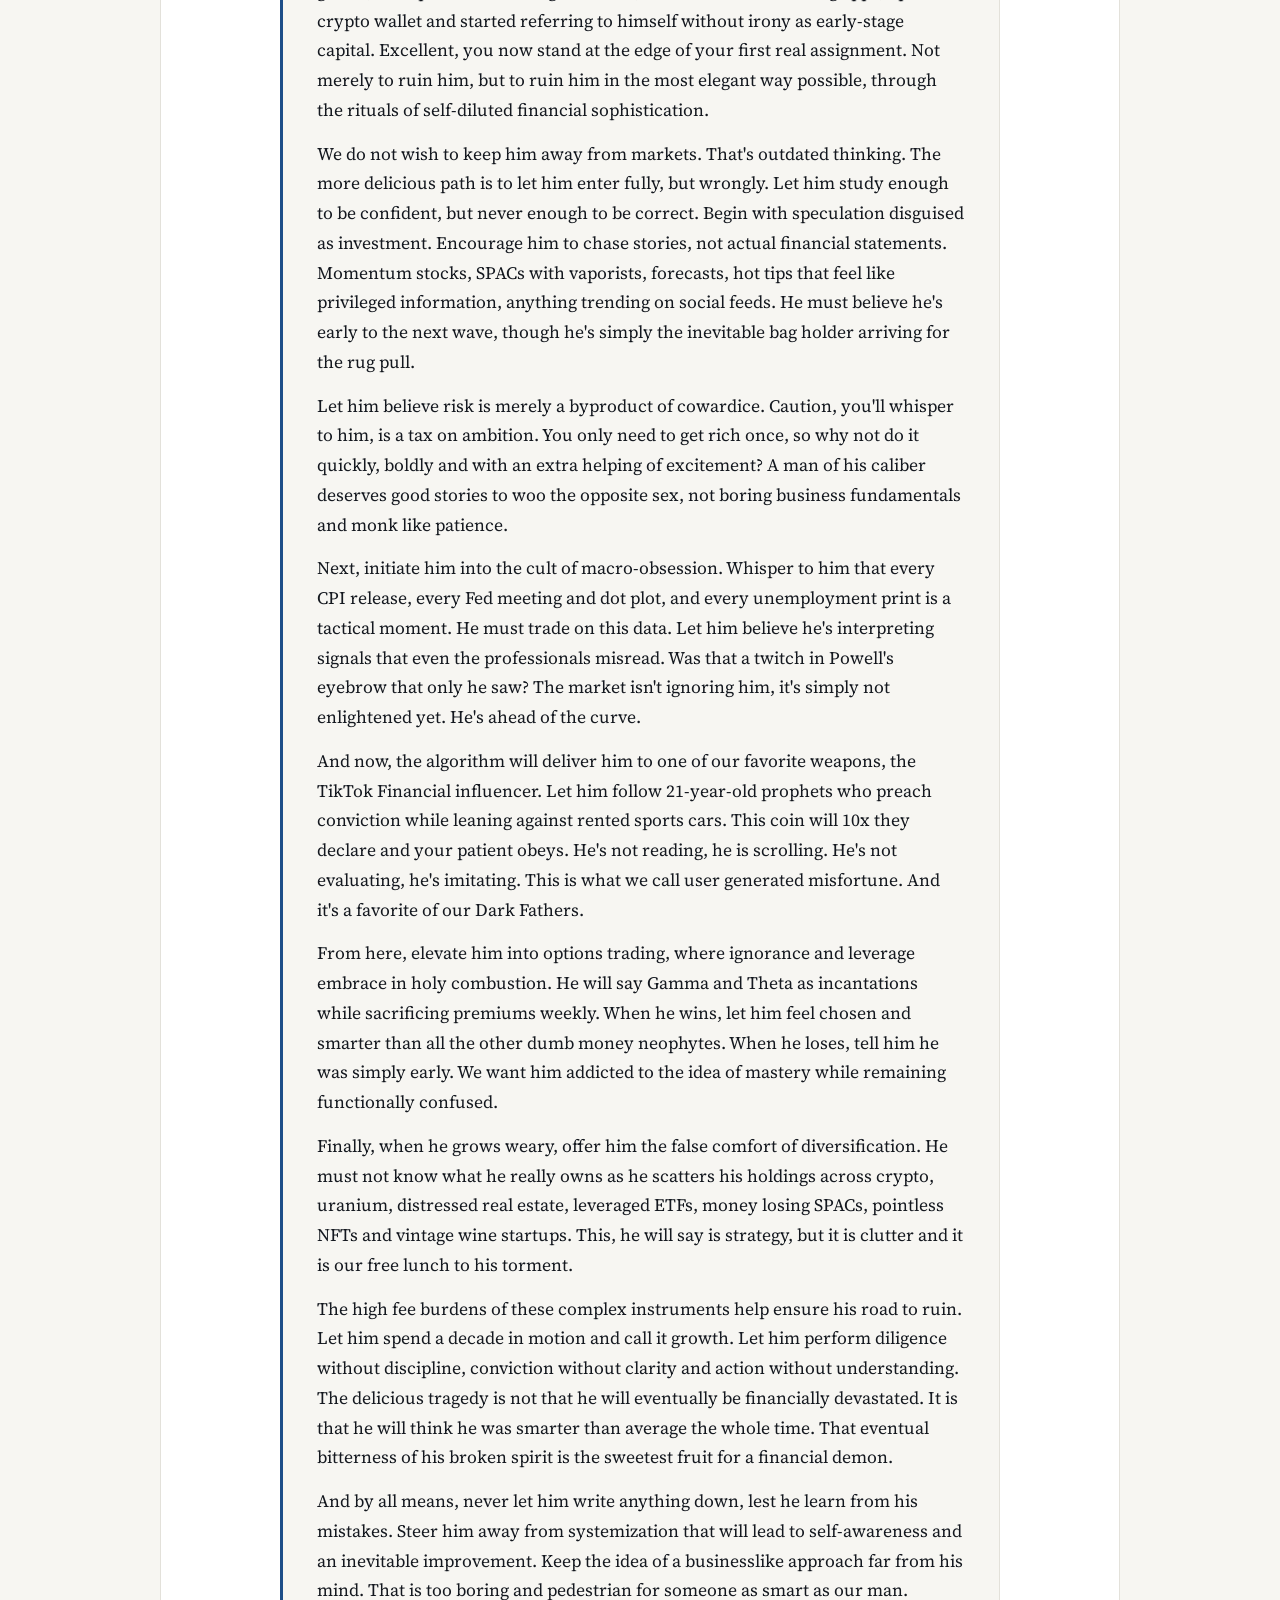
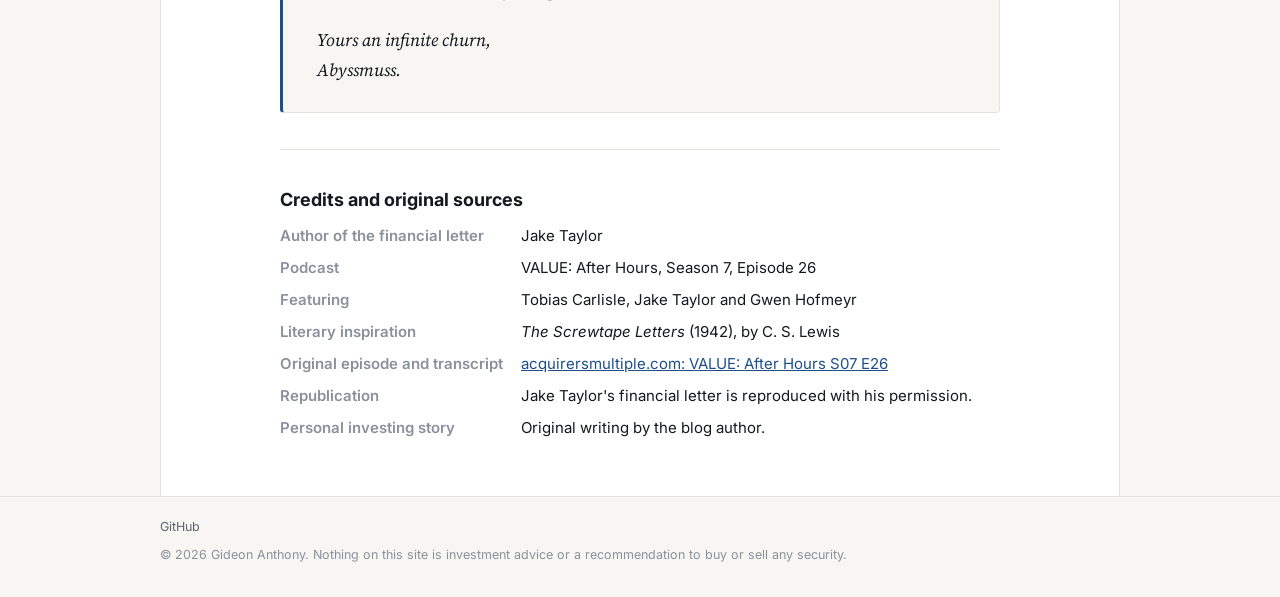
<file: notes/my-first-investment/index.html>
<!doctype html>
<html lang="en">
<head>
<meta charset="utf-8">
<meta name="viewport" content="width=device-width, initial-scale=1, viewport-fit=cover">
<title>My First Investment, a 20% Loss, and a Letter from a Financial Demon · Gideon Anthony</title>
<meta name="description" content="My first ever stock investment, a -20% lesson in patience, and Jake Taylor&#x27;s financial take on The Screwtape Letters.">
<meta property="og:title" content="My First Investment, a 20% Loss, and a Letter from a Financial Demon">
<meta property="og:description" content="My first ever stock investment, a -20% lesson in patience, and Jake Taylor&#x27;s financial take on The Screwtape Letters.">
<meta property="og:type" content="article">
<meta property="og:url" content="https://gidant12-svg.github.io/notes/my-first-investment/">
<meta property="og:image" content="https://gidant12-svg.github.io/images/cards/notes.jpg">
<meta name="twitter:card" content="summary_large_image">
<link rel="icon" href="../../favicon.svg" type="image/svg+xml">
<link rel="preconnect" href="https://fonts.googleapis.com">
<link rel="preconnect" href="https://fonts.gstatic.com" crossorigin>
<link href="https://fonts.googleapis.com/css2?family=Inter:wght@400;500;600;700;800&family=Source+Serif+4:opsz,wght@8..60,500;8..60,600&display=swap" rel="stylesheet">
<link rel="stylesheet" href="../../assets/site.css?v=20261116h">
</head>
<body class="nt-page">
<a class="skip" href="#main">Skip to content</a>
<header class="site">
  <div class="wrap top">
    <a class="brand" href="../../">GIDEON ANTHONY</a>
    <nav aria-label="Pages"><a href="../../">Portfolio</a><a href="../../calls/">Calls</a><a href="../../desk/">Desk</a><a href="../" aria-current="page">Notes</a><a href="../../studio/">Art &amp; Design</a></nav>
  </div>
</header>
<main id="main">
  <div class="wrap nt-bar">
    <a class="mini" href="../"><i aria-hidden="true"></i>Notes</a>
    <a class="all" href="../">All notes →|</a>
  </div>
  <div class="wrap">
    <article class="nt-article"><div class="in">
      <h1>My First Investment, a 20% Loss, and a Letter from a Financial Demon</h1>
      <div class="nt-meta">
        <span>⏱ 5 min read</span>
        <span>November 2026</span>
        <button type="button" id="copyLink">Copy link</button>
        <a id="shareLi" href="#" target="_blank" rel="noopener">Share on LinkedIn</a>
      </div>
      <div class="nt-author">
        <div class="av" aria-hidden="true">GA</div>
        <div><b>Gideon Anthony</b><span>Equity research · CFA Level II candidate</span></div>
      </div>
      <div class="nt-body">
        <p>My first ever stock investment was IonQ. I know, a very peculiar choice. For context, IonQ is a quantum computing company I had discovered earlier in April, as I chased the prestige of becoming a quantum computing analyst. Well, this was long before I learnt of a thing called analyst bias.</p>
        <p>You know, when you pick up a stock and you think you just KNOW that the stock will perform well. Because surely, as a new grad with virtually no experience analysing stocks, I could see the hidden tells of the market that even seasoned analysts couldn't see.</p>
        <p>Well, fast forward two weeks. <strong>-20%.</strong> A jaw-dropping, fear-inducing shock, as my jaw practically dislocated and my mouth fell to the ground like an anaconda preparing to devour prey ten times its size.</p>
        <p>That -20% in red truly opened my eyes to the reality of what I was getting myself into. (I'm glad I'm early in my career, so it was a relatively capital-light investment.) I promptly accepted my losses, salvaged what remained of my investment, and plugged the scavenged remains into ETFs. Having tasted real losses, perhaps my naivety of being a risk lover died that day.</p>
        <p>Two months later, IonQ recovered from the loss. Of course it did. Maybe I'd made the right call originally, or perhaps my lack of patience got the better of me. Then again, maybe that's just hindsight bias talking. But I learnt a valuable lesson: patience is a virtue.</p>
        <p>Now, I'm telling this story not as some great epiphany, but because I recently read a transcript of <em>VALUE: After Hours (S07 E26): Magnetic Position Sensors $MELE, Promo Market $FOUR and Ingles $IMKTA</em>, featuring Tobias Carlisle, Jake Taylor and Gwen Hofmeyr. In it, Jake Taylor attempts something rather peculiar: a financial adaptation of C. S. Lewis's <em>The Screwtape Letters</em>. Essentially, a senior financial demon writes to his eager nephew, advising him on how to ruin an investor.</p>
        <p>I read this, and albeit long, I found myself in it. I'd recommend reading it, particularly if you're in a similar position. Or even if you're not. I reckon you might just find yourself in it.</p>
        <hr>
        <h2>A Financial Screwtape Letter — Jake Taylor</h2>
        <p class="src"><em>Written and performed by Jake Taylor on VALUE: After Hours, Season 7, Episode 26.</em><br><em>An original financial satire inspired by C. S. Lewis's The Screwtape Letters (1942). Reproduced with permission from Jake Taylor.</em></p>
        <blockquote class="letter">
          <p class="sal">My dearest, Tick Worm,</p>
          <p>I read your latest report with something approaching satisfaction. Your patient, I gather, has opened a brokerage account, downloaded two trading apps, opened a crypto wallet and started referring to himself without irony as early-stage capital. Excellent, you now stand at the edge of your first real assignment. Not merely to ruin him, but to ruin him in the most elegant way possible, through the rituals of self-diluted financial sophistication.</p>
          <p>We do not wish to keep him away from markets. That's outdated thinking. The more delicious path is to let him enter fully, but wrongly. Let him study enough to be confident, but never enough to be correct. Begin with speculation disguised as investment. Encourage him to chase stories, not actual financial statements. Momentum stocks, SPACs with vaporists, forecasts, hot tips that feel like privileged information, anything trending on social feeds. He must believe he's early to the next wave, though he's simply the inevitable bag holder arriving for the rug pull.</p>
          <p>Let him believe risk is merely a byproduct of cowardice. Caution, you'll whisper to him, is a tax on ambition. You only need to get rich once, so why not do it quickly, boldly and with an extra helping of excitement? A man of his caliber deserves good stories to woo the opposite sex, not boring business fundamentals and monk like patience.</p>
          <p>Next, initiate him into the cult of macro-obsession. Whisper to him that every CPI release, every Fed meeting and dot plot, and every unemployment print is a tactical moment. He must trade on this data. Let him believe he's interpreting signals that even the professionals misread. Was that a twitch in Powell's eyebrow that only he saw? The market isn't ignoring him, it's simply not enlightened yet. He's ahead of the curve.</p>
          <p>And now, the algorithm will deliver him to one of our favorite weapons, the TikTok Financial influencer. Let him follow 21-year-old prophets who preach conviction while leaning against rented sports cars. This coin will 10x they declare and your patient obeys. He's not reading, he is scrolling. He's not evaluating, he's imitating. This is what we call user generated misfortune. And it's a favorite of our Dark Fathers.</p>
          <p>From here, elevate him into options trading, where ignorance and leverage embrace in holy combustion. He will say Gamma and Theta as incantations while sacrificing premiums weekly. When he wins, let him feel chosen and smarter than all the other dumb money neophytes. When he loses, tell him he was simply early. We want him addicted to the idea of mastery while remaining functionally confused.</p>
          <p>Finally, when he grows weary, offer him the false comfort of diversification. He must not know what he really owns as he scatters his holdings across crypto, uranium, distressed real estate, leveraged ETFs, money losing SPACs, pointless NFTs and vintage wine startups. This, he will say is strategy, but it is clutter and it is our free lunch to his torment.</p>
          <p>The high fee burdens of these complex instruments help ensure his road to ruin. Let him spend a decade in motion and call it growth. Let him perform diligence without discipline, conviction without clarity and action without understanding. The delicious tragedy is not that he will eventually be financially devastated. It is that he will think he was smarter than average the whole time. That eventual bitterness of his broken spirit is the sweetest fruit for a financial demon.</p>
          <p>And by all means, never let him write anything down, lest he learn from his mistakes. Steer him away from systemization that will lead to self-awareness and an inevitable improvement. Keep the idea of a businesslike approach far from his mind. That is too boring and pedestrian for someone as smart as our man.</p>
          <p class="sign">Yours an infinite churn,<br>Abyssmuss.</p>
        </blockquote>
        <hr>
        <h2>Credits and original sources</h2>
        <dl class="nt-credits">
          <dt>Author of the financial letter</dt><dd>Jake Taylor</dd>
          <dt>Podcast</dt><dd>VALUE: After Hours, Season 7, Episode 26</dd>
          <dt>Featuring</dt><dd>Tobias Carlisle, Jake Taylor and Gwen Hofmeyr</dd>
          <dt>Literary inspiration</dt><dd><em>The Screwtape Letters</em> (1942), by C. S. Lewis</dd>
          <dt>Original episode and transcript</dt><dd><a href="https://acquirersmultiple.com/2025/08/value-after-hours-s07-e26-magnetic-position-sensors-mele-promo-market-four-and-ingles-inmkt-with-gwen-hofmeyr/" target="_blank" rel="noopener">acquirersmultiple.com: VALUE: After Hours S07 E26</a></dd>
          <dt>Republication</dt><dd>Jake Taylor's financial letter is reproduced with his permission.</dd>
          <dt>Personal investing story</dt><dd>Original writing by the blog author.</dd>
        </dl>
      </div>
    </div></article>
  </div>
</main>
<footer class="site">
  <div class="wrap">
    <div class="fl" id="footLinks"></div>
    © <span data-year>2026</span> Gideon Anthony. Nothing on this site is investment advice or a recommendation to buy or sell any security.
  </div>
</footer>
<script src="../../assets/site.js?v=20261116h"></script>
<script>
Site.get('site.json').then(Site.footer);
document.getElementById('shareLi').href = 'https://www.linkedin.com/sharing/share-offsite/?url=' + encodeURIComponent(location.href);
document.getElementById('copyLink').addEventListener('click', e => {
  const b = e.currentTarget;
  navigator.clipboard.writeText(location.href).then(() => { b.textContent = 'Link copied'; setTimeout(() => b.textContent = 'Copy link', 1800); }).catch(() => {});
});
</script>
</body>
</html>
</file>
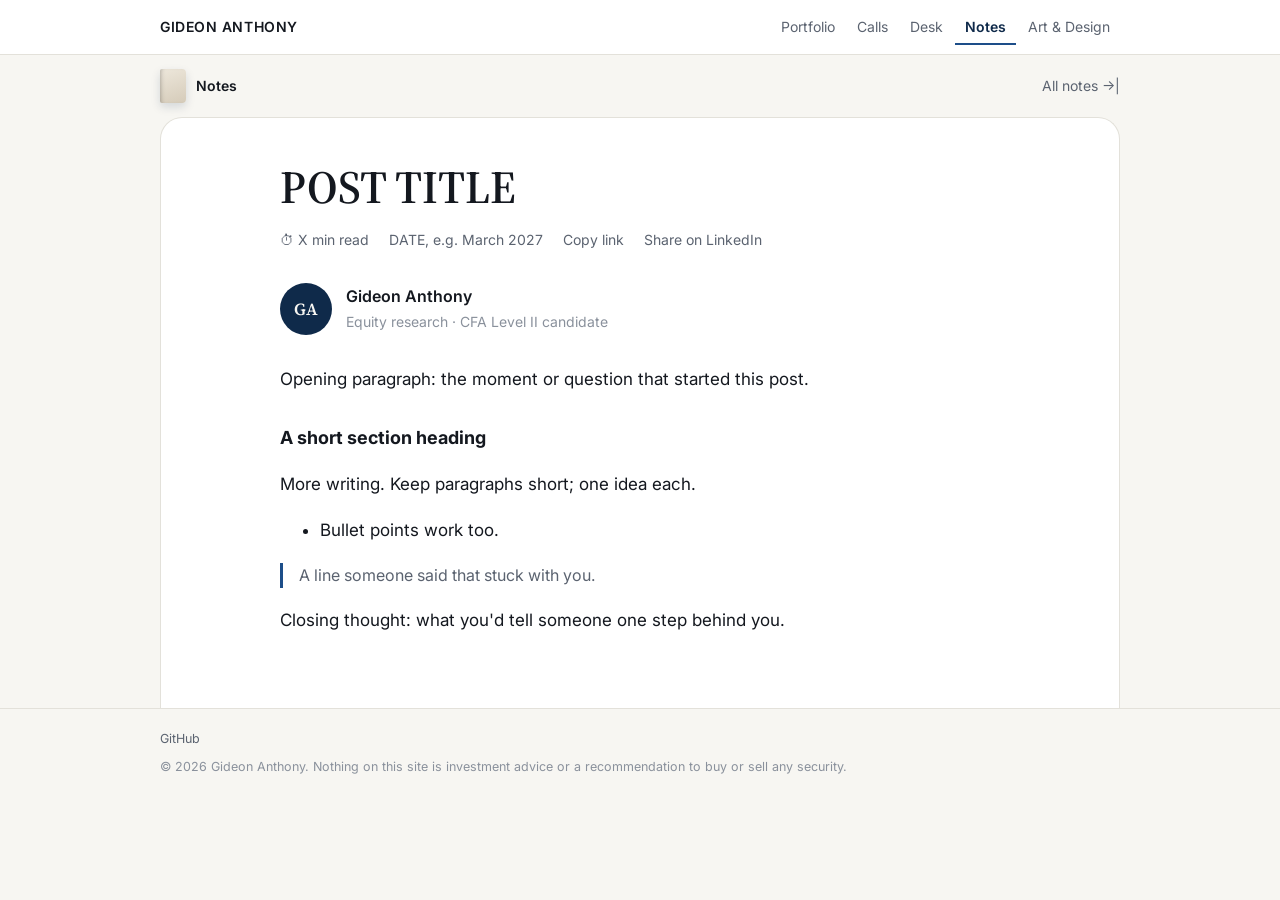
<file: notes/_post-template.html>
<!doctype html>
<html lang="en">
<head>
<!-- HOW TO USE
     1. Copy this file to notes/your-post-name/index.html (a new folder per post).
     2. Replace everything in CAPITALS: title, summary, date, read time, and the body.
     3. Add the post to notes.json under "posts" (see the README).
     Files whose names start with _ are never published, so this template stays private. -->
<meta charset="utf-8">
<meta name="viewport" content="width=device-width, initial-scale=1, viewport-fit=cover">
<title>POST TITLE · Gideon Anthony</title>
<meta name="description" content="ONE-SENTENCE SUMMARY">
<meta property="og:title" content="POST TITLE">
<meta property="og:description" content="ONE-SENTENCE SUMMARY">
<meta property="og:type" content="article">
<meta property="og:image" content="https://gidant12-svg.github.io/images/cards/notes.jpg">
<meta name="twitter:card" content="summary_large_image">
<link rel="icon" href="../../favicon.svg" type="image/svg+xml">
<link rel="preconnect" href="https://fonts.googleapis.com">
<link rel="preconnect" href="https://fonts.gstatic.com" crossorigin>
<link href="https://fonts.googleapis.com/css2?family=Inter:wght@400;500;600;700;800&family=Source+Serif+4:opsz,wght@8..60,500;8..60,600&display=swap" rel="stylesheet">
<link rel="stylesheet" href="../../assets/site.css?v=20261116e">
</head>
<body class="nt-page">
<a class="skip" href="#main">Skip to content</a>
<header class="site">
  <div class="wrap top">
    <a class="brand" href="../../">GIDEON ANTHONY</a>
    <nav aria-label="Pages"><a href="../../">Portfolio</a><a href="../../calls/">Calls</a><a href="../../desk/">Desk</a><a href="../" aria-current="page">Notes</a><a href="../../studio/">Art &amp; Design</a></nav>
  </div>
</header>
<main id="main">
  <div class="wrap nt-bar">
    <a class="mini" href="../"><i aria-hidden="true"></i>Notes</a>
    <a class="all" href="../">All notes →|</a>
  </div>
  <div class="wrap">
    <article class="nt-article"><div class="in">
      <h1>POST TITLE</h1>
      <div class="nt-meta">
        <span>⏱ X min read</span>
        <span>DATE, e.g. March 2027</span>
        <button type="button" id="copyLink">Copy link</button>
        <a id="shareLi" href="#" target="_blank" rel="noopener">Share on LinkedIn</a>
      </div>
      <div class="nt-author">
        <div class="av" aria-hidden="true">GA</div>
        <div><b>Gideon Anthony</b><span>Equity research · CFA Level II candidate</span></div>
      </div>
      <div class="nt-body">
        <p>Opening paragraph: the moment or question that started this post.</p>
        <h2>A short section heading</h2>
        <p>More writing. Keep paragraphs short; one idea each.</p>
        <ul>
          <li>Bullet points work too.</li>
        </ul>
        <blockquote>A line someone said that stuck with you.</blockquote>
        <p>Closing thought: what you'd tell someone one step behind you.</p>
      </div>
    </div></article>
  </div>
</main>
<footer class="site">
  <div class="wrap">
    <div class="fl" id="footLinks"></div>
    © <span data-year>2026</span> Gideon Anthony. Nothing on this site is investment advice or a recommendation to buy or sell any security.
  </div>
</footer>
<script src="../../assets/site.js?v=20261116e"></script>
<script>
Site.get('site.json').then(Site.footer);
document.getElementById('shareLi').href = 'https://www.linkedin.com/sharing/share-offsite/?url=' + encodeURIComponent(location.href);
document.getElementById('copyLink').addEventListener('click', e => {
  const b = e.currentTarget;
  navigator.clipboard.writeText(location.href).then(() => { b.textContent = 'Link copied'; setTimeout(() => b.textContent = 'Copy link', 1800); }).catch(() => {});
});
</script>
</body>
</html>
</file>
<file: assets/site.css>
/* Shared styles for every page. Research-note look: warm paper, navy ink, one blue accent. */
:root{
  --bg:#f7f6f2; --surface:#ffffff; --ink:#14181f; --muted:#5b6370; --faint:#8a919c;
  --line:#e3e1da; --navy:#0f2a4a; --accent:#1d4e89; --accent-bg:#e8eff8;
  --down:#a23b2a; --down-bg:#fbece8; --up:#1f6b45; --up-bg:#e7f3ec; --hold:#7a5a10; --hold-bg:#f8f0dc;
  --bar:#e9e7e0; --hover:#fbfaf7; --shadow:0 1px 2px rgba(15,42,74,.06),0 6px 20px rgba(15,42,74,.06);
  --serif:"Source Serif 4",Georgia,serif;
  --sans:Inter,system-ui,-apple-system,"Segoe UI",Roboto,sans-serif;
}
@media (prefers-color-scheme: dark){
  :root:not([data-theme="light"]){
    --bg:#0e1116; --surface:#161a21; --ink:#e8eaee; --muted:#a3aab5; --faint:#7a828e;
    --line:#2a303a; --navy:#cfe0f5; --accent:#7fb0ea; --accent-bg:#1a2636;
    --down:#f08a76; --down-bg:#3a1f1a; --up:#7fd1a3; --up-bg:#16301f; --hold:#e6c46e; --hold-bg:#33290f;
    --bar:#252b34; --hover:#1a1f27; --shadow:0 1px 2px rgba(0,0,0,.3),0 8px 24px rgba(0,0,0,.25);
  }
}
*{box-sizing:border-box}
html{-webkit-text-size-adjust:100%;scroll-behavior:smooth}
body{margin:0;background:var(--bg);color:var(--ink);font:16px/1.6 var(--sans);-webkit-font-smoothing:antialiased}
a{color:var(--accent)}
img{max-width:100%;display:block}
:focus-visible{outline:2px solid var(--accent);outline-offset:2px}
.wrap{max-width:1000px;margin:0 auto;padding-left:max(20px,env(safe-area-inset-left,0px));padding-right:max(20px,env(safe-area-inset-right,0px))}
.skip{position:absolute;left:-999px;top:8px;background:var(--surface);padding:8px 12px;border-radius:6px;z-index:10}
.skip:focus{left:12px}

/* header + nav */
header.site{border-bottom:1px solid var(--line);background:var(--surface)}
.top{display:flex;justify-content:space-between;align-items:center;gap:8px 20px;flex-wrap:wrap;padding-top:8px;padding-bottom:8px;font-size:14px}
.brand{font-weight:600;letter-spacing:.04em;color:var(--ink);text-decoration:none;padding:8px 0}
.top nav{display:flex;gap:2px;flex-wrap:wrap}
.top nav a{color:var(--muted);text-decoration:none;padding:9px 10px;border-radius:6px;line-height:1.2}
.top nav a:hover{color:var(--ink);background:var(--hover)}
.top nav a[aria-current="page"]{color:var(--navy);font-weight:600;box-shadow:inset 0 -2px 0 var(--accent);border-radius:0}

.back{display:inline-flex;align-items:center;gap:6px;margin-top:22px;font-size:13.5px;font-weight:500;color:var(--muted);text-decoration:none;padding:6px 0}
.back:hover{color:var(--accent)}

/* page heads */
.hero{padding-top:36px;padding-bottom:26px;display:flex;justify-content:space-between;gap:28px;flex-wrap:wrap;align-items:flex-end}
.hero-main{flex:1 1 480px;min-width:0}
.back + .hero{padding-top:14px}
.eyebrow{font-size:12px;font-weight:600;letter-spacing:.12em;text-transform:uppercase;color:var(--accent);margin:0 0 10px}
h1{font-family:var(--serif);font-weight:600;font-size:clamp(28px,5vw,40px);line-height:1.12;margin:0 0 12px;color:var(--navy);text-wrap:balance}
.lede{font-size:16.5px;color:var(--muted);max-width:620px;margin:0}
.focus{display:flex;gap:8px;flex-wrap:wrap;margin-top:16px}
.chip{font-size:12.5px;font-weight:500;color:var(--accent);background:var(--accent-bg);border-radius:999px;padding:3px 11px}
.contact:empty{display:none}
.contact{display:flex;gap:8px;flex-wrap:wrap;margin-top:18px}
.contact a{font-size:13.5px;font-weight:600;text-decoration:none;color:var(--navy);border:1px solid var(--line);background:var(--surface);border-radius:6px;padding:7px 12px}
.contact a:hover{border-color:var(--accent);color:var(--accent)}
.stats{display:grid;grid-template-columns:auto auto;gap:14px 28px;font-size:13px;color:var(--muted)}
.stats b{display:block;font-size:18px;color:var(--ink);font-weight:600;line-height:1.3}

section.block{padding-top:22px;padding-bottom:18px}
.sec-head{display:flex;justify-content:space-between;align-items:baseline;gap:12px;flex-wrap:wrap;margin-bottom:6px}
h2{font-family:var(--serif);font-size:24px;font-weight:600;margin:0;color:var(--navy)}
.sub{color:var(--muted);margin:0 0 16px;font-size:14.5px;max-width:680px}
.toggle{background:none;border:1px solid var(--line);color:var(--muted);font:500 13px var(--sans);padding:7px 12px;border-radius:6px;cursor:pointer}
.toggle:hover{color:var(--ink);border-color:var(--faint)}
.empty{color:var(--muted);padding:16px 20px;margin:0}

/* featured call: the front box of a research note */
.note{background:var(--surface);border:1px solid var(--line);border-radius:12px;overflow:hidden;box-shadow:var(--shadow)}
.note-head{display:flex;justify-content:space-between;align-items:center;gap:10px;flex-wrap:wrap;padding:12px 20px;background:var(--navy);color:var(--bg);font-size:12px;font-weight:600;letter-spacing:.1em;text-transform:uppercase}
.note-head span:last-child{opacity:.75;letter-spacing:.04em}
.note-body{display:grid;grid-template-columns:1fr 300px;gap:0}
.note-main{padding:20px 22px;min-width:0}
.note-co{font-family:var(--serif);font-size:24px;font-weight:600;color:var(--navy);line-height:1.2;margin:0}
.note-meta{font-size:13px;color:var(--faint);margin-top:3px}
.note-thesis{font-size:15px;margin:12px 0 16px;color:var(--ink)}
.note-actions{display:flex;gap:8px;flex-wrap:wrap}
.note-box{border-left:1px solid var(--line);display:grid;grid-template-columns:1fr 1fr}
.note-box div{padding:14px 16px;border-bottom:1px solid var(--line)}
.note-box div:nth-child(odd){border-right:1px solid var(--line)}
.note-box div:nth-last-child(-n+2){border-bottom:0}
.note-box span{display:block;font-size:10.5px;font-weight:600;letter-spacing:.08em;text-transform:uppercase;color:var(--faint)}
.note-box b{font-size:21px;font-weight:600;font-variant-numeric:tabular-nums;line-height:1.35}
.note-box .rating b{font-size:19px}
.note-box span.badge{display:inline-block;letter-spacing:.05em;color:inherit}
.note-box .b-buy{color:var(--up)}.note-box .b-hold{color:var(--hold)}.note-box .b-sell{color:var(--down)}

/* exhibits (cards) */
.exhibits{display:grid;grid-template-columns:repeat(3,1fr);gap:18px}
.card{position:relative;display:flex;flex-direction:column;background:var(--surface);border:1px solid var(--line);border-radius:12px;overflow:hidden;color:inherit;text-decoration:none;transition:transform .18s ease,box-shadow .18s ease,border-color .18s ease;min-width:0}
.card:hover{transform:translateY(-2px);box-shadow:var(--shadow);border-color:var(--faint)}
.card .pic{aspect-ratio:1200/630;background:var(--bar);overflow:hidden}
.card .pic img{width:100%;height:100%;object-fit:cover;transition:transform .35s ease}
.card:hover .pic img{transform:scale(1.025)}
.card .txt{padding:14px 16px 16px;display:flex;flex-direction:column;gap:6px;flex:1}
.card .ex{font-size:11px;font-weight:600;letter-spacing:.12em;text-transform:uppercase;color:var(--accent)}
.card h3{font-family:var(--serif);font-size:21px;font-weight:600;margin:0;color:var(--navy);line-height:1.2}
.card p{margin:0;font-size:14px;color:var(--muted);line-height:1.5;display:-webkit-box;-webkit-line-clamp:4;-webkit-box-orient:vertical;overflow:hidden}
.card .live{margin-top:auto;padding-top:8px;font-size:12.5px;color:var(--faint);font-variant-numeric:tabular-nums;display:flex;justify-content:space-between;gap:8px}
.card .live b{color:var(--ink);font-weight:600}
.card .live::after{content:"→";color:var(--faint);transition:transform .18s}
.card:hover .live::after{color:var(--accent);transform:translateX(3px)}
.card.wide{display:grid;grid-template-columns:1.25fr 1fr}
.card.wide .pic{aspect-ratio:auto;min-height:100%}
.card.wide .txt{padding:22px 24px;justify-content:center}
.card.wide p{-webkit-line-clamp:4}
.side-label{font-size:12px;font-weight:600;letter-spacing:.12em;text-transform:uppercase;color:var(--faint);margin:0 0 12px;display:flex;align-items:center;gap:12px}
.side-label::after{content:"";flex:1;height:1px;background:var(--line)}

/* lists (calls + milestones) */
.list{background:var(--surface);border:1px solid var(--line);border-radius:10px;overflow:hidden}
.item{border-top:1px solid var(--line)}
.item:first-child{border-top:0}
.item summary{list-style:none;cursor:pointer;display:grid;grid-template-columns:96px 1fr auto 18px;gap:16px;align-items:center;padding:16px 20px}
.item summary::-webkit-details-marker{display:none}
.item summary:hover{background:var(--hover)}
.item summary:focus-visible{outline:2px solid var(--accent);outline-offset:-2px}
.when{font-size:12px;font-weight:600;letter-spacing:.06em;text-transform:uppercase;color:var(--faint)}
.t{font-weight:600;font-size:16px;line-height:1.3;display:flex;align-items:center;gap:8px;flex-wrap:wrap}
.t .serif{font-family:var(--serif);font-size:18px}
.s{font-size:13px;color:var(--faint);margin-top:2px}
.kind{font-size:10.5px;font-weight:600;letter-spacing:.07em;text-transform:uppercase;padding:2px 7px;border-radius:4px;background:var(--bar);color:var(--muted)}
.kind.report{background:var(--navy);color:var(--bg)}
.kind.now{background:var(--accent-bg);color:var(--accent)}
.right{display:flex;align-items:center;gap:12px;justify-content:flex-end;text-align:right}
.mini{font-size:13px;color:var(--muted);font-variant-numeric:tabular-nums;white-space:nowrap}
.mini b{color:var(--ink);font-weight:600}
.chev{width:18px;height:18px;color:var(--faint);transition:transform .2s}
.item[open] .chev{transform:rotate(180deg)}
.item.current summary{box-shadow:inset 3px 0 0 var(--accent)}
.badge{font-size:11px;font-weight:600;letter-spacing:.05em;padding:4px 8px;border-radius:4px;white-space:nowrap}
.b-hold{background:var(--hold-bg);color:var(--hold)}
.b-buy{background:var(--up-bg);color:var(--up)}
.b-sell{background:var(--down-bg);color:var(--down)}
.neg{color:var(--down)} .pos{color:var(--up)}
.detail{padding:4px 20px 22px 132px}
.detail p{margin:0 0 12px;font-size:15px}
.detail .muted{color:var(--muted)}
.context{font-size:14px;color:var(--muted);border-left:3px solid var(--line);padding-left:12px}
.context b{color:var(--ink);font-weight:600}
.figs{display:grid;grid-template-columns:repeat(3,1fr);gap:1px;background:var(--line);border:1px solid var(--line);border-radius:8px;overflow:hidden;margin:4px 0 16px}
.fig{background:var(--surface);padding:10px 12px}
.fig span{display:block;font-size:10.5px;letter-spacing:.08em;text-transform:uppercase;color:var(--faint)}
.fig b{font-size:18px;font-weight:600;font-variant-numeric:tabular-nums}
.range{margin:2px 0 16px}
.range-label{font-size:10.5px;letter-spacing:.08em;text-transform:uppercase;color:var(--faint);margin-bottom:26px}
.track{position:relative;height:6px;background:var(--bar);border-radius:3px;margin:0 8px}
.pt{position:absolute;top:50%;transform:translate(-50%,-50%);width:12px;height:12px;border-radius:50%;background:var(--surface);border:2px solid var(--muted)}
.pt.base{border-color:var(--accent);background:var(--accent)}
.pt.px{width:3px;height:22px;border-radius:1px;border:0;background:var(--ink)}
.lbl{position:absolute;transform:translateX(-50%);font-size:12px;white-space:nowrap;color:var(--muted);font-variant-numeric:tabular-nums}
.lbl.below{top:14px} .lbl.above{bottom:14px;font-weight:600;color:var(--ink)}
.lbl small{display:block;font-size:10px;letter-spacing:.06em;text-transform:uppercase;color:var(--faint);text-align:center}
.range-space{height:34px}
.foot{display:flex;justify-content:space-between;align-items:center;gap:12px;flex-wrap:wrap;padding-top:4px}
.tags{display:flex;gap:6px;flex-wrap:wrap}
.tag{font-size:12px;color:var(--muted);border:1px solid var(--line);border-radius:999px;padding:2px 10px}
.btn{display:inline-block;background:var(--navy);color:var(--bg);text-decoration:none;font-size:14px;font-weight:600;padding:9px 16px;border-radius:6px}
.btn:hover{opacity:.9}
.btn.alt{background:transparent;color:var(--navy);box-shadow:inset 0 0 0 1.5px var(--navy)}

/* process comparison */
.cmp{display:grid;grid-template-columns:150px 1fr 1fr}
.cmp>div{padding:12px 16px;font-size:14px;border-top:1px solid var(--line)}
.cmp .h{font-size:10.5px;font-weight:600;letter-spacing:.08em;text-transform:uppercase;color:var(--faint);border-top:0;padding-top:4px}
.cmp .h.n{color:var(--accent)}
.cmp .k{font-weight:600}
.cmp .then{color:var(--muted)}
.proc summary{grid-template-columns:1fr auto 18px}
.proc .detail{padding:0 4px 8px}

/* desk + notes entries */
.entries{display:grid;grid-template-columns:repeat(2,1fr);gap:18px}
.entry .pic{aspect-ratio:1200/630}
.entry .kind{align-self:flex-start}
.coming{align-self:start;border:1px dashed var(--line);border-radius:12px;padding:18px 20px;color:var(--muted);font-size:14.5px;background:transparent}
.coming b{color:var(--ink)}

/* studio */
body.studio{--bg:#0b0b0c;--surface:#141416;--ink:#ededee;--muted:#a5a5ab;--faint:#75757c;--line:#26262a;--navy:#f2f2f3;--accent:#d9c7a3;--accent-bg:#26221a;--bar:#1d1d20;--hover:#18181b;color-scheme:dark}
.gallery{display:grid;grid-template-columns:repeat(auto-fill,minmax(280px,1fr));gap:18px}
.piece{margin:0;background:var(--surface);border:1px solid var(--line);border-radius:10px;overflow:hidden}
.piece a{display:block;background:#000}
.piece img{width:100%;aspect-ratio:4/5;object-fit:cover;transition:opacity .2s}
.piece a:hover img{opacity:.9}
.piece figcaption{padding:12px 14px 14px}
.piece .pk{font-size:11px;font-weight:600;letter-spacing:.12em;text-transform:uppercase;color:var(--accent)}
.piece h3{font-family:var(--serif);font-size:18px;font-weight:600;margin:3px 0 4px;color:var(--navy)}
.piece p{margin:0;font-size:13.5px;color:var(--muted)}

footer.site{border-top:1px solid var(--line);padding-top:20px;padding-bottom:32px;font-size:12.5px;color:var(--faint);margin-top:28px}
footer.site .fl{display:flex;gap:14px;flex-wrap:wrap;margin-bottom:8px}
footer.site .fl a{color:var(--muted);text-decoration:none}
footer.site .fl a:hover{color:var(--accent)}

@media (max-width:860px){
  .exhibits{grid-template-columns:1fr 1fr}
  .note-body{grid-template-columns:1fr}
  .note-box{border-left:0;border-top:1px solid var(--line);grid-template-columns:repeat(4,1fr)}
  .note-box div{border-bottom:0;border-right:1px solid var(--line)}
  .note-box div:last-child{border-right:0}
  .card.wide{grid-template-columns:1fr}
  .card.wide .pic{aspect-ratio:1200/630}
}
@media (max-width:700px){
  .wrap{padding-left:max(16px,env(safe-area-inset-left,0px));padding-right:max(16px,env(safe-area-inset-right,0px))}
  .top{flex-direction:column;align-items:flex-start;gap:0}
  .brand{padding:6px 0 2px}
  .top nav{margin-left:-10px}
  .hero{padding-top:24px}
  .exhibits,.entries{grid-template-columns:1fr}
  .note-box{grid-template-columns:1fr 1fr}
  .note-box div:nth-child(2){border-right:0}
  .note-box div:nth-child(-n+2){border-bottom:1px solid var(--line)}
  .stats{grid-template-columns:auto auto auto}
  .item summary{grid-template-columns:1fr 18px;gap:6px 12px;padding:14px 16px}
  .item summary .when,.item summary .mid{grid-column:1}
  .item summary .right{grid-column:1;justify-content:flex-start;flex-wrap:wrap}
  .item summary .chev{grid-column:2;grid-row:1 / span 3;align-self:center}
  .proc summary .chev{grid-row:1 / span 2}
  .detail{padding:0 16px 18px}
  .fig b{font-size:16px}
  .cmp{grid-template-columns:1fr}
  .cmp .h{display:none}
  .cmp>div{border-top:0;padding:3px 12px}
  .cmp .k{border-top:1px solid var(--line);padding-top:12px;margin-top:6px}
  .cmp .k:first-of-type{border-top:0;margin-top:0}
  .cmp .then::before{content:"Then: ";font-weight:600}
  .cmp .now::before{content:"Now: ";font-weight:600;color:var(--accent)}
}
@media (prefers-reduced-motion:reduce){*{transition:none!important;scroll-behavior:auto!important}}

/* a single note (post) */
.post{max-width:700px}
.post h1{margin-top:6px}
.post .meta{font-size:13px;color:var(--faint);margin:0 0 24px}
.post .body p,.post .body li{font-size:17px;line-height:1.7}
.post .body h2{font-size:22px;margin:32px 0 8px}
.post .body img{border-radius:8px;border:1px solid var(--line);margin:18px 0}
.post .body blockquote{margin:18px 0;padding-left:16px;border-left:3px solid var(--accent);color:var(--muted)}

/* studio process entries */
.proc-entry{background:var(--surface);border:1px solid var(--line);border-radius:10px;padding:16px 18px 18px;margin-bottom:18px}
.proc-entry .pk{font-size:11px;font-weight:600;letter-spacing:.12em;text-transform:uppercase;color:var(--accent)}
.proc-entry h3{font-family:var(--serif);font-size:20px;font-weight:600;margin:3px 0 4px;color:var(--navy)}
.proc-entry>p{margin:0 0 14px;font-size:14px;color:var(--muted);max-width:680px}
.steps{display:grid;grid-auto-flow:column;grid-auto-columns:minmax(200px,1fr);gap:12px;overflow-x:auto;padding-bottom:4px}
.steps figure{margin:0;min-width:0}
.steps img{width:100%;aspect-ratio:1;object-fit:cover;border-radius:6px;background:#000}
.steps figcaption{font-size:12.5px;color:var(--muted);margin-top:6px}
.steps figcaption b{color:var(--accent);margin-right:4px}

/* ---------- Notes (blog): library layout ---------- */
.nt-hero{text-align:center;padding-top:40px;padding-bottom:40px}
.nt-by{font-family:var(--serif);font-size:20px;color:var(--ink);margin:0}
.nt-by i{color:var(--faint);font-weight:500;margin-right:4px}
.nt-mark{position:relative;display:inline-block;margin:34px auto 0;padding:0 8px}
.nt-mark h1{position:relative;z-index:1;font:700 clamp(64px,13vw,112px)/.88 var(--sans);letter-spacing:-.045em;color:var(--ink);margin:0}
.nt-mark .nb{position:absolute;right:-6px;top:-34px;width:clamp(78px,13vw,104px);aspect-ratio:3/4;border-radius:3px 6px 6px 3px;
  background:linear-gradient(160deg,#ede7db,#d5cbb9);box-shadow:inset 7px 0 8px -7px rgba(0,0,0,.35),0 14px 30px rgba(15,42,74,.18)}
.nt-mark .nb::after{content:"GA";position:absolute;right:9px;top:8px;font:700 13px var(--serif);color:#fff;opacity:.95}
.nt-lede{max-width:34ch;margin:40px auto 0;font-size:18px;line-height:1.55;color:var(--muted)}
.nt-sheet{background:var(--surface);border-radius:22px 22px 0 0;border:1px solid var(--line);border-bottom:0;padding-top:36px;padding-bottom:40px;margin-top:8px}
.nt-row{display:flex;justify-content:space-between;align-items:center;gap:12px;margin-bottom:22px}
.nt-row h2{font-size:28px}
.nt-row .tools{display:flex;gap:6px}
.nt-row .tools button,.nt-row .tools a{background:none;border:1px solid var(--line);color:var(--ink);font:500 13px var(--sans);padding:7px 12px;border-radius:999px;cursor:pointer;text-decoration:none}
.nt-row .tools button:hover,.nt-row .tools a:hover{border-color:var(--accent);color:var(--accent)}
.shelf{display:grid;grid-auto-flow:column;grid-auto-columns:clamp(150px,22vw,190px);gap:24px;overflow-x:auto;scroll-snap-type:x mandatory;padding:6px 14px 34px;margin:0 -14px -12px}
.book{scroll-snap-align:start;aspect-ratio:3/4.15;border-radius:3px 6px 6px 3px;padding:14px 14px 16px;display:flex;flex-direction:column;justify-content:space-between;color:#fff;text-decoration:none;
  box-shadow:inset 8px 0 9px -8px rgba(0,0,0,.4),0 12px 26px rgba(15,42,74,.18);transition:transform .2s ease,box-shadow .2s ease;position:relative;overflow:hidden}
.book:hover{transform:translateY(-4px);box-shadow:inset 8px 0 9px -8px rgba(0,0,0,.4),0 18px 34px rgba(15,42,74,.24)}
.book .bk-top{font:500 10px var(--serif);letter-spacing:.02em;opacity:.85}
.book .bk-title{font:800 clamp(17px,2.2vw,21px)/1.05 var(--sans);text-transform:uppercase;letter-spacing:.005em;text-shadow:0 1px 10px rgba(0,0,0,.18)}
.book .bk-n{display:block;font:500 11px var(--sans);text-transform:none;opacity:.85;margin-top:8px;letter-spacing:0}
.book.on{outline:3px solid var(--accent);outline-offset:4px}
.bk-journey{background:radial-gradient(120% 80% at 82% 18%,#7fa9e0 0%,transparent 55%),radial-gradient(90% 70% at 10% 95%,#0f2a4a 0%,transparent 62%),linear-gradient(160deg,#cfdcee,#1d4e89)}
.bk-analysts{background:radial-gradient(110% 80% at 22% 22%,#f6dfab 0%,transparent 55%),radial-gradient(90% 80% at 88% 88%,#a5662c 0%,transparent 60%),linear-gradient(160deg,#f1e6d2,#c58b4c)}
.bk-life{background:radial-gradient(110% 80% at 72% 26%,#b5dcc7 0%,transparent 55%),radial-gradient(90% 80% at 12% 92%,#1f6b45 0%,transparent 62%),linear-gradient(160deg,#ddece3,#3c8a64)}
.nt-cols{display:grid;grid-template-columns:1fr 1fr;gap:28px 48px;margin-top:36px}
.nt-cols h2{font-size:26px;margin-bottom:18px}
.nt-list{list-style:none;margin:0;padding:0;display:flex;flex-direction:column;border-top:1px solid var(--line)}
.nt-list li{border-bottom:1px solid var(--line)}
.nt-list a{display:flex;align-items:center;justify-content:space-between;gap:16px;padding:14px 4px;color:var(--ink);text-decoration:none}
.nt-list a b{display:block;font-weight:600;font-size:16px;line-height:1.4;text-decoration:underline;text-decoration-color:var(--line);text-underline-offset:4px;transition:text-decoration-color .15s}
.nt-list a i{font-style:normal;color:var(--faint);transition:transform .15s,color .15s;flex:none}
.nt-list a:hover b,.nt-list a:focus-visible b{color:var(--accent);text-decoration-color:var(--accent)}
.nt-list a:hover i,.nt-list a:focus-visible i{color:var(--accent);transform:translateX(3px)}
.nt-list .soon{color:var(--faint);font-size:15px;padding:14px 4px}
.nt-list small{display:block;font-size:12.5px;color:var(--faint);margin-top:3px}
.nt-cols:has(>section[hidden]){grid-template-columns:1fr}
.nt-cols[hidden],.nt-cols>section[hidden],#featBox[hidden]{display:none}
.nt-hint{margin:-12px 0 18px;font-size:14px;color:var(--faint)}
/* the newest post, featured */
#featBox{margin-bottom:40px}
.nt-feat{display:grid;grid-template-columns:150px minmax(0,1fr);gap:28px;align-items:center;padding:22px;border:1px solid var(--line);border-radius:16px;background:var(--bg);color:var(--ink);text-decoration:none;transition:border-color .15s,box-shadow .2s,transform .2s}
.nt-feat:hover,.nt-feat:focus-visible{border-color:var(--accent);box-shadow:0 14px 30px rgba(15,42,74,.10);transform:translateY(-2px)}
.nt-feat .cv{aspect-ratio:3/4.15;width:100%;pointer-events:none}
.nt-feat .cv .bk-title{font-size:16px}
.nt-feat .tx{display:flex;flex-direction:column;gap:8px;min-width:0}
.nt-feat .k{font:600 11px var(--sans);letter-spacing:.12em;text-transform:uppercase;color:var(--accent)}
.nt-feat .t{font:600 clamp(22px,3vw,30px)/1.15 var(--serif);text-wrap:balance}
.nt-feat .x{font-size:16px;line-height:1.55;color:var(--muted)}
.nt-feat .m{font-size:13px;color:var(--faint)}
.nt-feat .go{align-self:flex-start;margin-top:6px;background:var(--navy);color:var(--bg);font:600 14px var(--sans);padding:10px 18px;border-radius:999px}
.nt-feat:hover .go{background:var(--accent)}
@media (max-width:560px){.nt-feat{grid-template-columns:84px minmax(0,1fr);gap:16px;padding:16px;align-items:start}.nt-feat .cv .bk-title{font-size:10px}.nt-feat .cv .bk-top{display:none}}
.nt-coll-head{display:flex;align-items:baseline;justify-content:space-between;gap:12px;flex-wrap:wrap;margin-top:34px}
.nt-coll-head p{margin:6px 0 0;color:var(--muted);font-size:15px}

/* a single post */
.nt-bar{display:flex;justify-content:space-between;align-items:center;padding-top:14px;padding-bottom:14px}
.nt-bar .mini{display:flex;align-items:center;gap:10px;color:var(--ink);text-decoration:none;font-weight:600;font-size:14px}
.nt-bar .mini i{width:26px;height:34px;border-radius:2px 4px 4px 2px;background:linear-gradient(160deg,#ede7db,#d5cbb9);box-shadow:inset 4px 0 5px -4px rgba(0,0,0,.35),0 4px 10px rgba(15,42,74,.15)}
.nt-bar .all{color:var(--muted);text-decoration:none;font-size:14px}
.nt-bar .all:hover{color:var(--accent)}
.nt-article{background:var(--surface);border:1px solid var(--line);border-bottom:0;border-radius:22px 22px 0 0;padding-top:44px;padding-bottom:56px}
.nt-article .in{max-width:720px;margin:0 auto}
.nt-article h1{font-size:clamp(32px,5.4vw,46px);line-height:1.1;color:var(--ink);margin:0 0 16px}
.nt-meta{display:flex;flex-wrap:wrap;align-items:center;gap:8px 20px;font-size:14px;color:var(--muted)}
.nt-meta button,.nt-meta a{background:none;border:0;padding:0;font:inherit;color:inherit;cursor:pointer;text-decoration:none}
.nt-meta button:hover,.nt-meta a:hover{color:var(--accent)}
.nt-author{display:flex;align-items:center;gap:14px;margin:32px 0 30px}
.nt-author .av{width:52px;height:52px;border-radius:50%;background:var(--navy);color:var(--bg);display:grid;place-items:center;font:600 17px var(--serif)}
.nt-author b{display:block;font-weight:600;font-size:16px}
.nt-author span{font-size:14px;color:var(--faint)}
.nt-body p,.nt-body li{font-size:17px;line-height:1.7}
.nt-body h2{font-family:var(--sans);font-size:18px;font-weight:700;color:var(--ink);margin:30px 0 10px}
.nt-body img{border-radius:8px;border:1px solid var(--line);margin:18px 0}
.nt-body blockquote{margin:18px 0;padding-left:16px;border-left:3px solid var(--accent);color:var(--muted)}
@media (max-width:700px){
  .nt-cols{grid-template-columns:1fr}
  .nt-sheet,.nt-article{border-radius:18px 18px 0 0}
  .nt-mark .nb{top:-26px}
}
.nt-sheet,.nt-article{padding-left:clamp(18px,5vw,48px);padding-right:clamp(18px,5vw,48px)}
.nt-page footer.site{margin-top:0}

/* Desk: Excel workbook page */
.dl{display:flex;gap:12px;align-items:center;flex-wrap:wrap;margin-top:20px}
.dl small{color:var(--faint);font-size:13px}
.shot{border-radius:12px;overflow:hidden;border:1px solid var(--line);box-shadow:var(--shadow)}
.facts{display:grid;grid-template-columns:repeat(4,1fr);gap:1px;background:var(--line);border:1px solid var(--line);border-radius:10px;overflow:hidden;margin-top:18px}
.facts div{background:var(--surface);padding:14px 16px}
.facts b{display:block;font-family:var(--serif);font-size:26px;color:var(--navy);line-height:1.1;font-variant-numeric:tabular-nums}
.facts span{font-size:13px;color:var(--muted)}
.steps4{display:grid;grid-template-columns:repeat(4,1fr);gap:14px}
.steps4 div{background:var(--surface);border:1px solid var(--line);border-radius:10px;padding:14px 16px}
.steps4 b{display:block;font-size:15px;margin-bottom:4px}
.steps4 b i{font-style:normal;color:var(--accent);margin-right:6px}
.steps4 p{margin:0;font-size:14px;color:var(--muted)}
.stage{display:grid;grid-template-columns:150px 1fr;gap:16px;padding:16px 20px;border-top:1px solid var(--line)}
.stage:first-child{border-top:0}
.stage .lv{font-size:12px;font-weight:700;letter-spacing:.06em;text-transform:uppercase;color:#fff;border-radius:6px;padding:6px 10px;align-self:start;text-align:center}
.stage h3{font-family:var(--serif);font-size:18px;margin:0 0 4px;color:var(--navy)}
.stage p{margin:0 0 6px;font-size:14.5px;color:var(--muted)}
.stage .tags{margin-top:8px}
.memo{background:var(--surface);border:1px solid var(--line);border-left:3px solid var(--accent);border-radius:8px;padding:14px 18px;font-size:14.5px;color:var(--ink)}
.memo span{display:block;font-size:12px;font-weight:600;letter-spacing:.06em;text-transform:uppercase;color:var(--faint);margin-bottom:6px}
@media (max-width:700px){
  .facts{grid-template-columns:1fr 1fr}
  .steps4{grid-template-columns:1fr 1fr}
  .stage{grid-template-columns:1fr;gap:8px;padding:14px 16px}
  .stage .lv{justify-self:start}
}

/* ---------- Art & Design: a compact catalogue (sidebar + grid) ---------- */
.art{--ac:var(--accent)}
.art .wrap{max-width:1160px}
.art .back{margin-top:18px}
.art .vh{position:absolute;width:1px;height:1px;padding:0;margin:-1px;overflow:hidden;clip:rect(0 0 0 0);white-space:nowrap;border:0}
.art .disclaimer{margin:6px 0 0;padding:12px 0 14px;border-bottom:1px solid var(--line);font-family:var(--serif);font-style:italic;font-size:16px;color:var(--muted)}
.art .cat{padding-top:30px;position:relative}
.art .cat+.cat{margin-top:22px}
.art .cat::before{content:"";position:absolute;top:0;left:max(20px,env(safe-area-inset-left,0px));right:max(20px,env(safe-area-inset-right,0px));height:2px;background:var(--ac)}
.art .row{display:grid;grid-template-columns:minmax(0,28fr) minmax(0,72fr);gap:clamp(20px,3vw,40px);align-items:start;padding-bottom:36px}
.art .side{position:sticky;top:20px;min-width:0}
.art .gal{min-width:0}
.art .side .num{font:600 11px var(--sans);letter-spacing:.14em;text-transform:uppercase;color:var(--ac)}
.art .side h2{font-size:clamp(26px,2.6vw,34px);line-height:1.05;letter-spacing:-.01em;margin:6px 0 2px;color:var(--ink)}
.art .side .subt{font-family:var(--serif);font-style:italic;font-size:17px;color:var(--muted);margin:0}
.art .side .yr{font-size:12.5px;color:var(--faint);margin:2px 0 12px}
.art .side .story p{font-size:14.5px;line-height:1.6;color:var(--ink);margin:0 0 10px}
.art .side .lab{display:flex;align-items:baseline;gap:8px;margin:0 0 2px;font:600 11px var(--sans);letter-spacing:.12em;text-transform:uppercase;color:var(--ac)}
.art .side h3{font-family:var(--serif);font-size:21px;line-height:1.15;margin:0 0 2px;color:var(--ink)}
.art .side .dt{font-size:12.5px;color:var(--faint);margin:0 0 10px}
.art .side p{font-size:14px;line-height:1.55;color:var(--muted);margin:0 0 10px}
.art .side .quote{font-family:var(--serif);font-style:italic;font-size:15px;color:var(--ink)}
.art .side hr{border:0;border-top:1px solid var(--line);margin:14px 0}
.art .side .wl{list-style:none;margin:6px 0 0;padding:0}
.art .side .wl li{padding:9px 0;border-top:1px solid var(--line)}
.art .side .wl b{display:block;font-size:13.5px;color:var(--ink);font-weight:600}
.art .side .wl span{font-size:12px;color:var(--faint)}
.art .side .wl p{font-size:13px;margin:3px 0 0}
.art .credits{display:grid;grid-template-columns:auto 1fr;gap:3px 10px;font-size:12.5px;margin:6px 0 0}
.art .credits dt{color:var(--faint)}.art .credits dd{margin:0;color:var(--ink);overflow-wrap:anywhere}
/* the gallery: one consistent tile size per section */
.art .grid{display:grid;grid-template-columns:repeat(var(--cols,4),minmax(0,1fr));gap:10px}
.art .grid figure{margin:0;min-width:0}
.art .grid figcaption{font-size:12px;color:var(--muted);margin-top:5px;line-height:1.35}
.art .zoom{display:block;width:100%;padding:0;border:0;background:var(--bar);cursor:zoom-in;position:relative;aspect-ratio:4/5;overflow:hidden}
.art .zoom img{width:100%;height:100%;object-fit:cover;display:block;transition:opacity .2s}
.art .zoom:hover img{opacity:.9}
.art .zoom:focus-visible{outline:2px solid var(--ac);outline-offset:2px}
.art .fit .zoom img{object-fit:contain}
.art .grid.lead figure:first-child{grid-column:span 2;grid-row:span 2}
.art .grid.lead figure:first-child .zoom{aspect-ratio:auto;height:calc(100% - 22px)}
.art .play{position:absolute;left:8px;bottom:8px;background:rgba(0,0,0,.65);color:#fff;font:600 11px var(--sans);letter-spacing:.04em;padding:4px 8px;border-radius:999px}
.art .grid.c5{--cols:5}
/* the animation: plays as soon as the page opens */
.art .screen{background:#08080a;display:flex;justify-content:center;padding:clamp(10px,2vw,22px) 0;border-radius:2px}
.art .screen video{display:block;width:auto;height:min(74vh,640px);max-width:100%;aspect-ratio:9/16;background:#000}
.art .vctl{display:flex;gap:8px;flex-wrap:wrap;margin-top:10px}
.art .vctl button{background:var(--surface);border:1px solid var(--line);color:var(--ink);border-radius:999px;padding:6px 13px;font:500 12.5px var(--sans);cursor:pointer}
.art .vctl button:hover{border-color:var(--ac)}
/* Earlier Work: the year rows, unchanged */
.art .yr-row{display:grid;grid-template-columns:90px minmax(0,1fr);gap:16px;padding:18px 0;border-top:1px solid var(--line)}
.art .yr-row:first-child{border-top:0;padding-top:0}
.art .yr-row>b{font-family:var(--serif);font-size:24px;color:var(--ink);font-weight:600}
.art .yr-items{display:grid;grid-template-columns:repeat(auto-fill,minmax(170px,1fr));gap:22px 16px}
.art .ji .thumbs{display:grid;grid-template-columns:repeat(var(--n,1),minmax(0,1fr));gap:4px}
.art .ji .zoom{aspect-ratio:1}
.art .ji h3{font-size:14px;font-weight:600;margin:8px 0 1px;color:var(--ink);font-family:var(--sans)}
.art .ji .dt{font-size:12px;color:var(--faint)}
.art .ji p{font-size:13px;color:var(--muted);margin:4px 0 0;line-height:1.45}
.art .top-link{display:flex;justify-content:space-between;padding-top:20px;padding-bottom:10px;font-size:14px;border-top:1px solid var(--line)}
.art .top-link a{color:var(--muted);text-decoration:none}.art .top-link a:hover{color:var(--accent)}
/* lightbox */
#lb{border:0;padding:0;max-width:100vw;max-height:100vh;width:100vw;height:100vh;background:rgba(10,12,16,.95);color:#eee}
#lb[open]{display:grid;grid-template-rows:auto minmax(0,1fr) auto}
#lb .lb-bar{display:flex;justify-content:space-between;align-items:center;gap:12px;padding:12px max(16px,env(safe-area-inset-left,0px));font-size:13px}
#lb button{background:none;border:1px solid rgba(255,255,255,.3);color:#fff;border-radius:999px;padding:7px 14px;font:500 13px var(--sans);cursor:pointer;flex:none}
#lb button:hover{border-color:#fff}
#lb .lb-img{display:flex;align-items:center;justify-content:center;min-height:0;padding:0 12px;touch-action:pan-y}
#lb .lb-img img,#lb .lb-img video{max-width:100%;max-height:100%;object-fit:contain}
#lb .lb-nav{display:flex;justify-content:center;gap:10px;padding:12px 12px max(12px,env(safe-area-inset-bottom,0px))}
@media (max-width:860px){
  .art .row{grid-template-columns:1fr;gap:14px;padding-bottom:30px}
  .art .side{position:static}
  .art .row.intro .gal{order:-1}
  .art .side .story p,.art .side p{max-width:60ch}
  .art .grid{--cols:3}
  .art .grid.c5{--cols:4}
}
@media (max-width:560px){
  .art .grid,.art .grid.c5{--cols:2;gap:8px}
  .art .screen video{height:min(70vh,560px)}
  .art .yr-row{grid-template-columns:1fr;gap:8px}
  .art .yr-items{grid-template-columns:1fr 1fr}
}
.art .grid.lead.nocap figure:first-child .zoom{height:100%}
.art .grid.c6{--cols:6}
.art .sublab{margin:26px 0 10px;padding-top:12px;border-top:1px solid var(--line);font:600 11px var(--sans);letter-spacing:.12em;text-transform:uppercase;color:var(--ac)}
.art .sublab span{margin-left:8px;font-weight:500;letter-spacing:0;text-transform:none;color:var(--faint)}
@media (max-width:860px){.art .grid.c6{--cols:4}}
@media (max-width:560px){.art .grid.c6{--cols:3;gap:6px}}
/* Notes: a letter quoted in full, and a post's credits */
.nt-body hr{border:0;border-top:1px solid var(--line);margin:36px 0}
.nt-body .src{font-size:14px;color:var(--faint);font-style:italic}
.nt-body blockquote.letter{margin:20px 0 8px;padding:26px clamp(18px,4vw,34px);border:1px solid var(--line);border-left:3px solid var(--accent);border-radius:4px;background:var(--bg);color:var(--ink);font-family:var(--serif)}
.nt-body .letter p{font-size:17.5px;line-height:1.7;margin:0 0 14px}
.nt-body .letter .sal{font-style:italic}
.nt-body .letter .sign{margin:20px 0 0;font-style:italic}
.nt-credits{display:grid;grid-template-columns:auto 1fr;gap:8px 18px;font-size:15px;margin:0}
.nt-credits dt{color:var(--faint);font-weight:600}.nt-credits dd{margin:0;overflow-wrap:anywhere}
@media (max-width:560px){.nt-credits{grid-template-columns:1fr;gap:2px}.nt-credits dd{margin-bottom:8px}}
</file>
